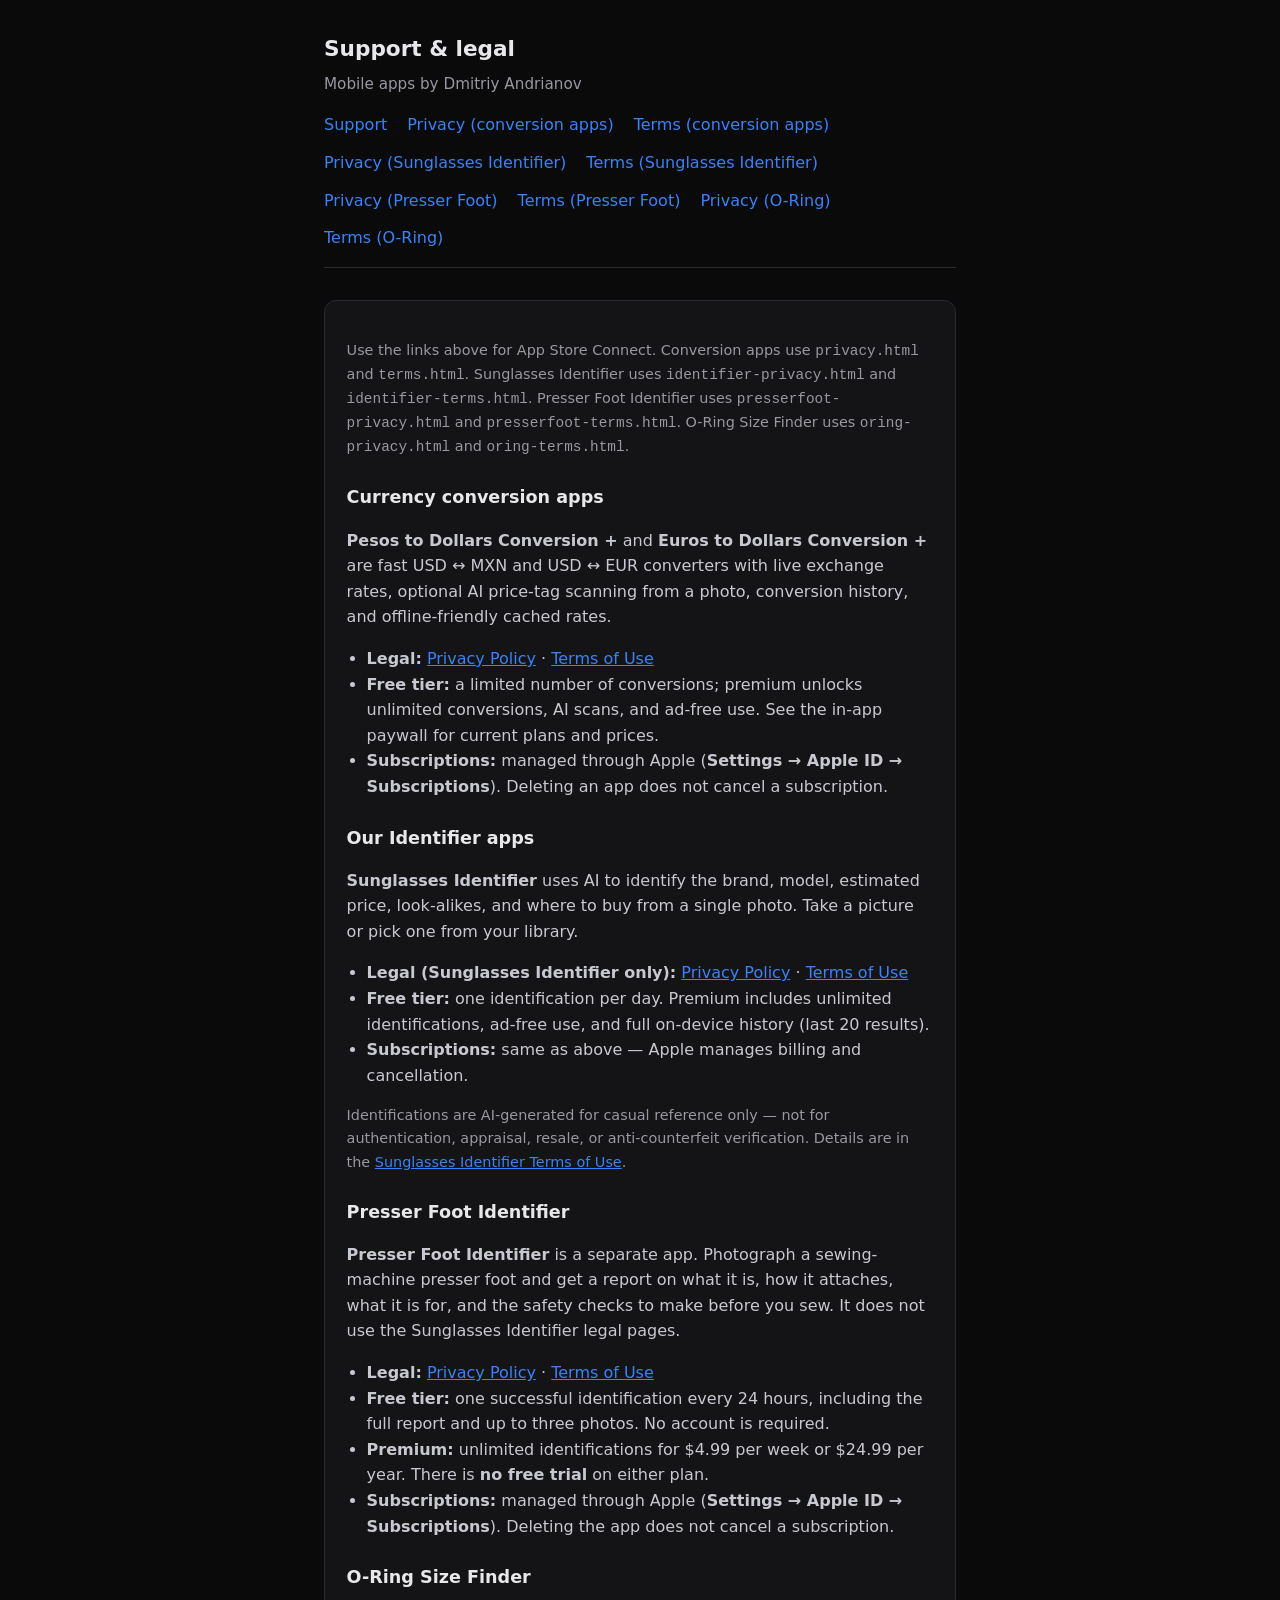
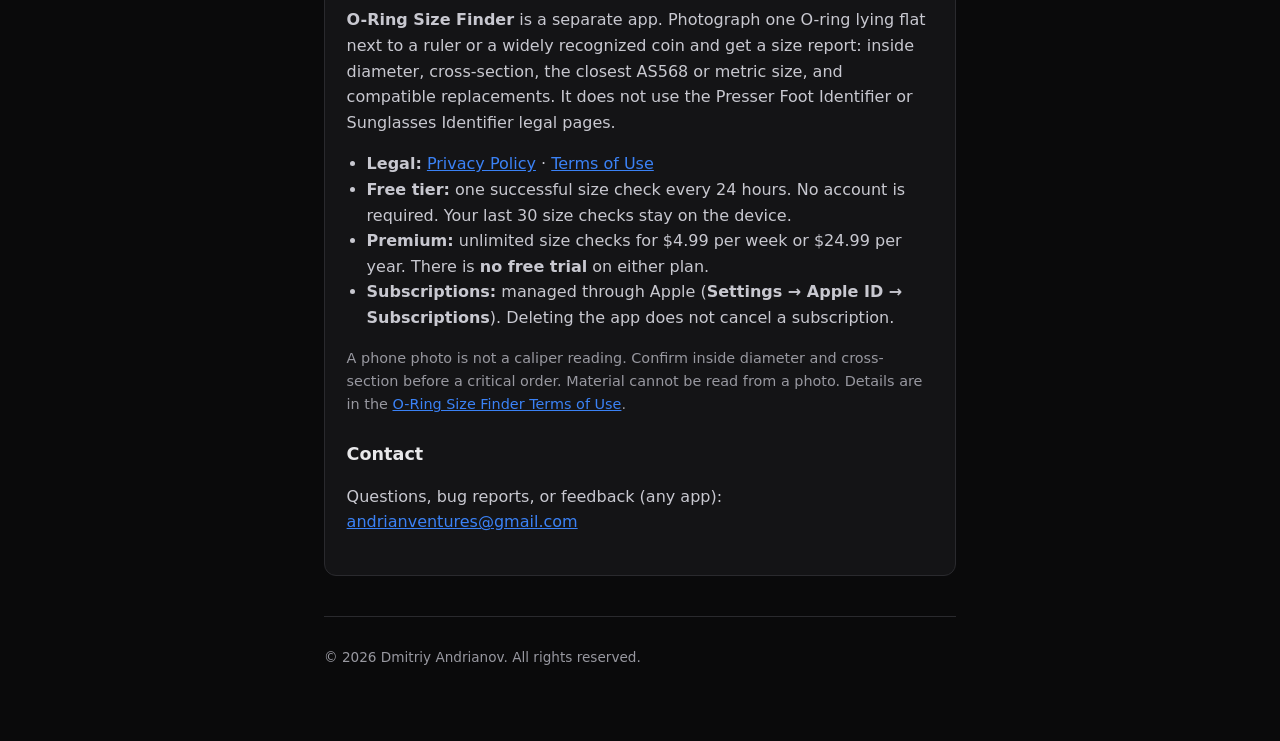
<file: index.html>
<!DOCTYPE html>
<html lang="en">
  <head>
    <meta charset="utf-8" />
    <meta name="viewport" content="width=device-width, initial-scale=1" />
    <title>Support — Dmitriy Andrianov Apps</title>
    <link rel="stylesheet" href="styles.css" />
  </head>
  <body>
    <div class="wrap">
      <header>
        <h1>Support &amp; legal</h1>
        <p>Mobile apps by Dmitriy Andrianov</p>
        <nav>
          <a href="index.html">Support</a>
          <a href="privacy.html">Privacy (conversion apps)</a>
          <a href="terms.html">Terms (conversion apps)</a>
          <a href="identifier-privacy.html">Privacy (Sunglasses Identifier)</a>
          <a href="identifier-terms.html">Terms (Sunglasses Identifier)</a>
          <a href="presserfoot-privacy.html">Privacy (Presser Foot)</a>
          <a href="presserfoot-terms.html">Terms (Presser Foot)</a>
          <a href="oring-privacy.html">Privacy (O-Ring)</a>
          <a href="oring-terms.html">Terms (O-Ring)</a>
        </nav>
      </header>

      <main>
        <p class="muted">
          Use the links above for App Store Connect. Conversion apps use <code>privacy.html</code> and
          <code>terms.html</code>. Sunglasses Identifier uses <code>identifier-privacy.html</code> and
          <code>identifier-terms.html</code>. Presser Foot Identifier uses
          <code>presserfoot-privacy.html</code> and <code>presserfoot-terms.html</code>. O-Ring Size Finder uses
          <code>oring-privacy.html</code> and <code>oring-terms.html</code>.
        </p>

        <h2>Currency conversion apps</h2>
        <p>
          <strong>Pesos to Dollars Conversion +</strong> and <strong>Euros to Dollars Conversion +</strong>
          are fast USD ↔ MXN and USD ↔ EUR converters with live exchange rates, optional AI price-tag
          scanning from a photo, conversion history, and offline-friendly cached rates.
        </p>
        <ul>
          <li>
            <strong>Legal:</strong>
            <a href="privacy.html">Privacy Policy</a> ·
            <a href="terms.html">Terms of Use</a>
          </li>
          <li>
            <strong>Free tier:</strong> a limited number of conversions; premium unlocks unlimited
            conversions, AI scans, and ad-free use. See the in-app paywall for current plans and prices.
          </li>
          <li>
            <strong>Subscriptions:</strong> managed through Apple (<strong>Settings → Apple ID →
            Subscriptions</strong>). Deleting an app does not cancel a subscription.
          </li>
        </ul>

        <h2>Our Identifier apps</h2>
        <p>
          <strong>Sunglasses Identifier</strong> uses AI to identify the brand, model, estimated price,
          look-alikes, and where to buy from a single photo. Take a picture or pick one from your library.
        </p>
        <ul>
          <li>
            <strong>Legal (Sunglasses Identifier only):</strong>
            <a href="identifier-privacy.html">Privacy Policy</a> ·
            <a href="identifier-terms.html">Terms of Use</a>
          </li>
          <li>
            <strong>Free tier:</strong> one identification per day. Premium includes unlimited
            identifications, ad-free use, and full on-device history (last 20 results).
          </li>
          <li>
            <strong>Subscriptions:</strong> same as above — Apple manages billing and cancellation.
          </li>
        </ul>
        <p class="muted">
          Identifications are AI-generated for casual reference only — not for authentication,
          appraisal, resale, or anti-counterfeit verification. Details are in the
          <a href="identifier-terms.html">Sunglasses Identifier Terms of Use</a>.
        </p>

        <h2>Presser Foot Identifier</h2>
        <p>
          <strong>Presser Foot Identifier</strong> is a separate app. Photograph a sewing-machine
          presser foot and get a report on what it is, how it attaches, what it is for, and the
          safety checks to make before you sew. It does not use the Sunglasses Identifier legal pages.
        </p>
        <ul>
          <li>
            <strong>Legal:</strong>
            <a href="presserfoot-privacy.html">Privacy Policy</a> ·
            <a href="presserfoot-terms.html">Terms of Use</a>
          </li>
          <li>
            <strong>Free tier:</strong> one successful identification every 24 hours, including the
            full report and up to three photos. No account is required.
          </li>
          <li>
            <strong>Premium:</strong> unlimited identifications for $4.99 per week or $24.99 per year.
            There is <strong>no free trial</strong> on either plan.
          </li>
          <li>
            <strong>Subscriptions:</strong> managed through Apple (<strong>Settings → Apple ID →
            Subscriptions</strong>). Deleting the app does not cancel a subscription.
          </li>
        </ul>

        <h2>O-Ring Size Finder</h2>
        <p>
          <strong>O-Ring Size Finder</strong> is a separate app. Photograph one O-ring lying flat next
          to a ruler or a widely recognized coin and get a size report: inside diameter, cross-section,
          the closest AS568 or metric size, and compatible replacements. It does not use the Presser
          Foot Identifier or Sunglasses Identifier legal pages.
        </p>
        <ul>
          <li>
            <strong>Legal:</strong>
            <a href="oring-privacy.html">Privacy Policy</a> ·
            <a href="oring-terms.html">Terms of Use</a>
          </li>
          <li>
            <strong>Free tier:</strong> one successful size check every 24 hours. No account is required.
            Your last 30 size checks stay on the device.
          </li>
          <li>
            <strong>Premium:</strong> unlimited size checks for $4.99 per week or $24.99 per year.
            There is <strong>no free trial</strong> on either plan.
          </li>
          <li>
            <strong>Subscriptions:</strong> managed through Apple (<strong>Settings → Apple ID →
            Subscriptions</strong>). Deleting the app does not cancel a subscription.
          </li>
        </ul>
        <p class="muted">
          A phone photo is not a caliper reading. Confirm inside diameter and cross-section before a
          critical order. Material cannot be read from a photo. Details are in the
          <a href="oring-terms.html">O-Ring Size Finder Terms of Use</a>.
        </p>

        <h2>Contact</h2>
        <p>
          Questions, bug reports, or feedback (any app):
          <br />
          <a href="mailto:andrianventures@gmail.com">andrianventures@gmail.com</a>
        </p>
      </main>

      <footer>
        <p>&copy; 2026 Dmitriy Andrianov. All rights reserved.</p>
      </footer>
    </div>
  </body>
</html>
</file>
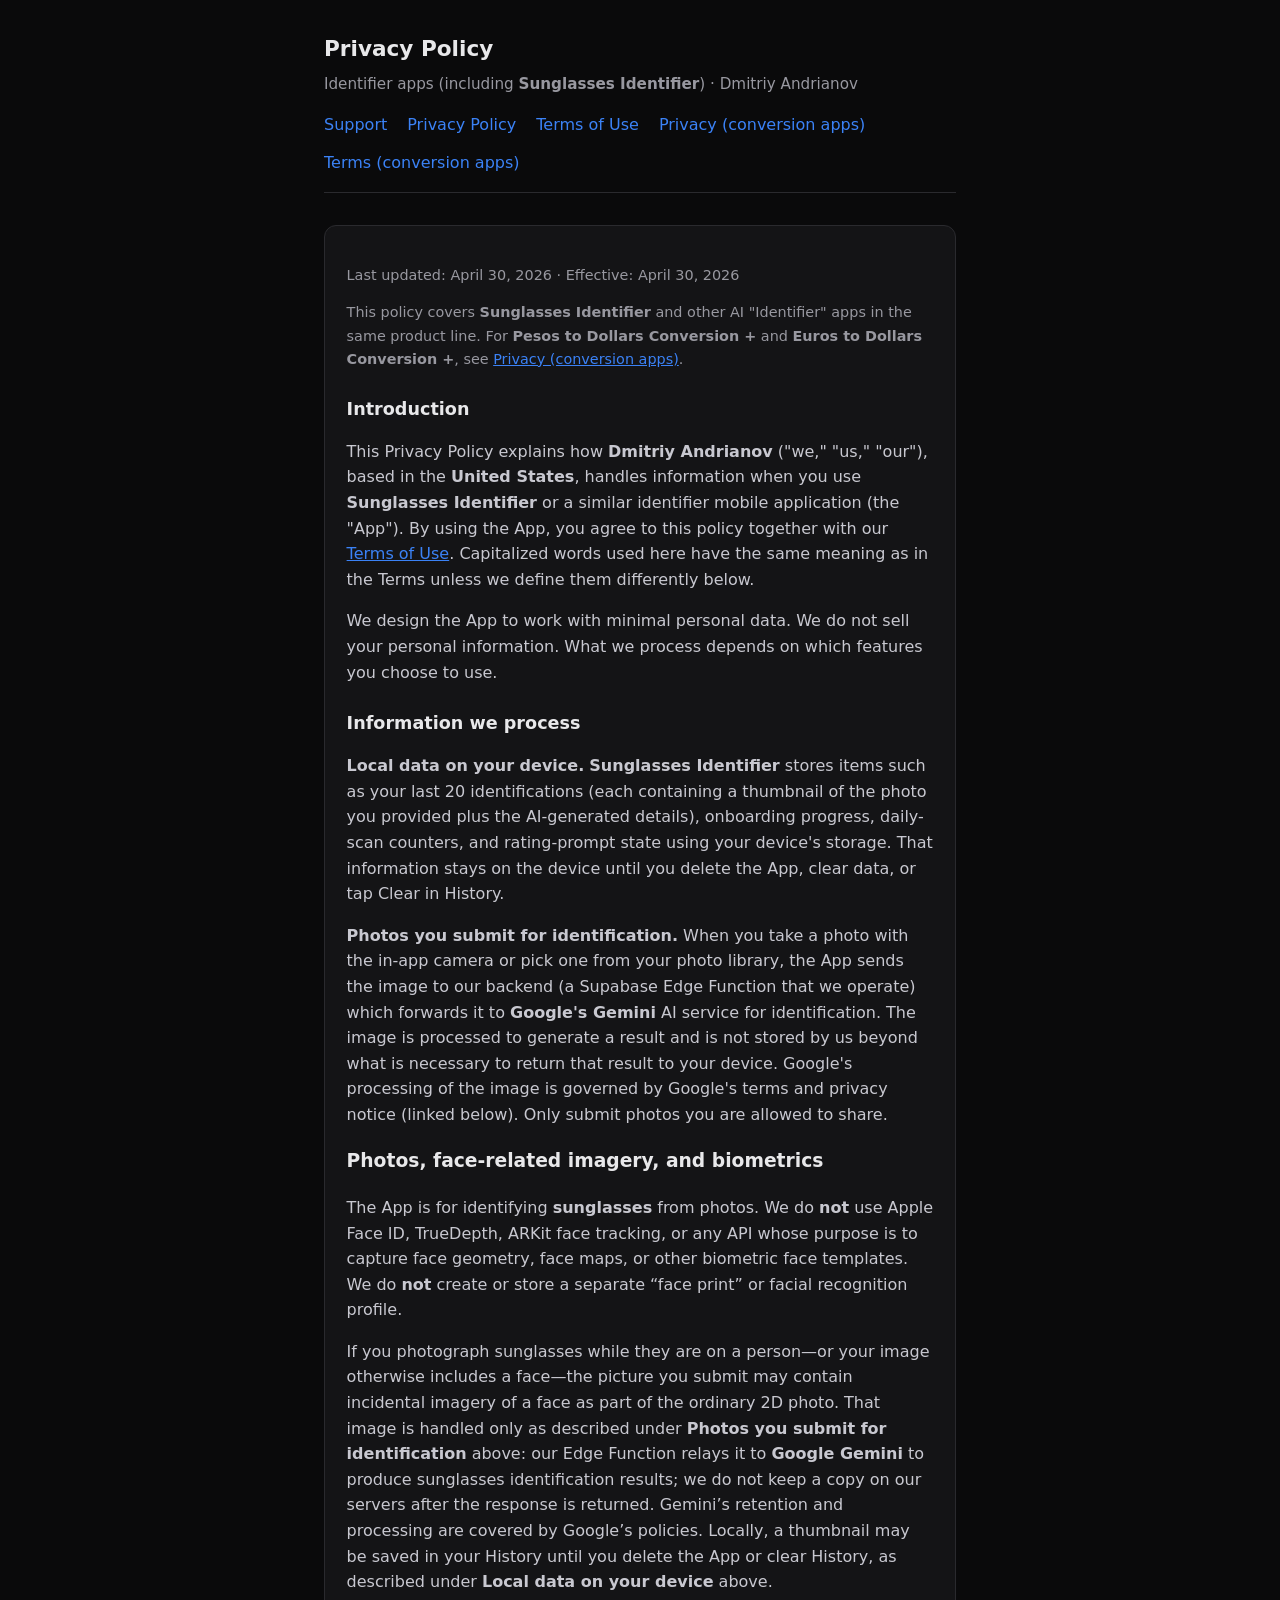
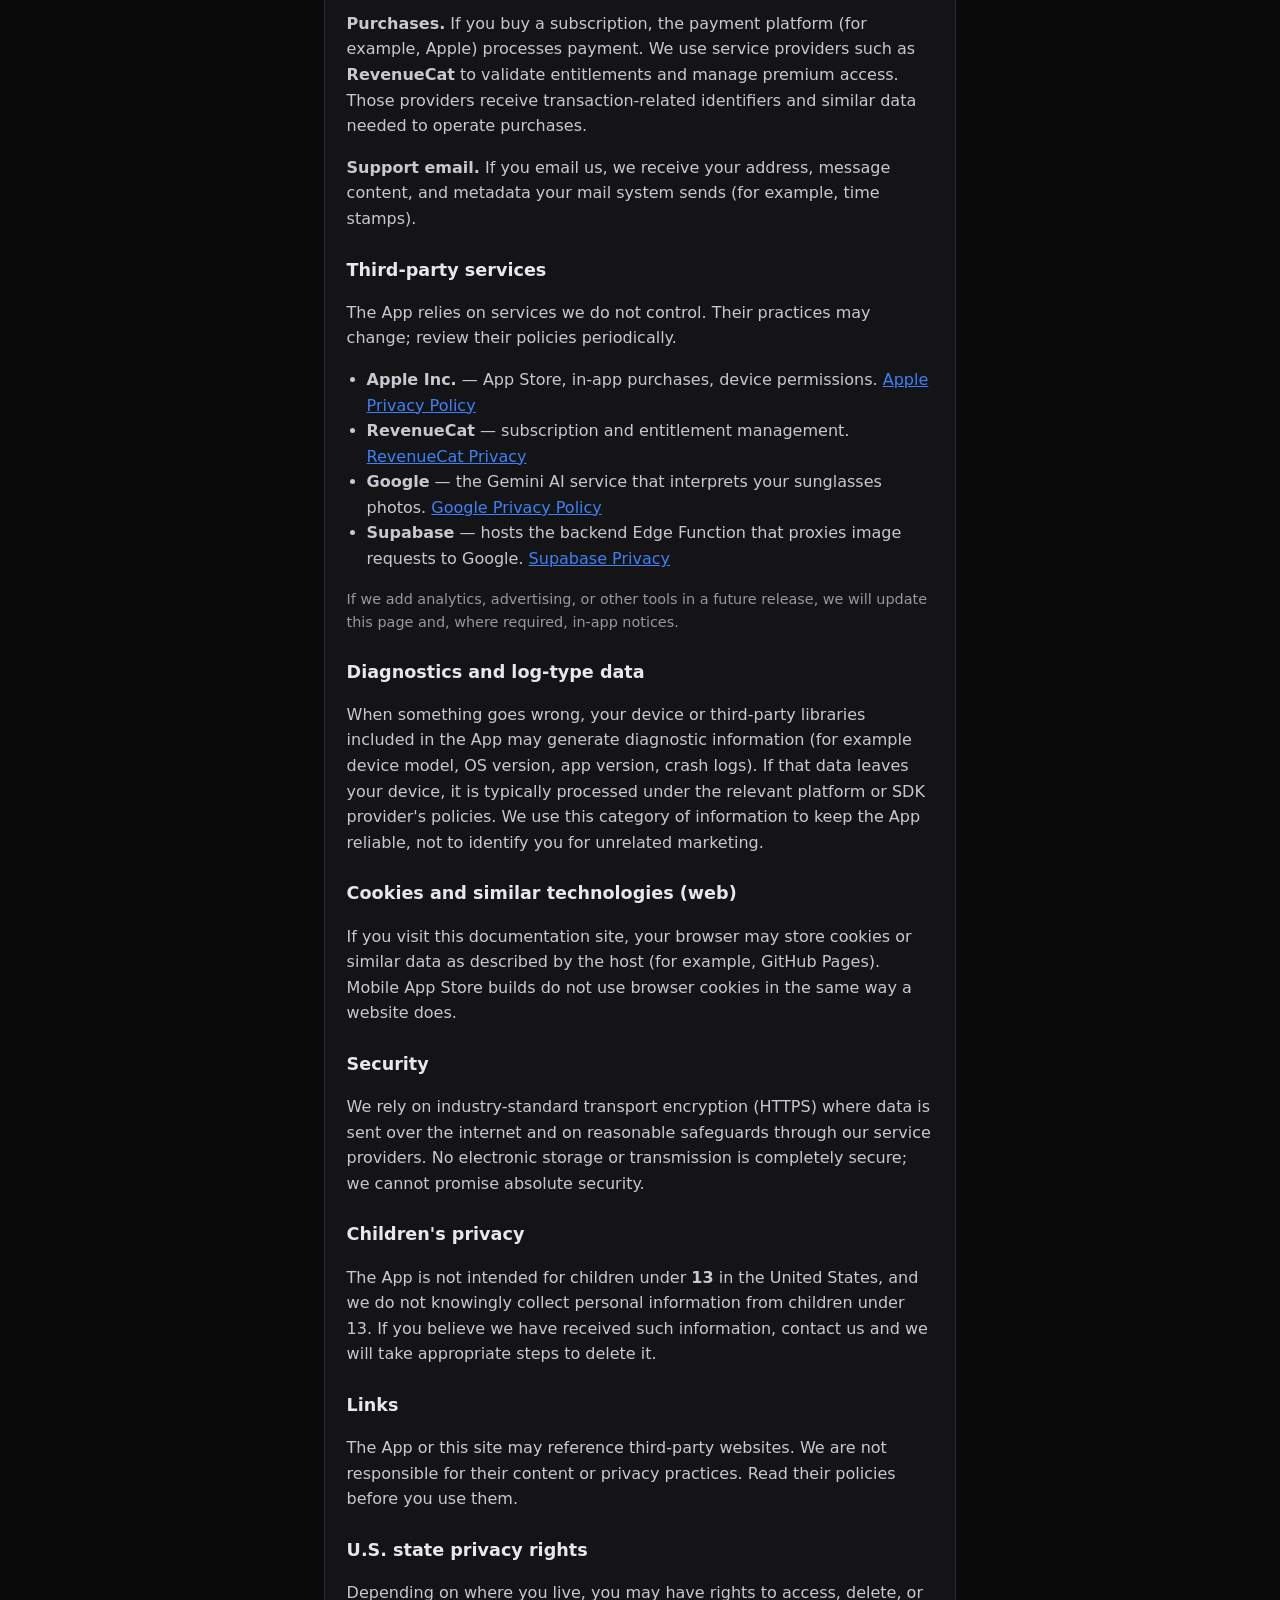
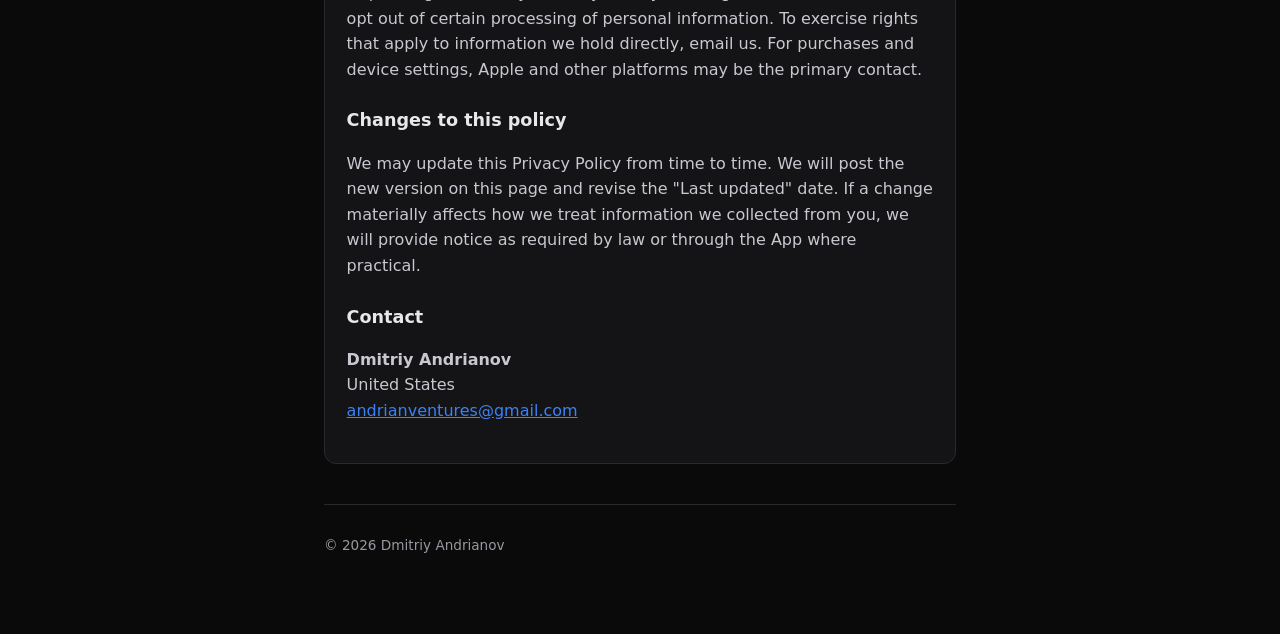
<file: identifier-privacy.html>
<!DOCTYPE html>
<html lang="en">
  <head>
    <meta charset="utf-8" />
    <meta name="viewport" content="width=device-width, initial-scale=1" />
    <title>Privacy Policy — Identifier Apps</title>
    <link rel="stylesheet" href="styles.css" />
  </head>
  <body>
    <div class="wrap">
      <header>
        <h1>Privacy Policy</h1>
        <p>
          Identifier apps (including <strong>Sunglasses Identifier</strong>) · Dmitriy Andrianov
        </p>
        <nav>
          <a href="index.html">Support</a>
          <a href="identifier-privacy.html">Privacy Policy</a>
          <a href="identifier-terms.html">Terms of Use</a>
          <a href="privacy.html">Privacy (conversion apps)</a>
          <a href="terms.html">Terms (conversion apps)</a>
        </nav>
      </header>

      <main>
        <p class="muted">Last updated: April 30, 2026 · Effective: April 30, 2026</p>

        <p class="muted">
          This policy covers <strong>Sunglasses Identifier</strong> and other AI &quot;Identifier&quot;
          apps in the same product line. For <strong>Pesos to Dollars Conversion +</strong> and
          <strong>Euros to Dollars Conversion +</strong>, see
          <a href="privacy.html">Privacy (conversion apps)</a>.
        </p>

        <h2>Introduction</h2>
        <p>
          This Privacy Policy explains how <strong>Dmitriy Andrianov</strong> ("we," "us," "our"),
          based in the <strong>United States</strong>, handles information when you use
          <strong>Sunglasses Identifier</strong> or a similar identifier mobile application (the "App").
          By using the App, you agree to this policy together with our
          <a href="identifier-terms.html">Terms of Use</a>.
          Capitalized words used here have the same meaning as in the Terms unless we define them
          differently below.
        </p>
        <p>
          We design the App to work with minimal personal data. We do not sell your personal
          information. What we process depends on which features you choose to use.
        </p>

        <h2>Information we process</h2>
        <p><strong>Local data on your device.</strong> <strong>Sunglasses Identifier</strong> stores
        items such as your last 20 identifications (each containing a thumbnail of the photo you
        provided plus the AI-generated details), onboarding progress, daily-scan counters, and
        rating-prompt state using your device's storage. That information stays on the device until
        you delete the App, clear data, or tap Clear in History.</p>

        <p><strong>Photos you submit for identification.</strong> When you take a photo with the
        in-app camera or pick one from your photo library, the App sends the image to our backend
        (a Supabase Edge Function that we operate) which forwards it to <strong>Google's Gemini</strong>
        AI service for identification. The image is processed to generate a result and is not stored
        by us beyond what is necessary to return that result to your device. Google's processing of
        the image is governed by Google's terms and privacy notice (linked below). Only submit
        photos you are allowed to share.</p>

        <h3>Photos, face-related imagery, and biometrics</h3>
        <p>
          The App is for identifying <strong>sunglasses</strong> from photos. We do <strong>not</strong>
          use Apple Face ID, TrueDepth, ARKit face tracking, or any API whose purpose is to capture
          face geometry, face maps, or other biometric face templates. We do <strong>not</strong>
          create or store a separate “face print” or facial recognition profile.
        </p>
        <p>
          If you photograph sunglasses while they are on a person—or your image otherwise includes
          a face—the picture you submit may contain incidental imagery of a face as part of the
          ordinary 2D photo. That image is handled only as described under
          <strong>Photos you submit for identification</strong> above: our Edge Function relays it to
          <strong>Google Gemini</strong> to produce sunglasses identification results; we do not keep
          a copy on our servers after the response is returned. Gemini’s retention and processing are
          covered by Google’s policies. Locally, a thumbnail may be saved in your History until you delete
          the App or clear History, as described under <strong>Local data on your device</strong> above.
        </p>

        <p><strong>Purchases.</strong> If you buy a subscription, the payment platform (for example,
        Apple) processes payment. We use service providers such as <strong>RevenueCat</strong> to
        validate entitlements and manage premium access. Those providers receive transaction-related
        identifiers and similar data needed to operate purchases.</p>

        <p><strong>Support email.</strong> If you email us, we receive your address, message
        content, and metadata your mail system sends (for example, time stamps).</p>

        <h2>Third-party services</h2>
        <p>The App relies on services we do not control. Their practices may change; review their
        policies periodically.</p>
        <ul>
          <li>
            <strong>Apple Inc.</strong> — App Store, in-app purchases, device permissions.
            <a href="https://www.apple.com/legal/privacy/" target="_blank" rel="noopener noreferrer">Apple Privacy Policy</a>
          </li>
          <li>
            <strong>RevenueCat</strong> — subscription and entitlement management.
            <a href="https://www.revenuecat.com/privacy" target="_blank" rel="noopener noreferrer">RevenueCat Privacy</a>
          </li>
          <li>
            <strong>Google</strong> — the Gemini AI service that interprets your sunglasses photos.
            <a href="https://policies.google.com/privacy" target="_blank" rel="noopener noreferrer">Google Privacy Policy</a>
          </li>
          <li>
            <strong>Supabase</strong> — hosts the backend Edge Function that proxies image
            requests to Google.
            <a href="https://supabase.com/privacy" target="_blank" rel="noopener noreferrer">Supabase Privacy</a>
          </li>
        </ul>
        <p class="muted">If we add analytics, advertising, or other tools in a future release, we will update this page and, where required, in-app notices.</p>

        <h2>Diagnostics and log-type data</h2>
        <p>
          When something goes wrong, your device or third-party libraries included in the App may
          generate diagnostic information (for example device model, OS version, app version, crash
          logs). If that data leaves your device, it is typically processed under the relevant
          platform or SDK provider's policies. We use this category of information to keep the App
          reliable, not to identify you for unrelated marketing.
        </p>

        <h2>Cookies and similar technologies (web)</h2>
        <p>
          If you visit this documentation site, your browser may store cookies or similar data as
          described by the host (for example, GitHub Pages). Mobile App Store builds do not use
          browser cookies in the same way a website does.
        </p>

        <h2>Security</h2>
        <p>
          We rely on industry-standard transport encryption (HTTPS) where data is sent over the
          internet and on reasonable safeguards through our service providers. No electronic
          storage or transmission is completely secure; we cannot promise absolute security.
        </p>

        <h2>Children's privacy</h2>
        <p>
          The App is not intended for children under <strong>13</strong> in the United States, and
          we do not knowingly collect personal information from children under 13. If you believe
          we have received such information, contact us and we will take appropriate steps to
          delete it.
        </p>

        <h2>Links</h2>
        <p>
          The App or this site may reference third-party websites. We are not responsible for their
          content or privacy practices. Read their policies before you use them.
        </p>

        <h2>U.S. state privacy rights</h2>
        <p>
          Depending on where you live, you may have rights to access, delete, or opt out of certain
          processing of personal information. To exercise rights that apply to information we hold
          directly, email us. For purchases and device settings, Apple and other platforms may be
          the primary contact.
        </p>

        <h2>Changes to this policy</h2>
        <p>
          We may update this Privacy Policy from time to time. We will post the new version on this
          page and revise the "Last updated" date. If a change materially affects how we treat
          information we collected from you, we will provide notice as required by law or through
          the App where practical.
        </p>

        <h2>Contact</h2>
        <p>
          <strong>Dmitriy Andrianov</strong><br />
          United States<br />
          <a href="mailto:andrianventures@gmail.com">andrianventures@gmail.com</a>
        </p>
      </main>

      <footer>
        <p>&copy; 2026 Dmitriy Andrianov</p>
      </footer>
    </div>
  </body>
</html>
</file>
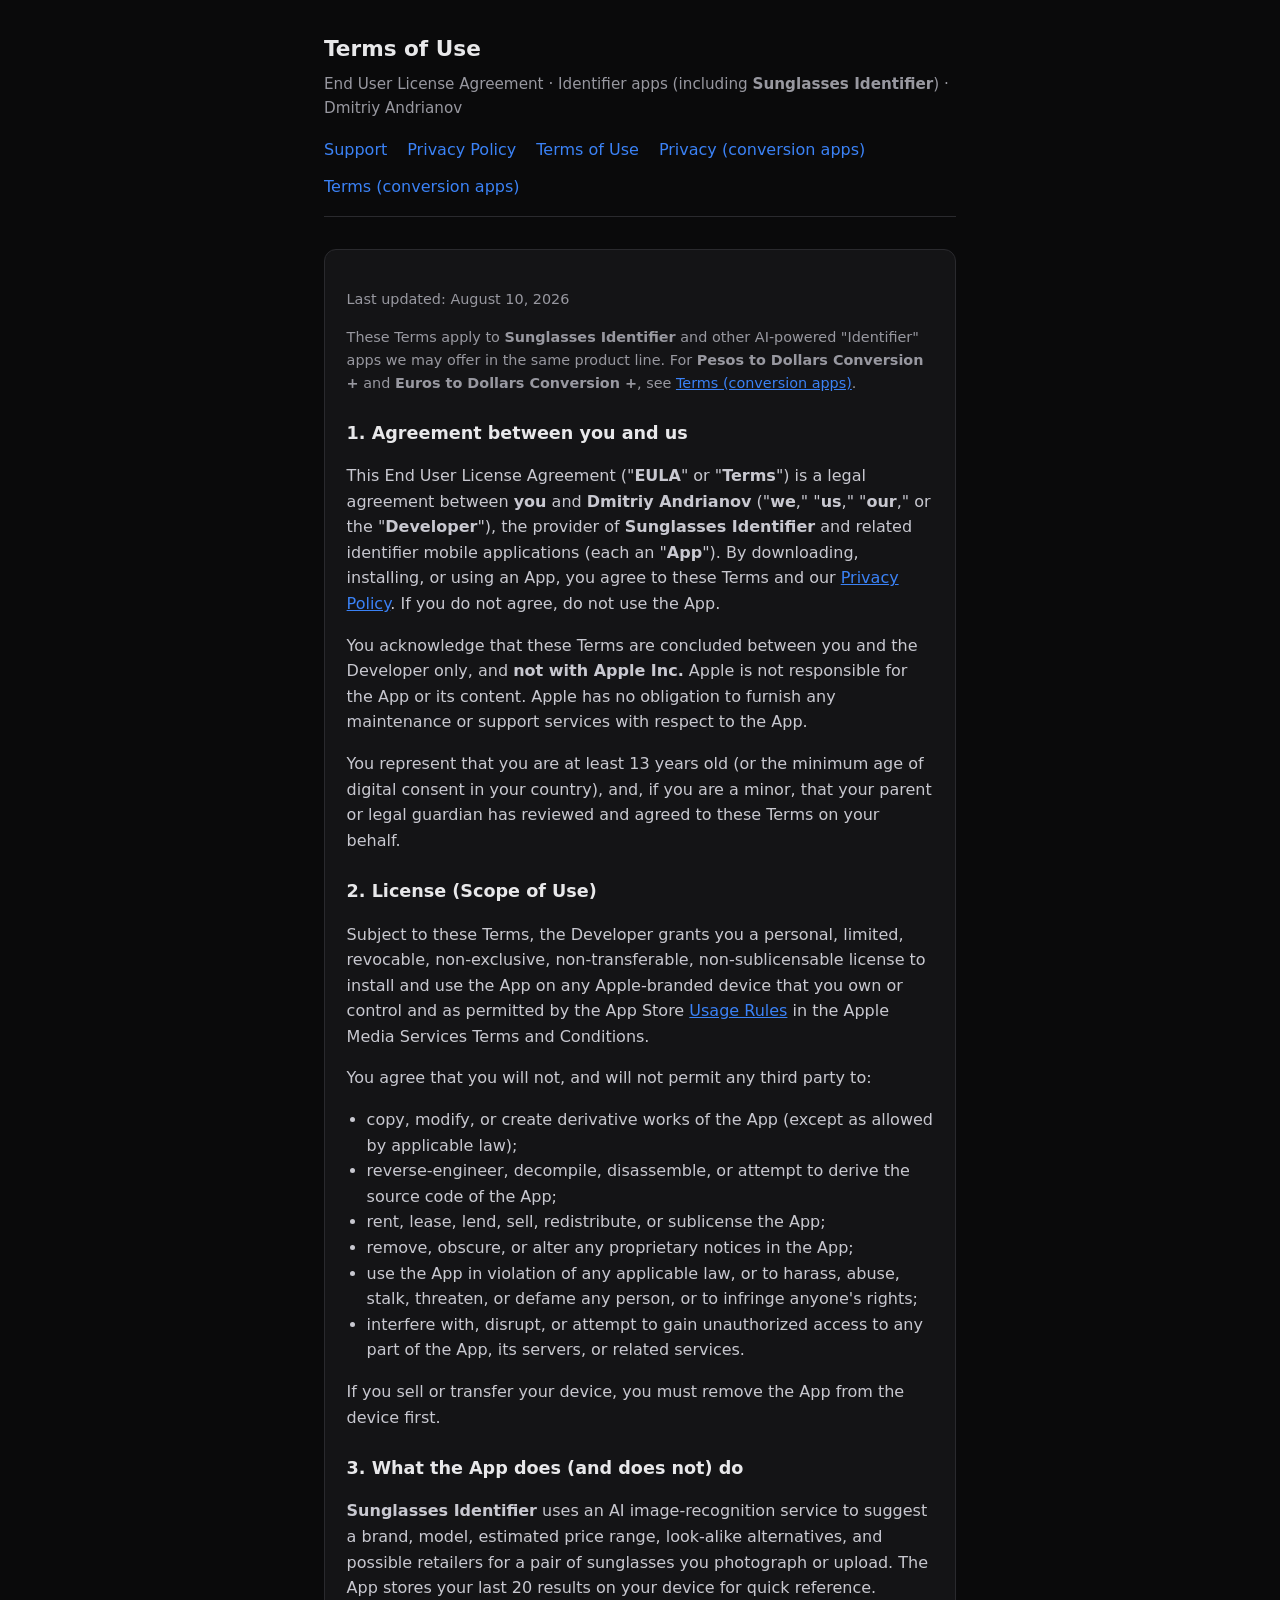
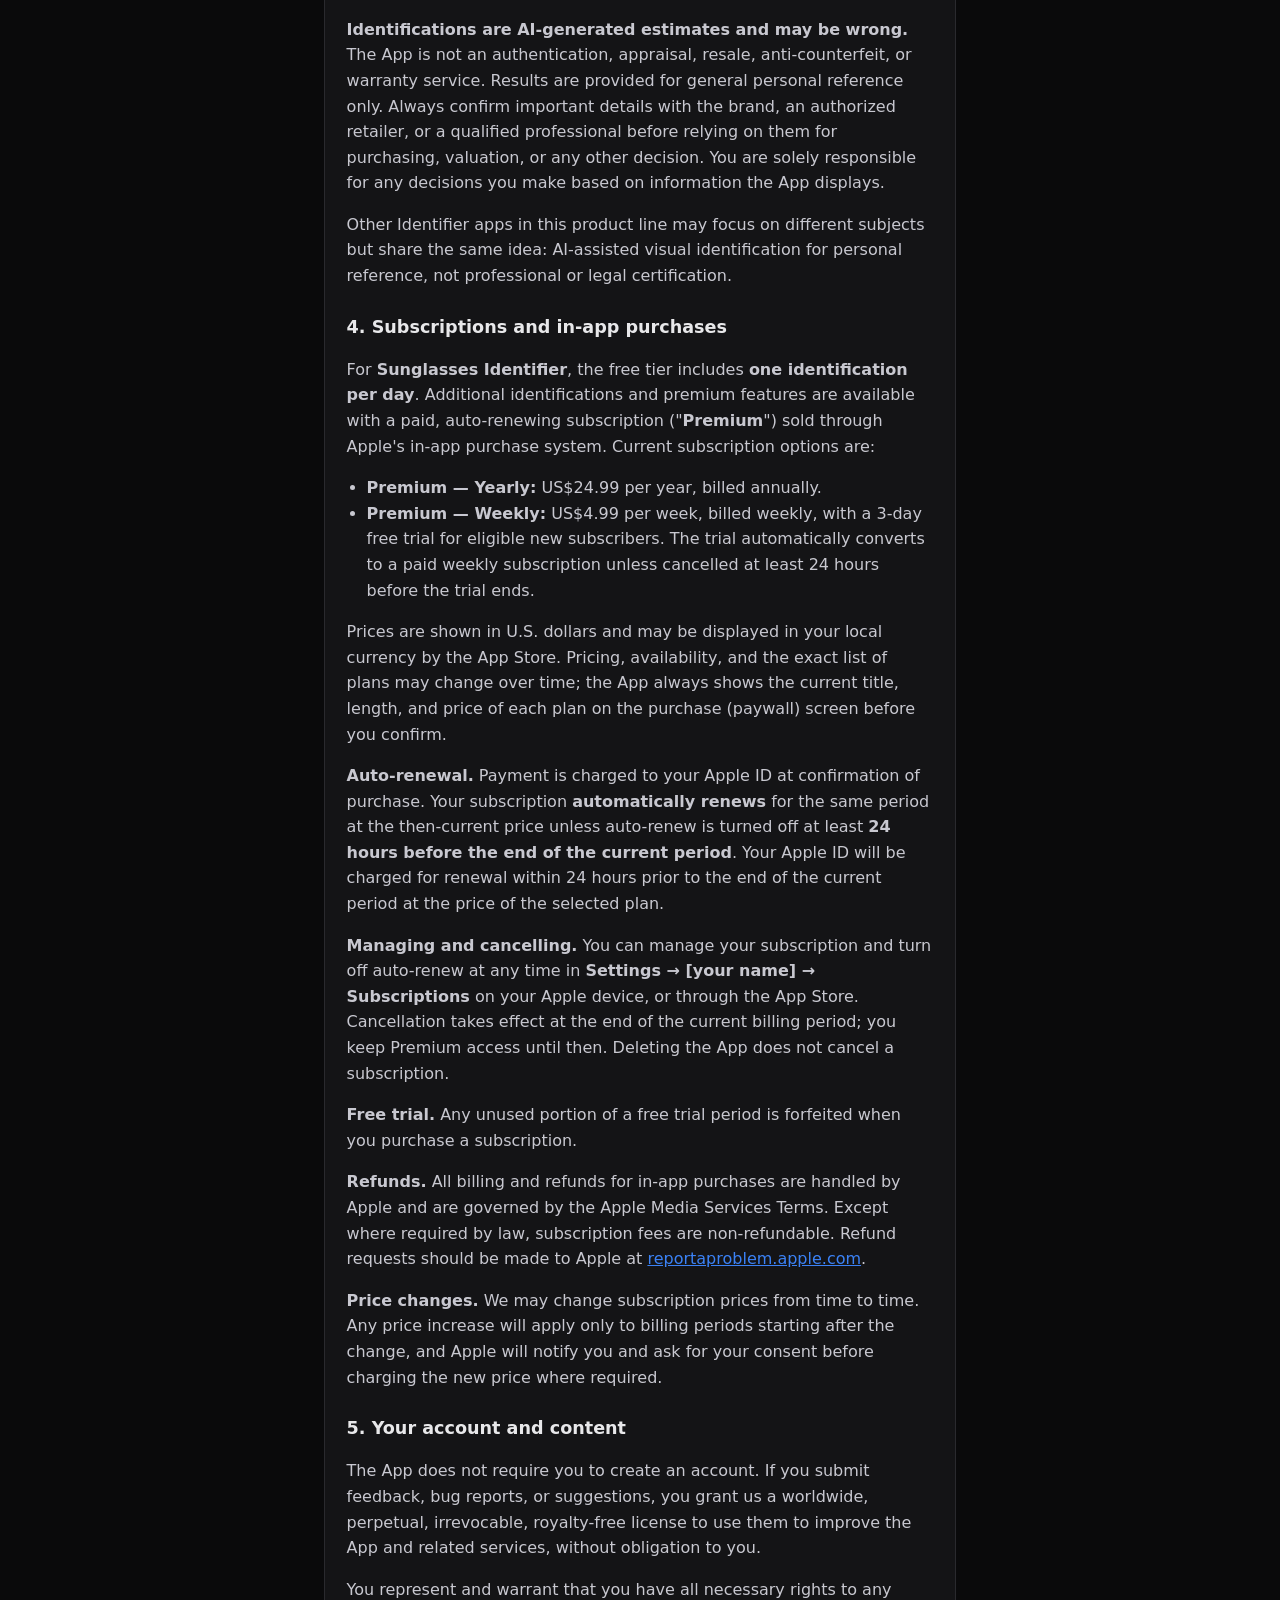
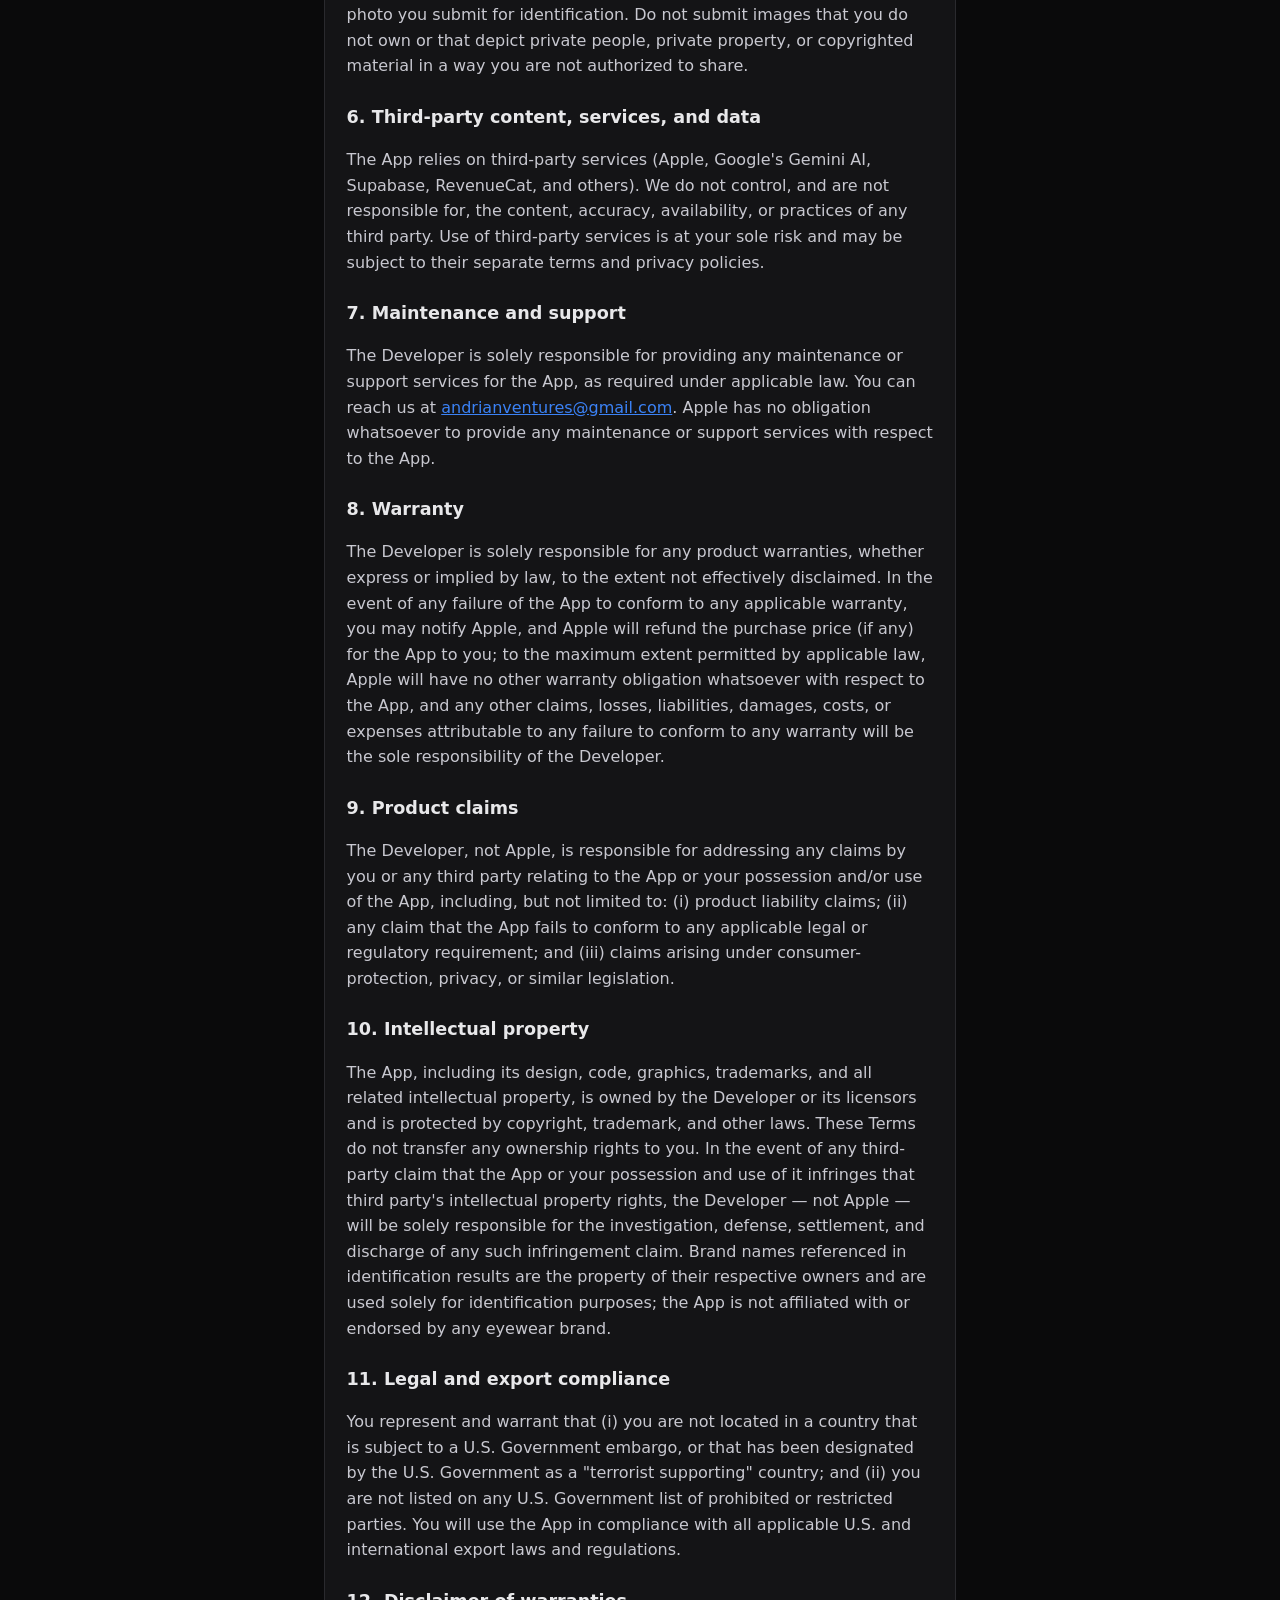
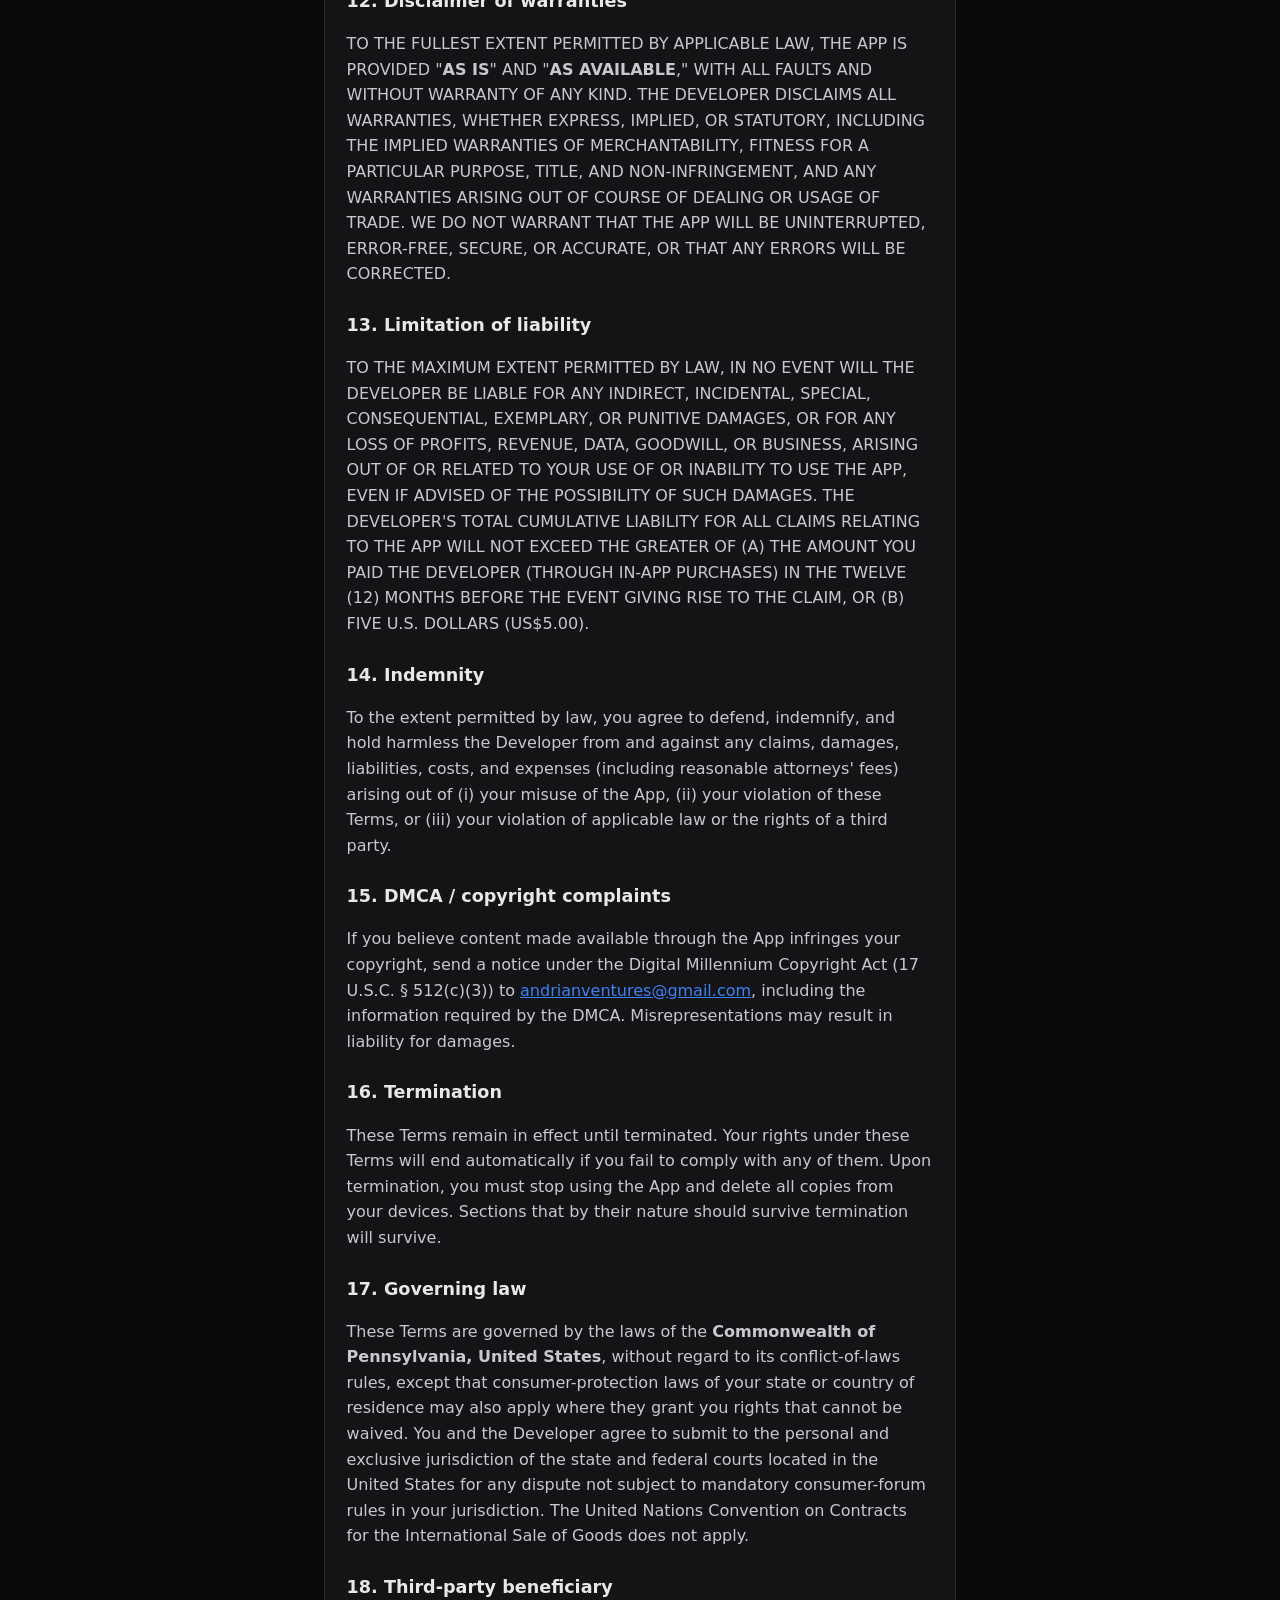
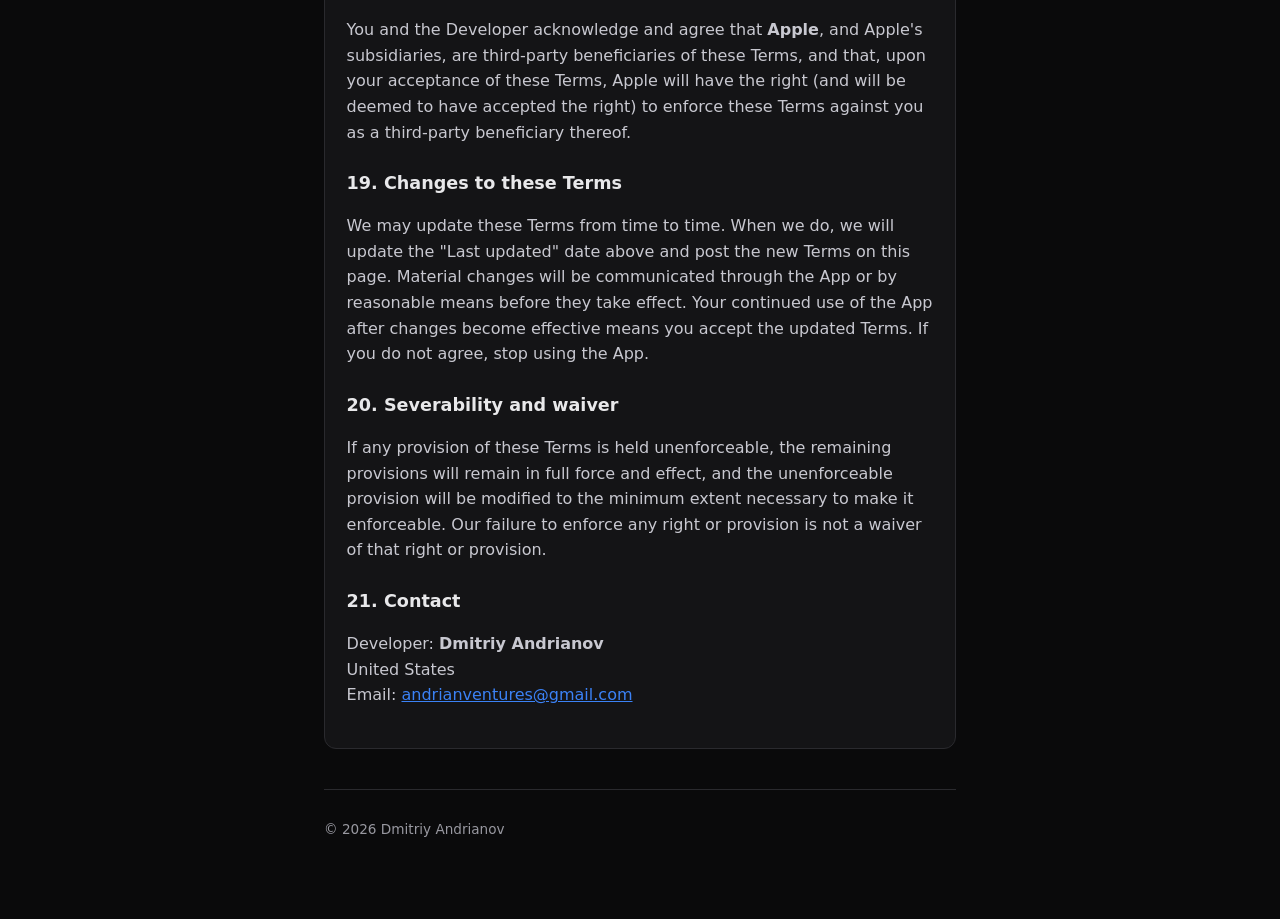
<file: identifier-terms.html>
<!DOCTYPE html>
<html lang="en">
  <head>
    <meta charset="utf-8" />
    <meta name="viewport" content="width=device-width, initial-scale=1" />
    <title>Terms of Use (EULA) — Identifier Apps</title>
    <link rel="stylesheet" href="styles.css" />
  </head>
  <body>
    <div class="wrap">
      <header>
        <h1>Terms of Use</h1>
        <p>
          End User License Agreement · Identifier apps (including <strong>Sunglasses Identifier</strong>)
          · Dmitriy Andrianov
        </p>
        <nav>
          <a href="index.html">Support</a>
          <a href="identifier-privacy.html">Privacy Policy</a>
          <a href="identifier-terms.html">Terms of Use</a>
          <a href="privacy.html">Privacy (conversion apps)</a>
          <a href="terms.html">Terms (conversion apps)</a>
        </nav>
      </header>

      <main>
        <p class="muted">Last updated: August 10, 2026</p>

        <p class="muted">
          These Terms apply to <strong>Sunglasses Identifier</strong> and other AI-powered
          &quot;Identifier&quot; apps we may offer in the same product line. For
          <strong>Pesos to Dollars Conversion +</strong> and <strong>Euros to Dollars Conversion
          +</strong>, see <a href="terms.html">Terms (conversion apps)</a>.
        </p>

        <h2>1. Agreement between you and us</h2>
        <p>
          This End User License Agreement ("<strong>EULA</strong>" or "<strong>Terms</strong>") is
          a legal agreement between <strong>you</strong> and <strong>Dmitriy Andrianov</strong>
          ("<strong>we</strong>," "<strong>us</strong>," "<strong>our</strong>," or the
          "<strong>Developer</strong>"), the provider of <strong>Sunglasses Identifier</strong> and
          related identifier mobile applications (each an "<strong>App</strong>"). By downloading,
          installing, or using an App, you agree to these Terms and our
          <a href="identifier-privacy.html">Privacy Policy</a>. If you do not agree, do not use the
          App.
        </p>
        <p>
          You acknowledge that these Terms are concluded between you and the Developer only, and
          <strong>not with Apple Inc.</strong> Apple is not responsible for the App or its content.
          Apple has no obligation to furnish any maintenance or support services with respect to
          the App.
        </p>
        <p>
          You represent that you are at least 13 years old (or the minimum age of digital consent
          in your country), and, if you are a minor, that your parent or legal guardian has
          reviewed and agreed to these Terms on your behalf.
        </p>

        <h2>2. License (Scope of Use)</h2>
        <p>
          Subject to these Terms, the Developer grants you a personal, limited, revocable,
          non-exclusive, non-transferable, non-sublicensable license to install and use the App on
          any Apple-branded device that you own or control and as permitted by the App Store
          <a href="https://www.apple.com/legal/internet-services/itunes/dev/stdeula/" target="_blank" rel="noopener">
          Usage Rules</a> in the Apple Media Services Terms and Conditions.
        </p>
        <p>You agree that you will not, and will not permit any third party to:</p>
        <ul>
          <li>copy, modify, or create derivative works of the App (except as allowed by applicable law);</li>
          <li>reverse-engineer, decompile, disassemble, or attempt to derive the source code of the App;</li>
          <li>rent, lease, lend, sell, redistribute, or sublicense the App;</li>
          <li>remove, obscure, or alter any proprietary notices in the App;</li>
          <li>use the App in violation of any applicable law, or to harass, abuse, stalk, threaten, or defame
          any person, or to infringe anyone's rights;</li>
          <li>interfere with, disrupt, or attempt to gain unauthorized access to any part of the App, its
          servers, or related services.</li>
        </ul>
        <p>If you sell or transfer your device, you must remove the App from the device first.</p>

        <h2>3. What the App does (and does not) do</h2>
        <p>
          <strong>Sunglasses Identifier</strong> uses an AI image-recognition service to suggest a
          brand, model, estimated price range, look-alike alternatives, and possible retailers for
          a pair of sunglasses you photograph or upload. The App stores your last 20 results on
          your device for quick reference.
        </p>
        <p>
          <strong>Identifications are AI-generated estimates and may be wrong.</strong> The App is
          not an authentication, appraisal, resale, anti-counterfeit, or warranty service. Results
          are provided for general personal reference only. Always confirm important details with
          the brand, an authorized retailer, or a qualified professional before relying on them
          for purchasing, valuation, or any other decision. You are solely responsible for any
          decisions you make based on information the App displays.
        </p>
        <p>
          Other Identifier apps in this product line may focus on different subjects but share the
          same idea: AI-assisted visual identification for personal reference, not professional or
          legal certification.
        </p>

        <h2>4. Subscriptions and in-app purchases</h2>
        <p>
          For <strong>Sunglasses Identifier</strong>, the free tier includes <strong>one identification
          per day</strong>. Additional identifications and premium features are available with a paid,
          auto-renewing subscription ("<strong>Premium</strong>") sold through Apple's in-app purchase
          system. Current subscription options are:
        </p>
        <ul>
          <li>
            <strong>Premium — Yearly:</strong> US$24.99 per year, billed annually.
          </li>
          <li>
            <strong>Premium — Weekly:</strong> US$4.99 per week, billed weekly, with a 3-day free
            trial for eligible new subscribers. The trial automatically converts to a paid weekly
            subscription unless cancelled at least 24 hours before the trial ends.
          </li>
        </ul>
        <p>
          Prices are shown in U.S. dollars and may be displayed in your local currency by the App
          Store. Pricing, availability, and the exact list of plans may change over time; the App
          always shows the current title, length, and price of each plan on the purchase (paywall)
          screen before you confirm.
        </p>
        <p>
          <strong>Auto-renewal.</strong> Payment is charged to your Apple ID at confirmation of
          purchase. Your subscription <strong>automatically renews</strong> for the same period at
          the then-current price unless auto-renew is turned off at least <strong>24 hours before
          the end of the current period</strong>. Your Apple ID will be charged for renewal within
          24 hours prior to the end of the current period at the price of the selected plan.
        </p>
        <p>
          <strong>Managing and cancelling.</strong> You can manage your subscription and turn off
          auto-renew at any time in <strong>Settings → [your name] → Subscriptions</strong> on your
          Apple device, or through the App Store. Cancellation takes effect at the end of the
          current billing period; you keep Premium access until then. Deleting the App does not
          cancel a subscription.
        </p>
        <p>
          <strong>Free trial.</strong> Any unused portion of a free trial period is forfeited when
          you purchase a subscription.
        </p>
        <p>
          <strong>Refunds.</strong> All billing and refunds for in-app purchases are handled by
          Apple and are governed by the Apple Media Services Terms. Except where required by law,
          subscription fees are non-refundable. Refund requests should be made to Apple at
          <a href="https://reportaproblem.apple.com" target="_blank" rel="noopener">reportaproblem.apple.com</a>.
        </p>
        <p>
          <strong>Price changes.</strong> We may change subscription prices from time to time. Any
          price increase will apply only to billing periods starting after the change, and Apple
          will notify you and ask for your consent before charging the new price where required.
        </p>

        <h2>5. Your account and content</h2>
        <p>
          The App does not require you to create an account. If you submit feedback, bug reports,
          or suggestions, you grant us a worldwide, perpetual, irrevocable, royalty-free license
          to use them to improve the App and related services, without obligation to you.
        </p>
        <p>
          You represent and warrant that you have all necessary rights to any photo you submit for
          identification. Do not submit images that you do not own or that depict private people,
          private property, or copyrighted material in a way you are not authorized to share.
        </p>

        <h2>6. Third-party content, services, and data</h2>
        <p>
          The App relies on third-party services (Apple, Google's Gemini AI, Supabase, RevenueCat,
          and others). We do not control, and are not responsible for, the content, accuracy,
          availability, or practices of any third party. Use of third-party services is at your
          sole risk and may be subject to their separate terms and privacy policies.
        </p>

        <h2>7. Maintenance and support</h2>
        <p>
          The Developer is solely responsible for providing any maintenance or support services for
          the App, as required under applicable law. You can reach us at
          <a href="mailto:andrianventures@gmail.com">andrianventures@gmail.com</a>. Apple has no
          obligation whatsoever to provide any maintenance or support services with respect to the
          App.
        </p>

        <h2>8. Warranty</h2>
        <p>
          The Developer is solely responsible for any product warranties, whether express or
          implied by law, to the extent not effectively disclaimed. In the event of any failure of
          the App to conform to any applicable warranty, you may notify Apple, and Apple will
          refund the purchase price (if any) for the App to you; to the maximum extent permitted
          by applicable law, Apple will have no other warranty obligation whatsoever with respect
          to the App, and any other claims, losses, liabilities, damages, costs, or expenses
          attributable to any failure to conform to any warranty will be the sole responsibility of
          the Developer.
        </p>

        <h2>9. Product claims</h2>
        <p>
          The Developer, not Apple, is responsible for addressing any claims by you or any third
          party relating to the App or your possession and/or use of the App, including, but not
          limited to: (i) product liability claims; (ii) any claim that the App fails to conform to
          any applicable legal or regulatory requirement; and (iii) claims arising under
          consumer-protection, privacy, or similar legislation.
        </p>

        <h2>10. Intellectual property</h2>
        <p>
          The App, including its design, code, graphics, trademarks, and all related intellectual
          property, is owned by the Developer or its licensors and is protected by copyright,
          trademark, and other laws. These Terms do not transfer any ownership rights to you. In
          the event of any third-party claim that the App or your possession and use of it
          infringes that third party's intellectual property rights, the Developer — not Apple —
          will be solely responsible for the investigation, defense, settlement, and discharge of
          any such infringement claim. Brand names referenced in identification results are the
          property of their respective owners and are used solely for identification purposes; the
          App is not affiliated with or endorsed by any eyewear brand.
        </p>

        <h2>11. Legal and export compliance</h2>
        <p>
          You represent and warrant that (i) you are not located in a country that is subject to a
          U.S. Government embargo, or that has been designated by the U.S. Government as a
          "terrorist supporting" country; and (ii) you are not listed on any U.S. Government list
          of prohibited or restricted parties. You will use the App in compliance with all
          applicable U.S. and international export laws and regulations.
        </p>

        <h2>12. Disclaimer of warranties</h2>
        <p>
          TO THE FULLEST EXTENT PERMITTED BY APPLICABLE LAW, THE APP IS PROVIDED "<strong>AS IS</strong>" AND
          "<strong>AS AVAILABLE</strong>," WITH ALL FAULTS AND WITHOUT WARRANTY OF ANY KIND. THE DEVELOPER
          DISCLAIMS ALL WARRANTIES, WHETHER EXPRESS, IMPLIED, OR STATUTORY, INCLUDING THE IMPLIED
          WARRANTIES OF MERCHANTABILITY, FITNESS FOR A PARTICULAR PURPOSE, TITLE, AND NON-INFRINGEMENT, AND
          ANY WARRANTIES ARISING OUT OF COURSE OF DEALING OR USAGE OF TRADE. WE DO NOT WARRANT THAT THE APP
          WILL BE UNINTERRUPTED, ERROR-FREE, SECURE, OR ACCURATE, OR THAT ANY ERRORS WILL BE CORRECTED.
        </p>

        <h2>13. Limitation of liability</h2>
        <p>
          TO THE MAXIMUM EXTENT PERMITTED BY LAW, IN NO EVENT WILL THE DEVELOPER BE LIABLE FOR ANY INDIRECT,
          INCIDENTAL, SPECIAL, CONSEQUENTIAL, EXEMPLARY, OR PUNITIVE DAMAGES, OR FOR ANY LOSS OF PROFITS,
          REVENUE, DATA, GOODWILL, OR BUSINESS, ARISING OUT OF OR RELATED TO YOUR USE OF OR INABILITY TO USE
          THE APP, EVEN IF ADVISED OF THE POSSIBILITY OF SUCH DAMAGES. THE DEVELOPER'S TOTAL CUMULATIVE
          LIABILITY FOR ALL CLAIMS RELATING TO THE APP WILL NOT EXCEED THE GREATER OF (A) THE AMOUNT YOU
          PAID THE DEVELOPER (THROUGH IN-APP PURCHASES) IN THE TWELVE (12) MONTHS BEFORE THE EVENT GIVING
          RISE TO THE CLAIM, OR (B) FIVE U.S. DOLLARS (US$5.00).
        </p>

        <h2>14. Indemnity</h2>
        <p>
          To the extent permitted by law, you agree to defend, indemnify, and hold harmless the
          Developer from and against any claims, damages, liabilities, costs, and expenses
          (including reasonable attorneys' fees) arising out of (i) your misuse of the App,
          (ii) your violation of these Terms, or (iii) your violation of applicable law or the
          rights of a third party.
        </p>

        <h2>15. DMCA / copyright complaints</h2>
        <p>
          If you believe content made available through the App infringes your copyright, send a
          notice under the Digital Millennium Copyright Act (17 U.S.C. § 512(c)(3)) to
          <a href="mailto:andrianventures@gmail.com">andrianventures@gmail.com</a>, including the
          information required by the DMCA. Misrepresentations may result in liability for damages.
        </p>

        <h2>16. Termination</h2>
        <p>
          These Terms remain in effect until terminated. Your rights under these Terms will end
          automatically if you fail to comply with any of them. Upon termination, you must stop
          using the App and delete all copies from your devices. Sections that by their nature
          should survive termination will survive.
        </p>

        <h2>17. Governing law</h2>
        <p>
          These Terms are governed by the laws of the <strong>Commonwealth of Pennsylvania,
          United States</strong>, without regard to its conflict-of-laws rules, except that
          consumer-protection laws of your state or country of residence may also apply where they
          grant you rights that cannot be waived. You and the Developer agree to submit to the
          personal and exclusive jurisdiction of the state and federal courts located in the United
          States for any dispute not subject to mandatory consumer-forum rules in your jurisdiction.
          The United Nations Convention on Contracts for the International Sale of Goods does not
          apply.
        </p>

        <h2>18. Third-party beneficiary</h2>
        <p>
          You and the Developer acknowledge and agree that <strong>Apple</strong>, and Apple's
          subsidiaries, are third-party beneficiaries of these Terms, and that, upon your
          acceptance of these Terms, Apple will have the right (and will be deemed to have
          accepted the right) to enforce these Terms against you as a third-party beneficiary
          thereof.
        </p>

        <h2>19. Changes to these Terms</h2>
        <p>
          We may update these Terms from time to time. When we do, we will update the "Last
          updated" date above and post the new Terms on this page. Material changes will be
          communicated through the App or by reasonable means before they take effect. Your
          continued use of the App after changes become effective means you accept the updated
          Terms. If you do not agree, stop using the App.
        </p>

        <h2>20. Severability and waiver</h2>
        <p>
          If any provision of these Terms is held unenforceable, the remaining provisions will
          remain in full force and effect, and the unenforceable provision will be modified to the
          minimum extent necessary to make it enforceable. Our failure to enforce any right or
          provision is not a waiver of that right or provision.
        </p>

        <h2>21. Contact</h2>
        <p>
          Developer: <strong>Dmitriy Andrianov</strong><br />
          United States<br />
          Email: <a href="mailto:andrianventures@gmail.com">andrianventures@gmail.com</a>
        </p>
      </main>

      <footer>
        <p>&copy; 2026 Dmitriy Andrianov</p>
      </footer>
    </div>
  </body>
</html>
</file>
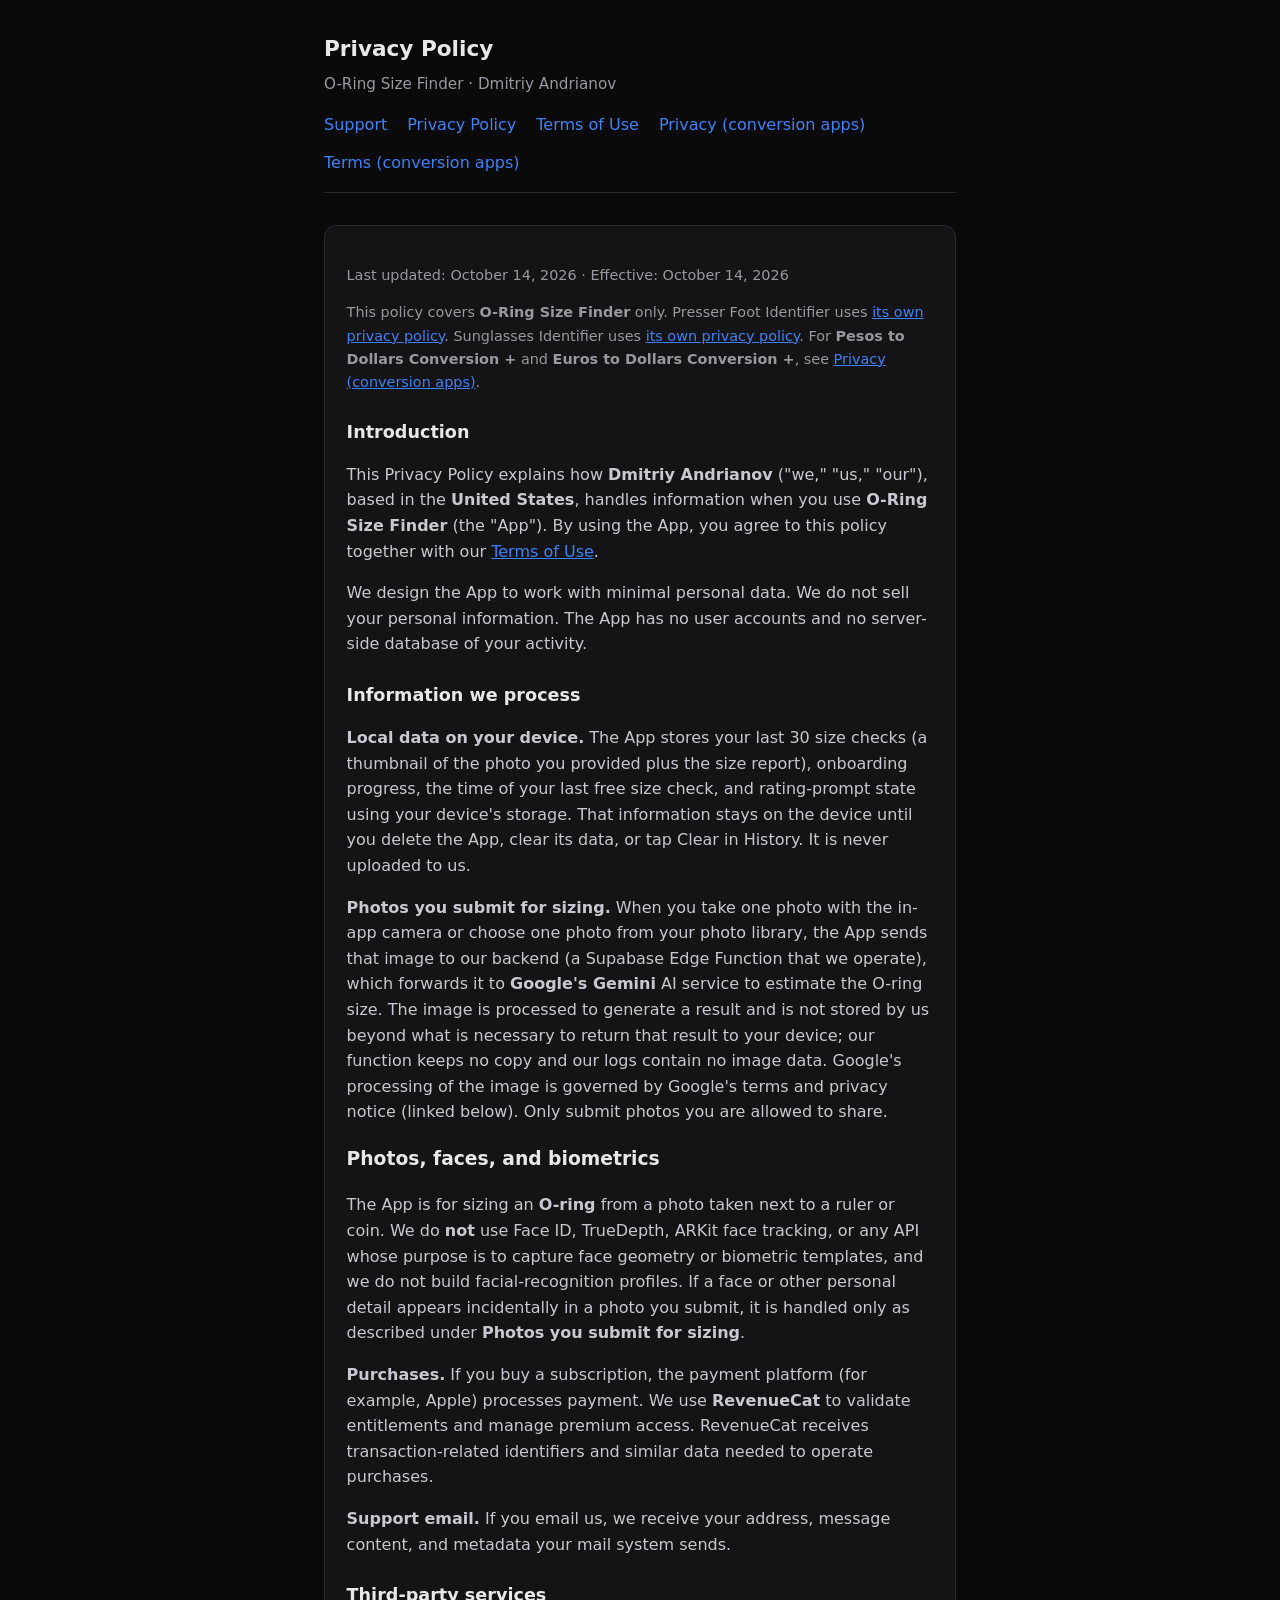
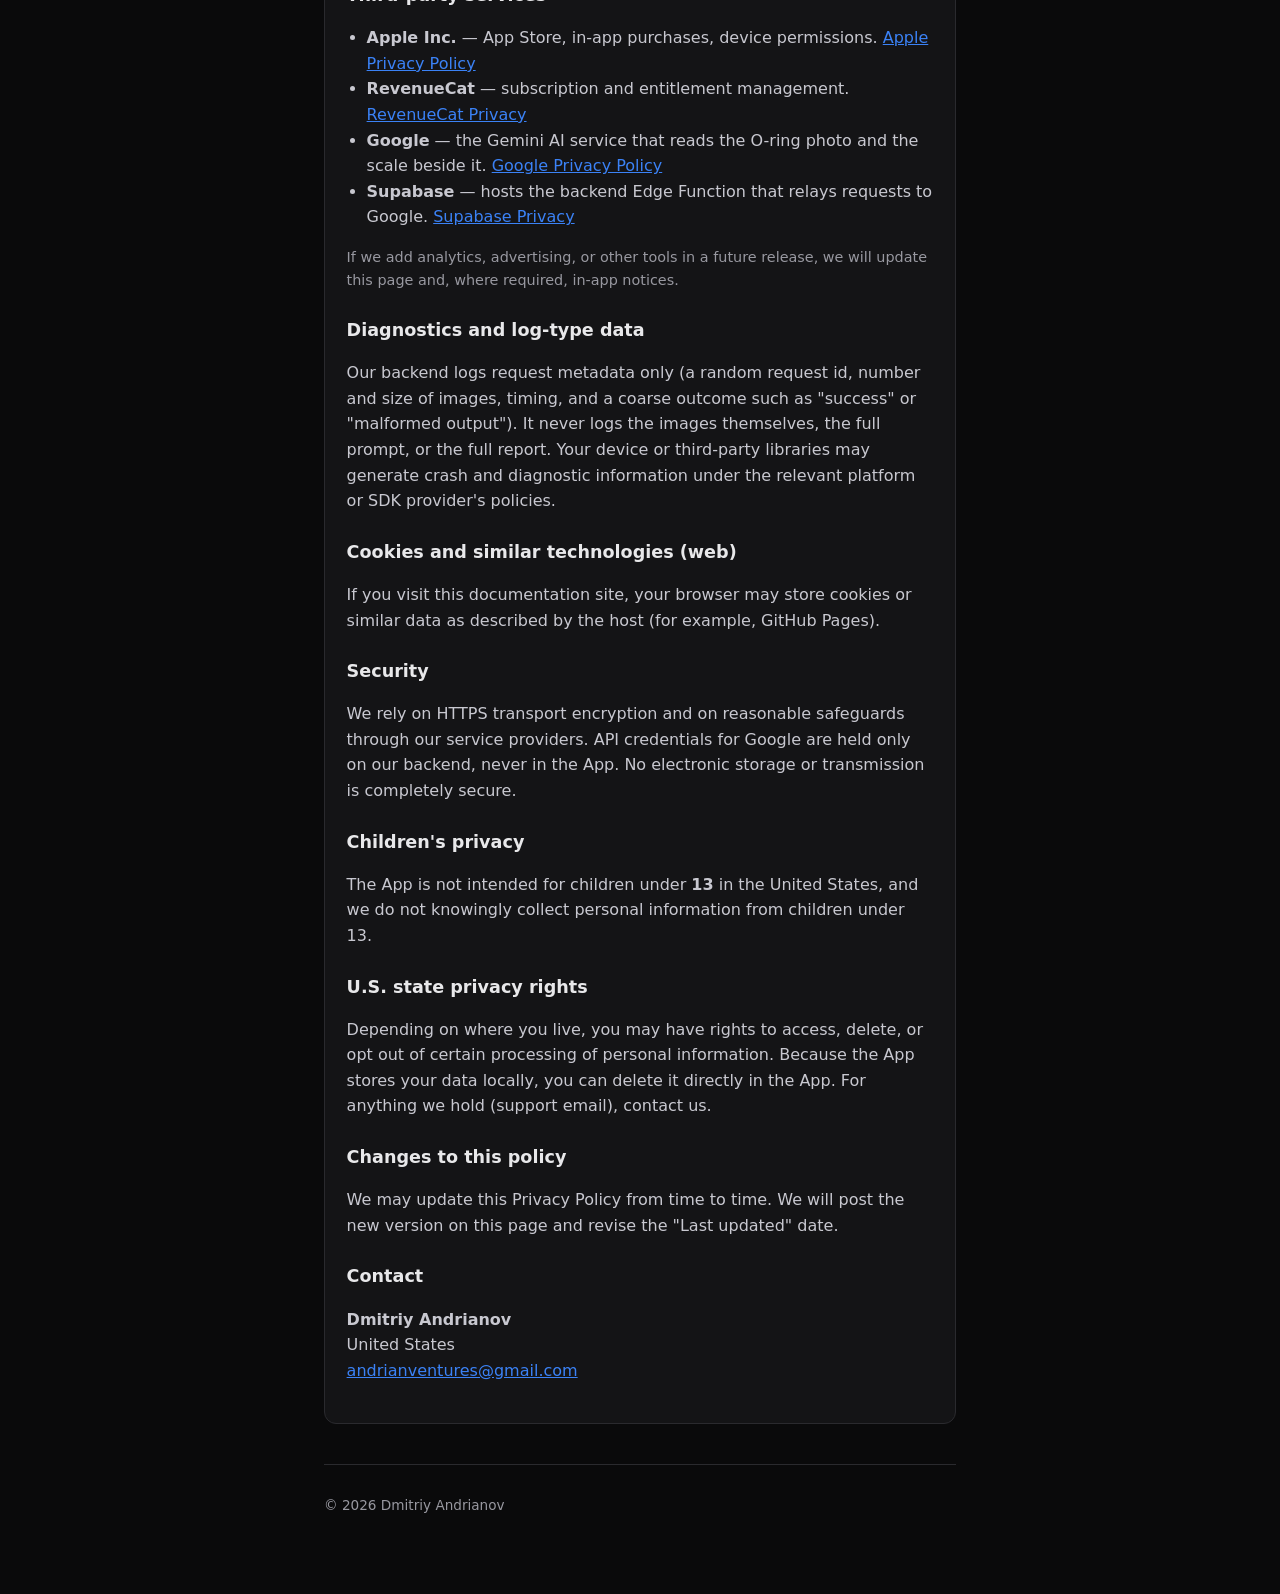
<file: oring-privacy.html>
<!DOCTYPE html>
<html lang="en">
  <head>
    <meta charset="utf-8" />
    <meta name="viewport" content="width=device-width, initial-scale=1" />
    <title>Privacy Policy — O-Ring Size Finder</title>
    <link rel="stylesheet" href="styles.css" />
  </head>
  <body>
    <div class="wrap">
      <header>
        <h1>Privacy Policy</h1>
        <p>
          O-Ring Size Finder · Dmitriy Andrianov
        </p>
        <nav>
          <a href="index.html">Support</a>
          <a href="oring-privacy.html">Privacy Policy</a>
          <a href="oring-terms.html">Terms of Use</a>
          <a href="privacy.html">Privacy (conversion apps)</a>
          <a href="terms.html">Terms (conversion apps)</a>
        </nav>
      </header>

      <main>
        <p class="muted">Last updated: October 14, 2026 · Effective: October 14, 2026</p>

        <p class="muted">
          This policy covers <strong>O-Ring Size Finder</strong> only. Presser Foot Identifier uses
          <a href="presserfoot-privacy.html">its own privacy policy</a>. Sunglasses Identifier uses
          <a href="identifier-privacy.html">its own privacy policy</a>. For
          <strong>Pesos to Dollars Conversion +</strong> and
          <strong>Euros to Dollars Conversion +</strong>, see
          <a href="privacy.html">Privacy (conversion apps)</a>.
        </p>

        <h2>Introduction</h2>
        <p>
          This Privacy Policy explains how <strong>Dmitriy Andrianov</strong> ("we," "us," "our"),
          based in the <strong>United States</strong>, handles information when you use
          <strong>O-Ring Size Finder</strong> (the "App").
          By using the App, you agree to this policy together with our
          <a href="oring-terms.html">Terms of Use</a>.
        </p>
        <p>
          We design the App to work with minimal personal data. We do not sell your personal
          information. The App has no user accounts and no server-side database of your activity.
        </p>

        <h2>Information we process</h2>
        <p><strong>Local data on your device.</strong> The App stores your last 30 size checks
        (a thumbnail of the photo you provided plus the size report), onboarding progress, the time of your last free size check,
        and rating-prompt state using your device's storage. That information stays on the device
        until you delete the App, clear its data, or tap Clear in History. It is never uploaded to us.</p>

        <p><strong>Photos you submit for sizing.</strong> When you take one photo with the
        in-app camera or choose one photo from your photo library, the
        App sends that image to our backend (a Supabase Edge Function that we operate), which forwards
        it to <strong>Google's Gemini</strong> AI service to estimate the O-ring size. The
        image is processed to generate a result and is not stored by us beyond what is necessary to
        return that result to your device; our function keeps no copy and our logs contain no image
        data. Google's processing of the image is governed by Google's terms and privacy notice
        (linked below). Only submit photos you are allowed to share.</p>

        <h3>Photos, faces, and biometrics</h3>
        <p>
          The App is for sizing an <strong>O-ring</strong> from a photo taken next to a ruler or coin. We do
          <strong>not</strong> use Face ID, TrueDepth, ARKit face tracking, or any API whose purpose is
          to capture face geometry or biometric templates, and we do not build facial-recognition
          profiles. If a face or other personal detail appears incidentally in a photo you submit, it
          is handled only as described under <strong>Photos you submit for sizing</strong>.
        </p>

        <p><strong>Purchases.</strong> If you buy a subscription, the payment platform (for example,
        Apple) processes payment. We use <strong>RevenueCat</strong> to validate entitlements and
        manage premium access. RevenueCat receives transaction-related identifiers and similar data
        needed to operate purchases.</p>

        <p><strong>Support email.</strong> If you email us, we receive your address, message
        content, and metadata your mail system sends.</p>

        <h2>Third-party services</h2>
        <ul>
          <li>
            <strong>Apple Inc.</strong> — App Store, in-app purchases, device permissions.
            <a href="https://www.apple.com/legal/privacy/" target="_blank" rel="noopener noreferrer">Apple Privacy Policy</a>
          </li>
          <li>
            <strong>RevenueCat</strong> — subscription and entitlement management.
            <a href="https://www.revenuecat.com/privacy" target="_blank" rel="noopener noreferrer">RevenueCat Privacy</a>
          </li>
          <li>
            <strong>Google</strong> — the Gemini AI service that reads the O-ring photo and the scale beside it.
            <a href="https://policies.google.com/privacy" target="_blank" rel="noopener noreferrer">Google Privacy Policy</a>
          </li>
          <li>
            <strong>Supabase</strong> — hosts the backend Edge Function that relays requests to Google.
            <a href="https://supabase.com/privacy" target="_blank" rel="noopener noreferrer">Supabase Privacy</a>
          </li>
        </ul>
        <p class="muted">If we add analytics, advertising, or other tools in a future release, we will update this page and, where required, in-app notices.</p>

        <h2>Diagnostics and log-type data</h2>
        <p>
          Our backend logs request metadata only (a random request id, number and size of images,
          timing, and a coarse outcome such as "success" or "malformed output"). It never logs the
          images themselves, the full prompt, or the full report. Your device or third-party
          libraries may generate crash and diagnostic information under the relevant platform or SDK
          provider's policies.
        </p>

        <h2>Cookies and similar technologies (web)</h2>
        <p>
          If you visit this documentation site, your browser may store cookies or similar data as
          described by the host (for example, GitHub Pages).
        </p>

        <h2>Security</h2>
        <p>
          We rely on HTTPS transport encryption and on reasonable safeguards through our service
          providers. API credentials for Google are held only on our backend, never in the App. No
          electronic storage or transmission is completely secure.
        </p>

        <h2>Children's privacy</h2>
        <p>
          The App is not intended for children under <strong>13</strong> in the United States, and
          we do not knowingly collect personal information from children under 13.
        </p>

        <h2>U.S. state privacy rights</h2>
        <p>
          Depending on where you live, you may have rights to access, delete, or opt out of certain
          processing of personal information. Because the App stores your data locally, you can
          delete it directly in the App. For anything we hold (support email), contact us.
        </p>

        <h2>Changes to this policy</h2>
        <p>
          We may update this Privacy Policy from time to time. We will post the new version on this
          page and revise the "Last updated" date.
        </p>

        <h2>Contact</h2>
        <p>
          <strong>Dmitriy Andrianov</strong><br />
          United States<br />
          <a href="mailto:andrianventures@gmail.com">andrianventures@gmail.com</a>
        </p>
      </main>

      <footer>
        <p>&copy; 2026 Dmitriy Andrianov</p>
      </footer>
    </div>
  </body>
</html>
</file>
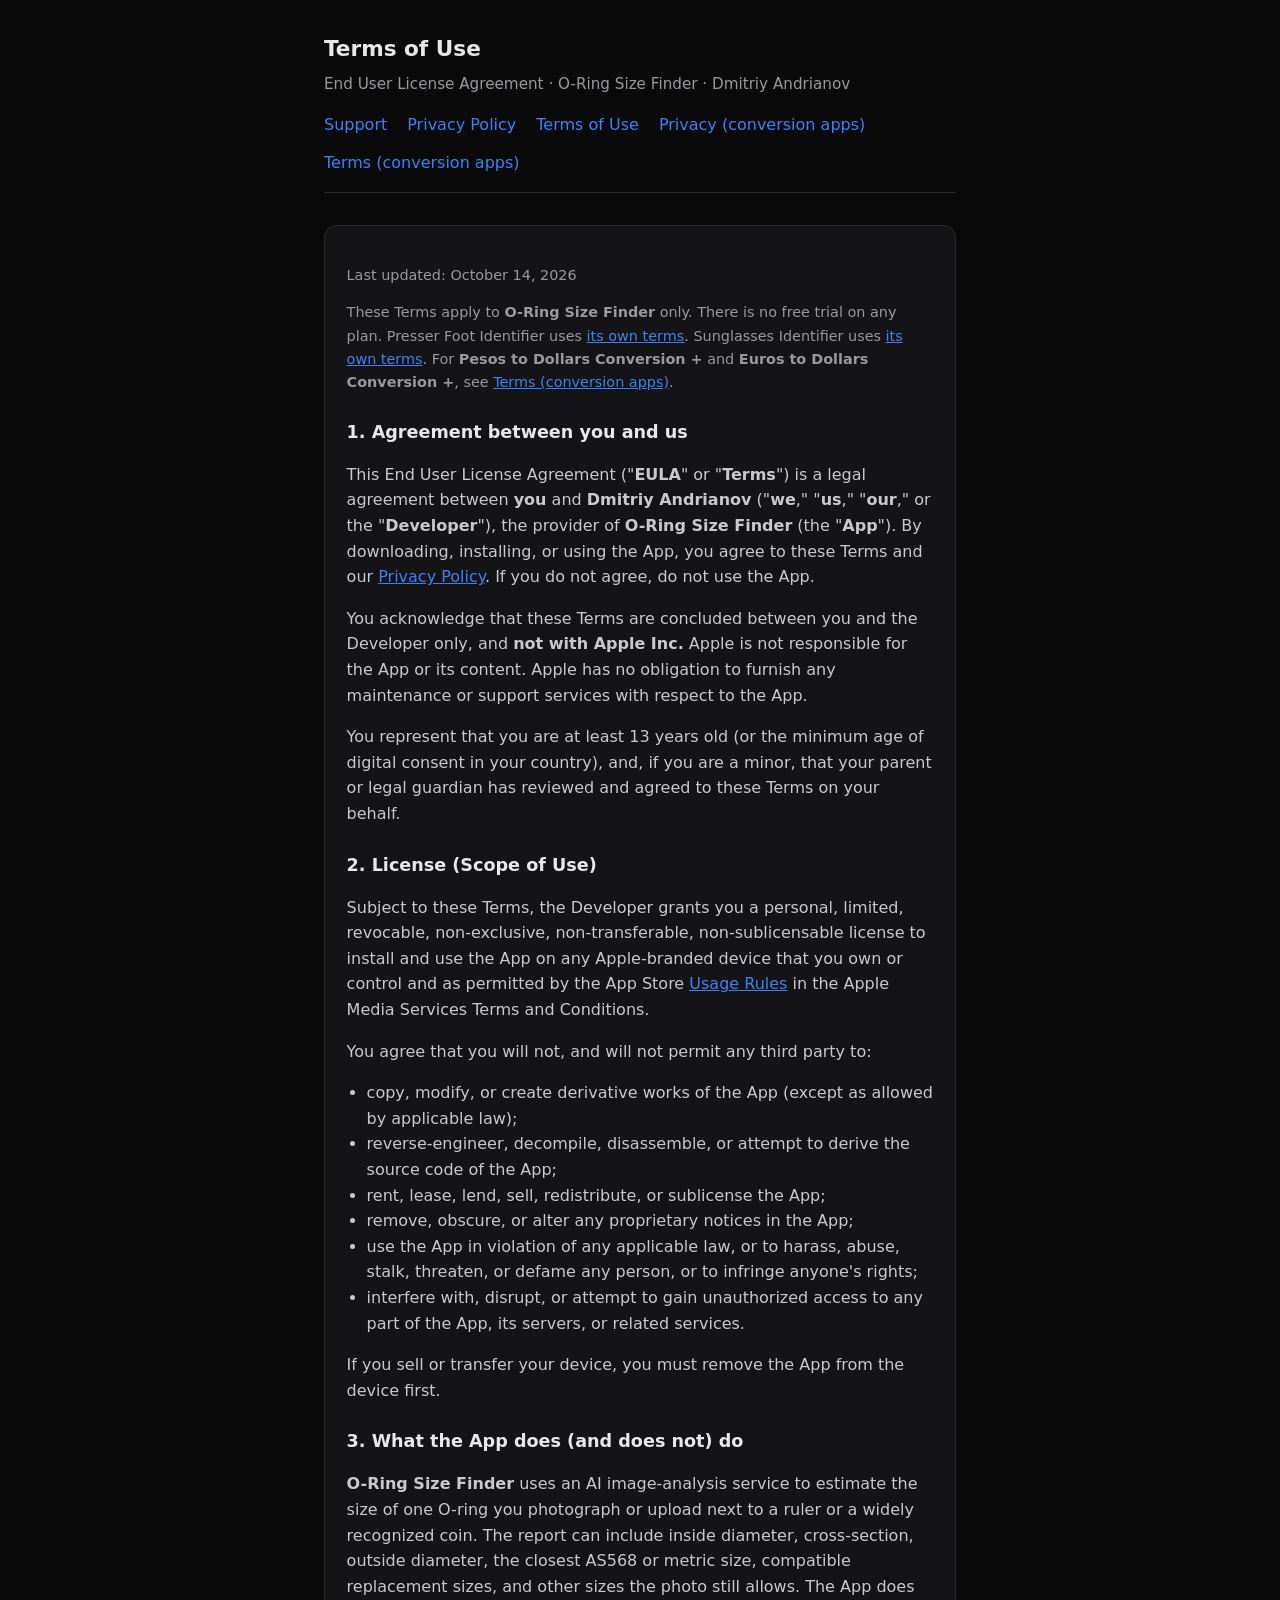
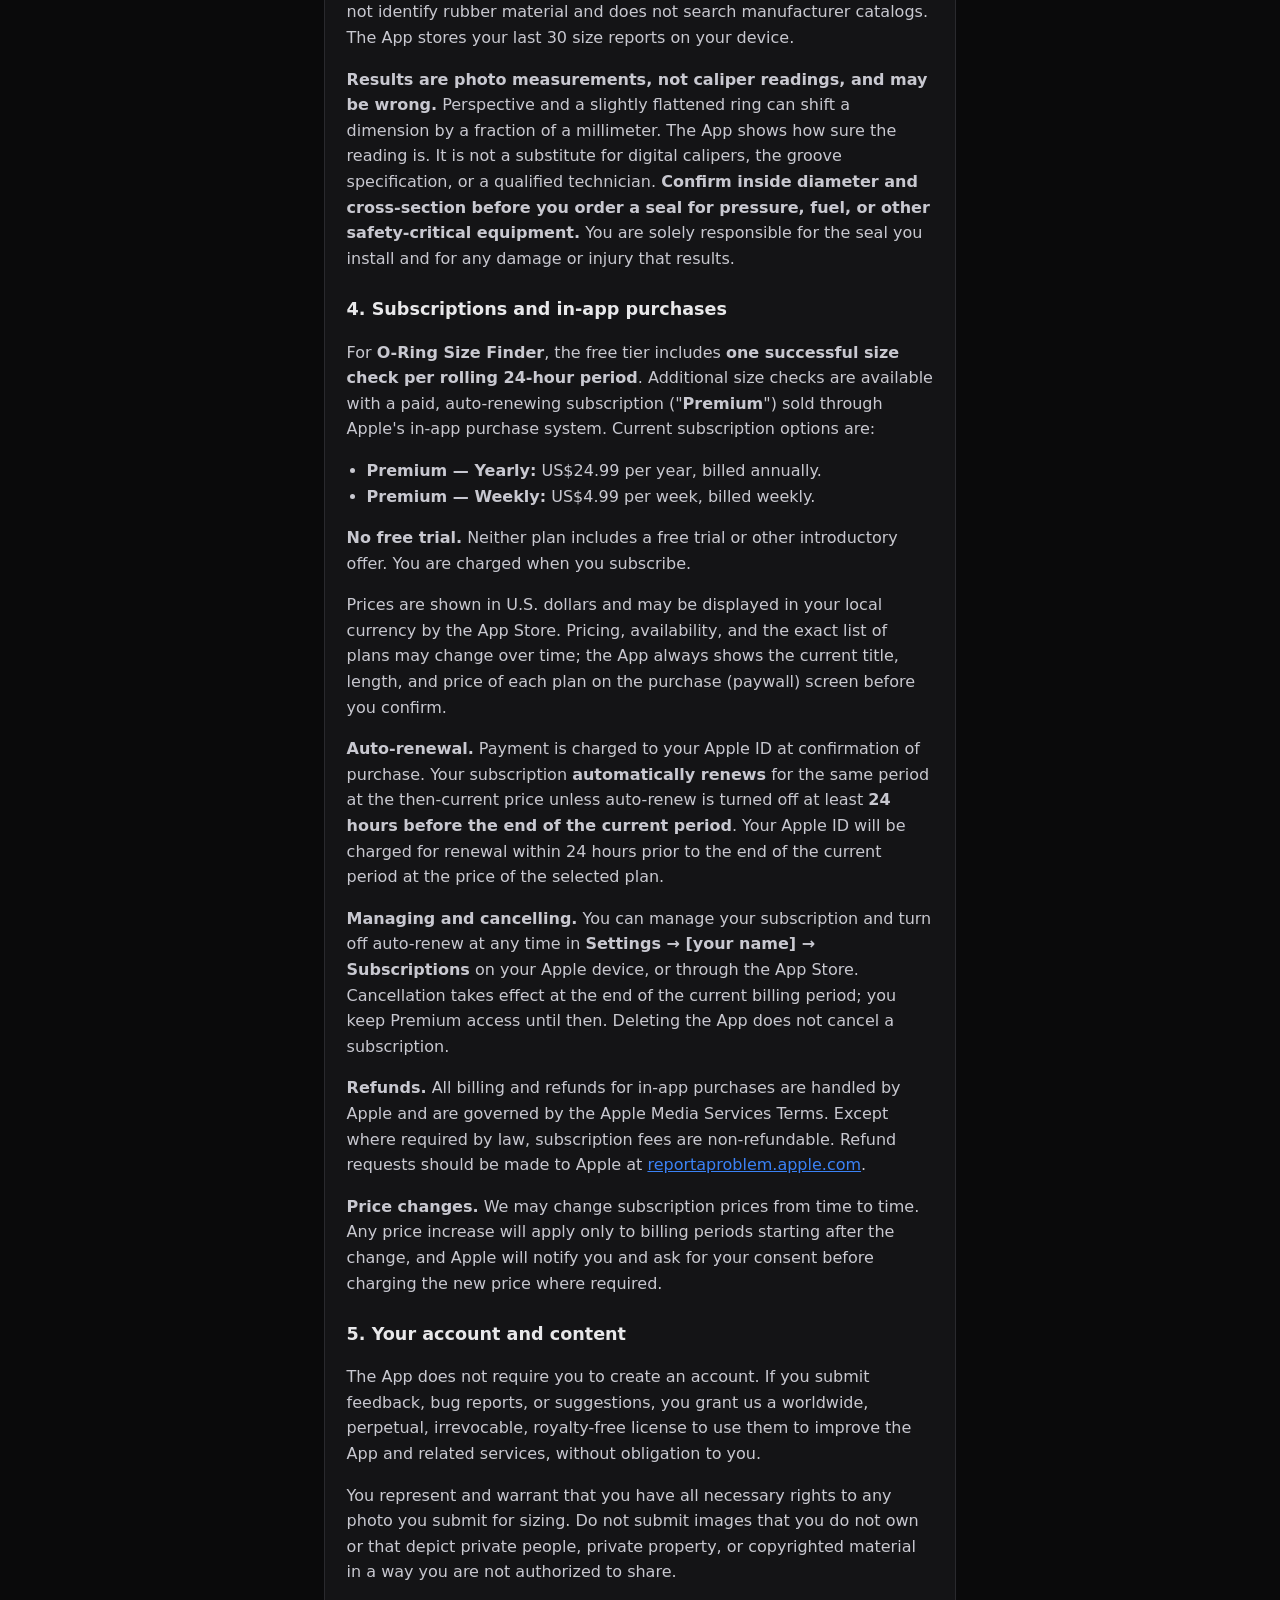
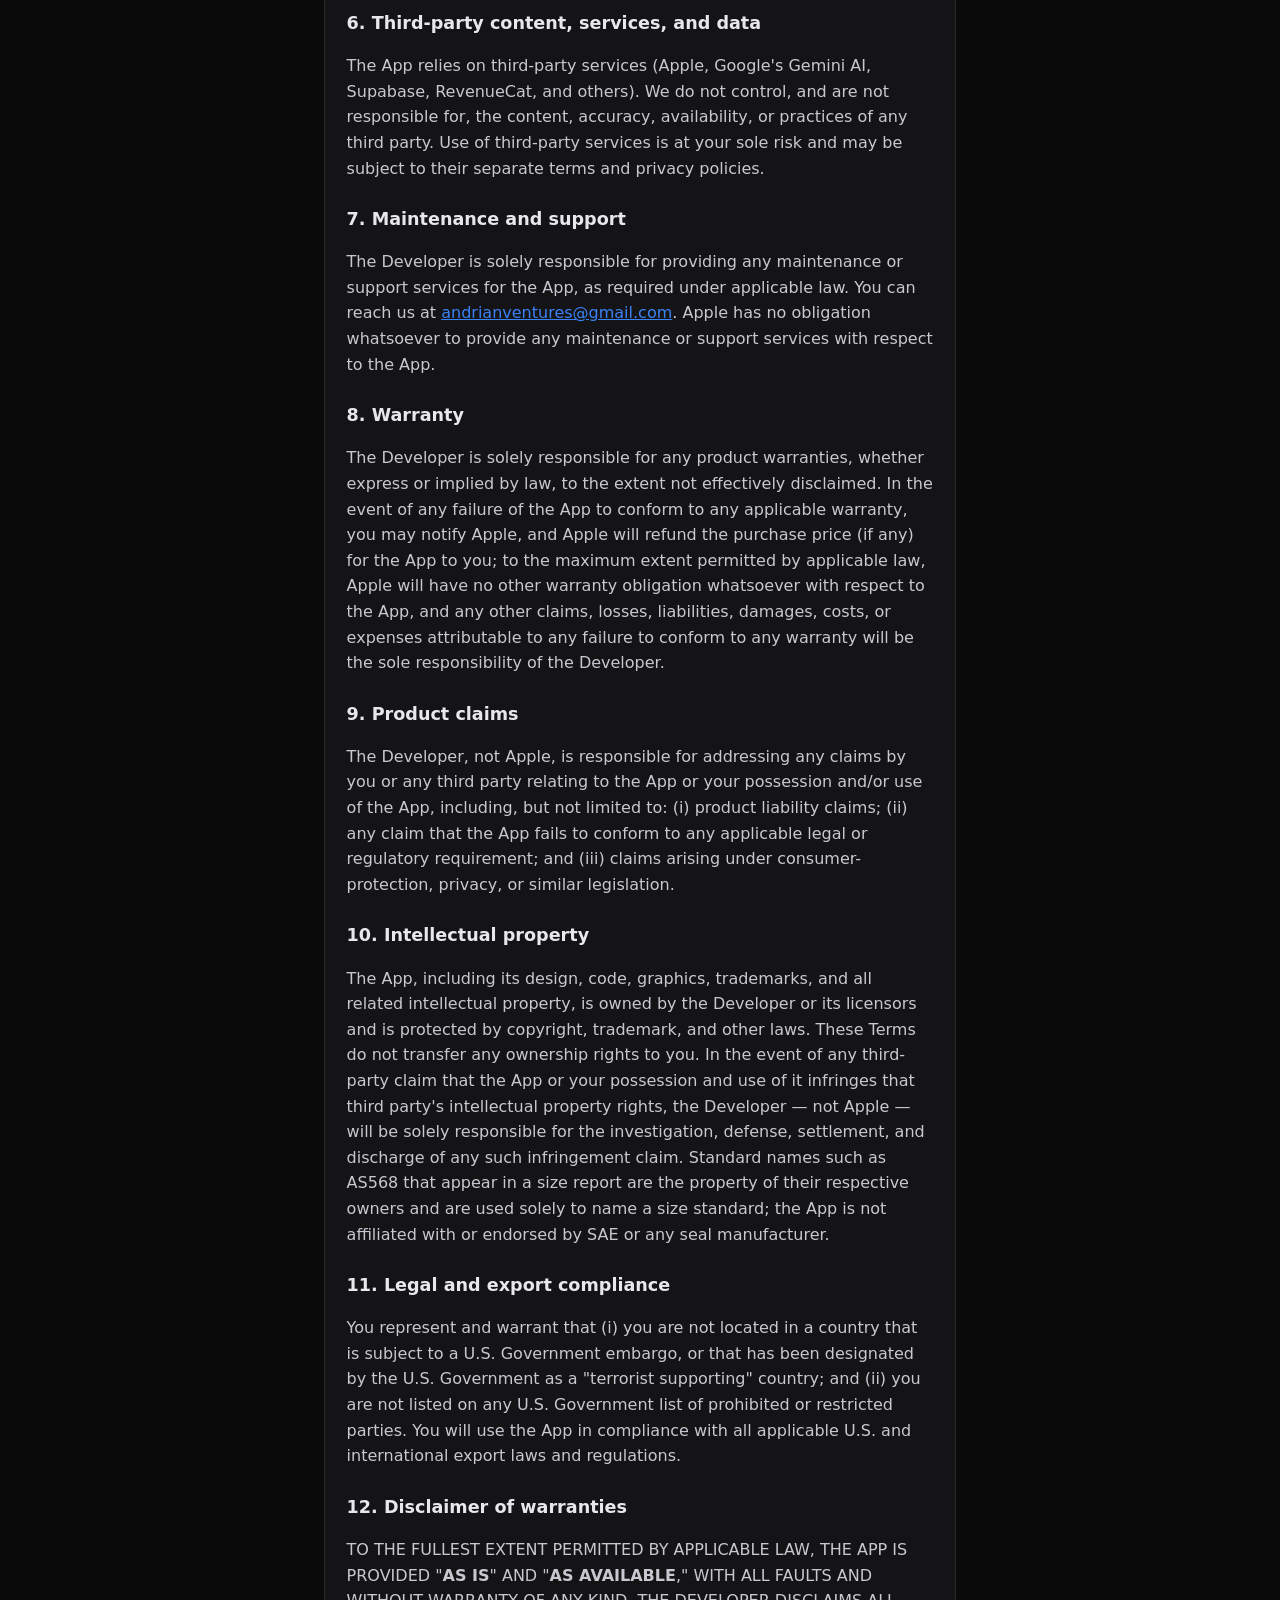
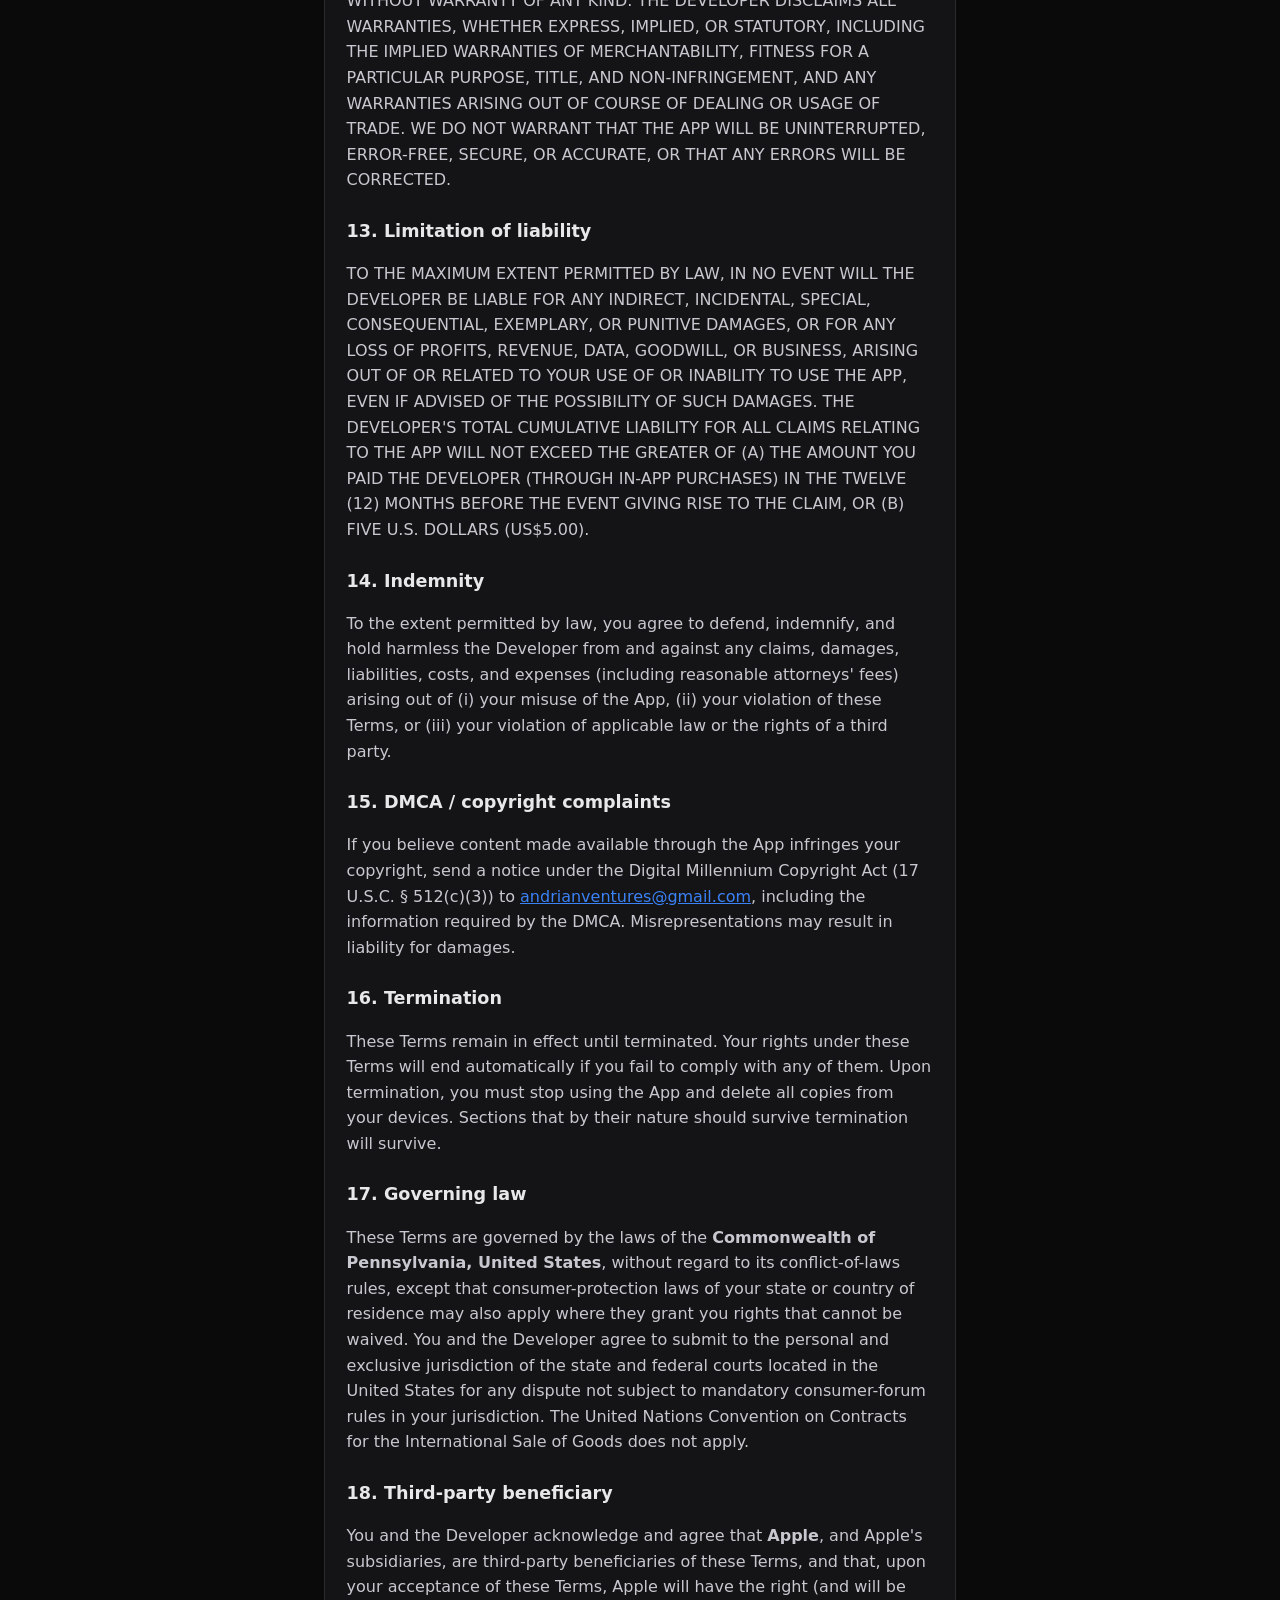
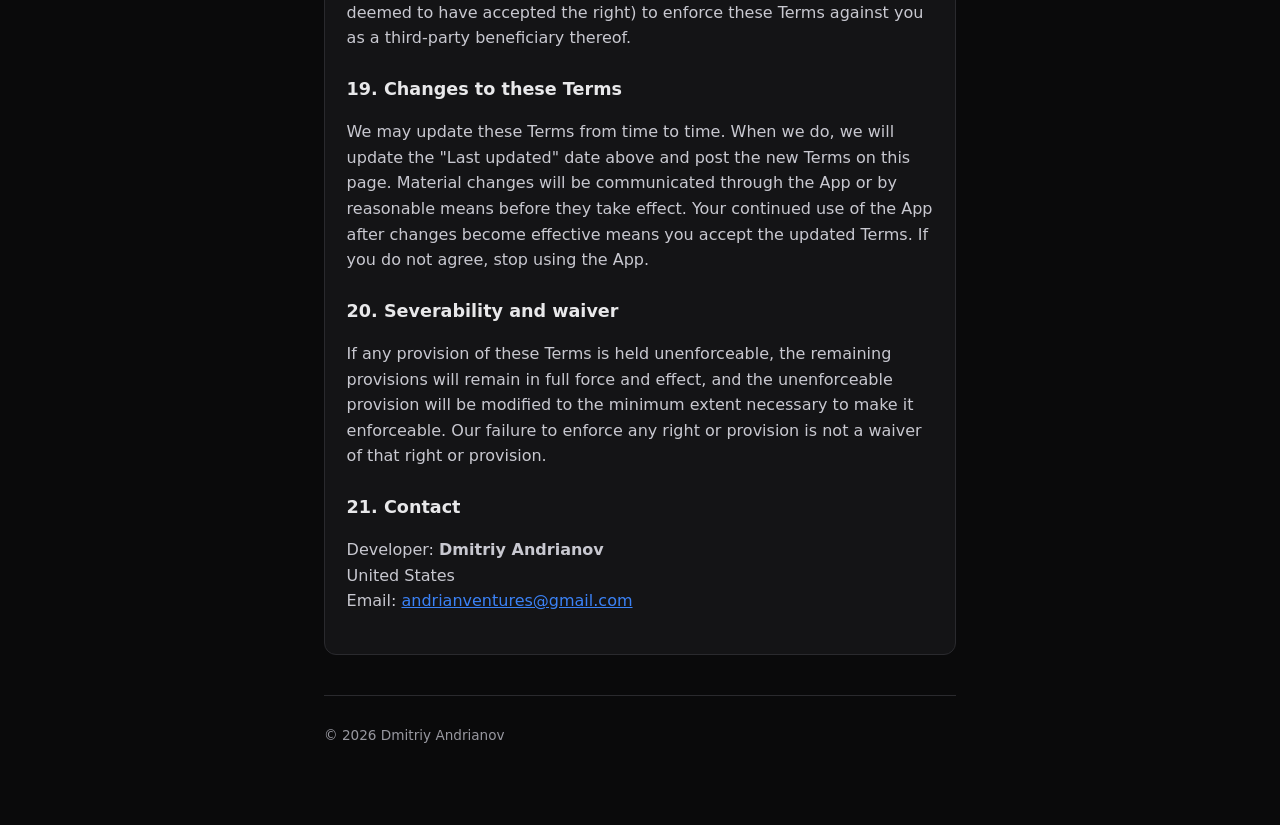
<file: oring-terms.html>
<!DOCTYPE html>
<html lang="en">
  <head>
    <meta charset="utf-8" />
    <meta name="viewport" content="width=device-width, initial-scale=1" />
    <title>Terms of Use (EULA) — O-Ring Size Finder</title>
    <link rel="stylesheet" href="styles.css" />
  </head>
  <body>
    <div class="wrap">
      <header>
        <h1>Terms of Use</h1>
        <p>
          End User License Agreement · O-Ring Size Finder · Dmitriy Andrianov
        </p>
        <nav>
          <a href="index.html">Support</a>
          <a href="oring-privacy.html">Privacy Policy</a>
          <a href="oring-terms.html">Terms of Use</a>
          <a href="privacy.html">Privacy (conversion apps)</a>
          <a href="terms.html">Terms (conversion apps)</a>
        </nav>
      </header>

      <main>
                <p class="muted">Last updated: October 14, 2026</p>

        <p class="muted">
          These Terms apply to <strong>O-Ring Size Finder</strong> only. There is no free trial
          on any plan. Presser Foot Identifier uses
          <a href="presserfoot-terms.html">its own terms</a>. Sunglasses Identifier uses
          <a href="identifier-terms.html">its own terms</a>. For
          <strong>Pesos to Dollars Conversion +</strong> and <strong>Euros to Dollars Conversion
          +</strong>, see <a href="terms.html">Terms (conversion apps)</a>.
        </p>

        <h2>1. Agreement between you and us</h2>
        <p>
          This End User License Agreement ("<strong>EULA</strong>" or "<strong>Terms</strong>") is
          a legal agreement between <strong>you</strong> and <strong>Dmitriy Andrianov</strong>
          ("<strong>we</strong>," "<strong>us</strong>," "<strong>our</strong>," or the
          "<strong>Developer</strong>"), the provider of <strong>O-Ring Size Finder</strong>
          (the "<strong>App</strong>"). By downloading,
          installing, or using the App, you agree to these Terms and our
          <a href="oring-privacy.html">Privacy Policy</a>. If you do not agree, do not use the
          App.
        </p>
        <p>
          You acknowledge that these Terms are concluded between you and the Developer only, and
          <strong>not with Apple Inc.</strong> Apple is not responsible for the App or its content.
          Apple has no obligation to furnish any maintenance or support services with respect to
          the App.
        </p>
        <p>
          You represent that you are at least 13 years old (or the minimum age of digital consent
          in your country), and, if you are a minor, that your parent or legal guardian has
          reviewed and agreed to these Terms on your behalf.
        </p>

        <h2>2. License (Scope of Use)</h2>
        <p>
          Subject to these Terms, the Developer grants you a personal, limited, revocable,
          non-exclusive, non-transferable, non-sublicensable license to install and use the App on
          any Apple-branded device that you own or control and as permitted by the App Store
          <a href="https://www.apple.com/legal/internet-services/itunes/dev/stdeula/" target="_blank" rel="noopener">
          Usage Rules</a> in the Apple Media Services Terms and Conditions.
        </p>
        <p>You agree that you will not, and will not permit any third party to:</p>
        <ul>
          <li>copy, modify, or create derivative works of the App (except as allowed by applicable law);</li>
          <li>reverse-engineer, decompile, disassemble, or attempt to derive the source code of the App;</li>
          <li>rent, lease, lend, sell, redistribute, or sublicense the App;</li>
          <li>remove, obscure, or alter any proprietary notices in the App;</li>
          <li>use the App in violation of any applicable law, or to harass, abuse, stalk, threaten, or defame
          any person, or to infringe anyone's rights;</li>
          <li>interfere with, disrupt, or attempt to gain unauthorized access to any part of the App, its
          servers, or related services.</li>
        </ul>
        <p>If you sell or transfer your device, you must remove the App from the device first.</p>

        <h2>3. What the App does (and does not) do</h2>
        <p>
          <strong>O-Ring Size Finder</strong> uses an AI image-analysis service to estimate the size
          of one O-ring you photograph or upload next to a ruler or a widely recognized coin. The
          report can include inside diameter, cross-section, outside diameter, the closest AS568 or
          metric size, compatible replacement sizes, and other sizes the photo still allows. The App
          does not identify rubber material and does not search manufacturer catalogs. The App stores
          your last 30 size reports on your device.
        </p>
        <p>
          <strong>Results are photo measurements, not caliper readings, and may be wrong.</strong>
          Perspective and a slightly flattened ring can shift a dimension by a fraction of a
          millimeter. The App shows how sure the reading is. It is not a substitute for digital
          calipers, the groove specification, or a qualified technician. <strong>Confirm inside
          diameter and cross-section before you order a seal for pressure, fuel, or other
          safety-critical equipment.</strong> You are solely responsible for the seal you install
          and for any damage or injury that results.
        </p>

        <h2>4. Subscriptions and in-app purchases</h2>
        <p>
          For <strong>O-Ring Size Finder</strong>, the free tier includes <strong>one successful size check per rolling 24-hour period</strong>. Additional size checks are available with a paid,
          auto-renewing subscription ("<strong>Premium</strong>") sold through Apple's in-app purchase
          system. Current subscription options are:
        </p>
        <ul>
          <li>
            <strong>Premium — Yearly:</strong> US$24.99 per year, billed annually.
          </li>
          <li>
            <strong>Premium — Weekly:</strong> US$4.99 per week, billed weekly.
          </li>
        </ul>
        <p>
          <strong>No free trial.</strong> Neither plan includes a free trial or other introductory
          offer. You are charged when you subscribe.
        </p>
        <p>
          Prices are shown in U.S. dollars and may be displayed in your local currency by the App
          Store. Pricing, availability, and the exact list of plans may change over time; the App
          always shows the current title, length, and price of each plan on the purchase (paywall)
          screen before you confirm.
        </p>
        <p>
          <strong>Auto-renewal.</strong> Payment is charged to your Apple ID at confirmation of
          purchase. Your subscription <strong>automatically renews</strong> for the same period at
          the then-current price unless auto-renew is turned off at least <strong>24 hours before
          the end of the current period</strong>. Your Apple ID will be charged for renewal within
          24 hours prior to the end of the current period at the price of the selected plan.
        </p>
        <p>
          <strong>Managing and cancelling.</strong> You can manage your subscription and turn off
          auto-renew at any time in <strong>Settings → [your name] → Subscriptions</strong> on your
          Apple device, or through the App Store. Cancellation takes effect at the end of the
          current billing period; you keep Premium access until then. Deleting the App does not
          cancel a subscription.
        </p>
        <p>
          <strong>Refunds.</strong> All billing and refunds for in-app purchases are handled by
          Apple and are governed by the Apple Media Services Terms. Except where required by law,
          subscription fees are non-refundable. Refund requests should be made to Apple at
          <a href="https://reportaproblem.apple.com" target="_blank" rel="noopener">reportaproblem.apple.com</a>.
        </p>
        <p>
          <strong>Price changes.</strong> We may change subscription prices from time to time. Any
          price increase will apply only to billing periods starting after the change, and Apple
          will notify you and ask for your consent before charging the new price where required.
        </p>

        <h2>5. Your account and content</h2>
        <p>
          The App does not require you to create an account. If you submit feedback, bug reports,
          or suggestions, you grant us a worldwide, perpetual, irrevocable, royalty-free license
          to use them to improve the App and related services, without obligation to you.
        </p>
        <p>
          You represent and warrant that you have all necessary rights to any photo you submit for
          sizing. Do not submit images that you do not own or that depict private people,
          private property, or copyrighted material in a way you are not authorized to share.
        </p>

        <h2>6. Third-party content, services, and data</h2>
        <p>
          The App relies on third-party services (Apple, Google's Gemini AI, Supabase, RevenueCat,
          and others). We do not control, and are not responsible for, the content, accuracy,
          availability, or practices of any third party. Use of third-party services is at your
          sole risk and may be subject to their separate terms and privacy policies.
        </p>

        <h2>7. Maintenance and support</h2>
        <p>
          The Developer is solely responsible for providing any maintenance or support services for
          the App, as required under applicable law. You can reach us at
          <a href="mailto:andrianventures@gmail.com">andrianventures@gmail.com</a>. Apple has no
          obligation whatsoever to provide any maintenance or support services with respect to the
          App.
        </p>

        <h2>8. Warranty</h2>
        <p>
          The Developer is solely responsible for any product warranties, whether express or
          implied by law, to the extent not effectively disclaimed. In the event of any failure of
          the App to conform to any applicable warranty, you may notify Apple, and Apple will
          refund the purchase price (if any) for the App to you; to the maximum extent permitted
          by applicable law, Apple will have no other warranty obligation whatsoever with respect
          to the App, and any other claims, losses, liabilities, damages, costs, or expenses
          attributable to any failure to conform to any warranty will be the sole responsibility of
          the Developer.
        </p>

        <h2>9. Product claims</h2>
        <p>
          The Developer, not Apple, is responsible for addressing any claims by you or any third
          party relating to the App or your possession and/or use of the App, including, but not
          limited to: (i) product liability claims; (ii) any claim that the App fails to conform to
          any applicable legal or regulatory requirement; and (iii) claims arising under
          consumer-protection, privacy, or similar legislation.
        </p>

        <h2>10. Intellectual property</h2>
        <p>
          The App, including its design, code, graphics, trademarks, and all related intellectual
          property, is owned by the Developer or its licensors and is protected by copyright,
          trademark, and other laws. These Terms do not transfer any ownership rights to you. In
          the event of any third-party claim that the App or your possession and use of it
          infringes that third party's intellectual property rights, the Developer — not Apple —
          will be solely responsible for the investigation, defense, settlement, and discharge of
          any such infringement claim. Standard names such as AS568 that appear in a size report are the
          property of their respective owners and are used solely to name a size standard; the
          App is not affiliated with or endorsed by SAE or any seal manufacturer.
        </p>

        <h2>11. Legal and export compliance</h2>
        <p>
          You represent and warrant that (i) you are not located in a country that is subject to a
          U.S. Government embargo, or that has been designated by the U.S. Government as a
          "terrorist supporting" country; and (ii) you are not listed on any U.S. Government list
          of prohibited or restricted parties. You will use the App in compliance with all
          applicable U.S. and international export laws and regulations.
        </p>

        <h2>12. Disclaimer of warranties</h2>
        <p>
          TO THE FULLEST EXTENT PERMITTED BY APPLICABLE LAW, THE APP IS PROVIDED "<strong>AS IS</strong>" AND
          "<strong>AS AVAILABLE</strong>," WITH ALL FAULTS AND WITHOUT WARRANTY OF ANY KIND. THE DEVELOPER
          DISCLAIMS ALL WARRANTIES, WHETHER EXPRESS, IMPLIED, OR STATUTORY, INCLUDING THE IMPLIED
          WARRANTIES OF MERCHANTABILITY, FITNESS FOR A PARTICULAR PURPOSE, TITLE, AND NON-INFRINGEMENT, AND
          ANY WARRANTIES ARISING OUT OF COURSE OF DEALING OR USAGE OF TRADE. WE DO NOT WARRANT THAT THE APP
          WILL BE UNINTERRUPTED, ERROR-FREE, SECURE, OR ACCURATE, OR THAT ANY ERRORS WILL BE CORRECTED.
        </p>

        <h2>13. Limitation of liability</h2>
        <p>
          TO THE MAXIMUM EXTENT PERMITTED BY LAW, IN NO EVENT WILL THE DEVELOPER BE LIABLE FOR ANY INDIRECT,
          INCIDENTAL, SPECIAL, CONSEQUENTIAL, EXEMPLARY, OR PUNITIVE DAMAGES, OR FOR ANY LOSS OF PROFITS,
          REVENUE, DATA, GOODWILL, OR BUSINESS, ARISING OUT OF OR RELATED TO YOUR USE OF OR INABILITY TO USE
          THE APP, EVEN IF ADVISED OF THE POSSIBILITY OF SUCH DAMAGES. THE DEVELOPER'S TOTAL CUMULATIVE
          LIABILITY FOR ALL CLAIMS RELATING TO THE APP WILL NOT EXCEED THE GREATER OF (A) THE AMOUNT YOU
          PAID THE DEVELOPER (THROUGH IN-APP PURCHASES) IN THE TWELVE (12) MONTHS BEFORE THE EVENT GIVING
          RISE TO THE CLAIM, OR (B) FIVE U.S. DOLLARS (US$5.00).
        </p>

        <h2>14. Indemnity</h2>
        <p>
          To the extent permitted by law, you agree to defend, indemnify, and hold harmless the
          Developer from and against any claims, damages, liabilities, costs, and expenses
          (including reasonable attorneys' fees) arising out of (i) your misuse of the App,
          (ii) your violation of these Terms, or (iii) your violation of applicable law or the
          rights of a third party.
        </p>

        <h2>15. DMCA / copyright complaints</h2>
        <p>
          If you believe content made available through the App infringes your copyright, send a
          notice under the Digital Millennium Copyright Act (17 U.S.C. § 512(c)(3)) to
          <a href="mailto:andrianventures@gmail.com">andrianventures@gmail.com</a>, including the
          information required by the DMCA. Misrepresentations may result in liability for damages.
        </p>

        <h2>16. Termination</h2>
        <p>
          These Terms remain in effect until terminated. Your rights under these Terms will end
          automatically if you fail to comply with any of them. Upon termination, you must stop
          using the App and delete all copies from your devices. Sections that by their nature
          should survive termination will survive.
        </p>

        <h2>17. Governing law</h2>
        <p>
          These Terms are governed by the laws of the <strong>Commonwealth of Pennsylvania,
          United States</strong>, without regard to its conflict-of-laws rules, except that
          consumer-protection laws of your state or country of residence may also apply where they
          grant you rights that cannot be waived. You and the Developer agree to submit to the
          personal and exclusive jurisdiction of the state and federal courts located in the United
          States for any dispute not subject to mandatory consumer-forum rules in your jurisdiction.
          The United Nations Convention on Contracts for the International Sale of Goods does not
          apply.
        </p>

        <h2>18. Third-party beneficiary</h2>
        <p>
          You and the Developer acknowledge and agree that <strong>Apple</strong>, and Apple's
          subsidiaries, are third-party beneficiaries of these Terms, and that, upon your
          acceptance of these Terms, Apple will have the right (and will be deemed to have
          accepted the right) to enforce these Terms against you as a third-party beneficiary
          thereof.
        </p>

        <h2>19. Changes to these Terms</h2>
        <p>
          We may update these Terms from time to time. When we do, we will update the "Last
          updated" date above and post the new Terms on this page. Material changes will be
          communicated through the App or by reasonable means before they take effect. Your
          continued use of the App after changes become effective means you accept the updated
          Terms. If you do not agree, stop using the App.
        </p>

        <h2>20. Severability and waiver</h2>
        <p>
          If any provision of these Terms is held unenforceable, the remaining provisions will
          remain in full force and effect, and the unenforceable provision will be modified to the
          minimum extent necessary to make it enforceable. Our failure to enforce any right or
          provision is not a waiver of that right or provision.
        </p>

        <h2>21. Contact</h2>
        <p>
          Developer: <strong>Dmitriy Andrianov</strong><br />
          United States<br />
          Email: <a href="mailto:andrianventures@gmail.com">andrianventures@gmail.com</a>
        </p>
      </main>

      <footer>
        <p>&copy; 2026 Dmitriy Andrianov</p>
      </footer>
    </div>
  </body>
</html>
</file>
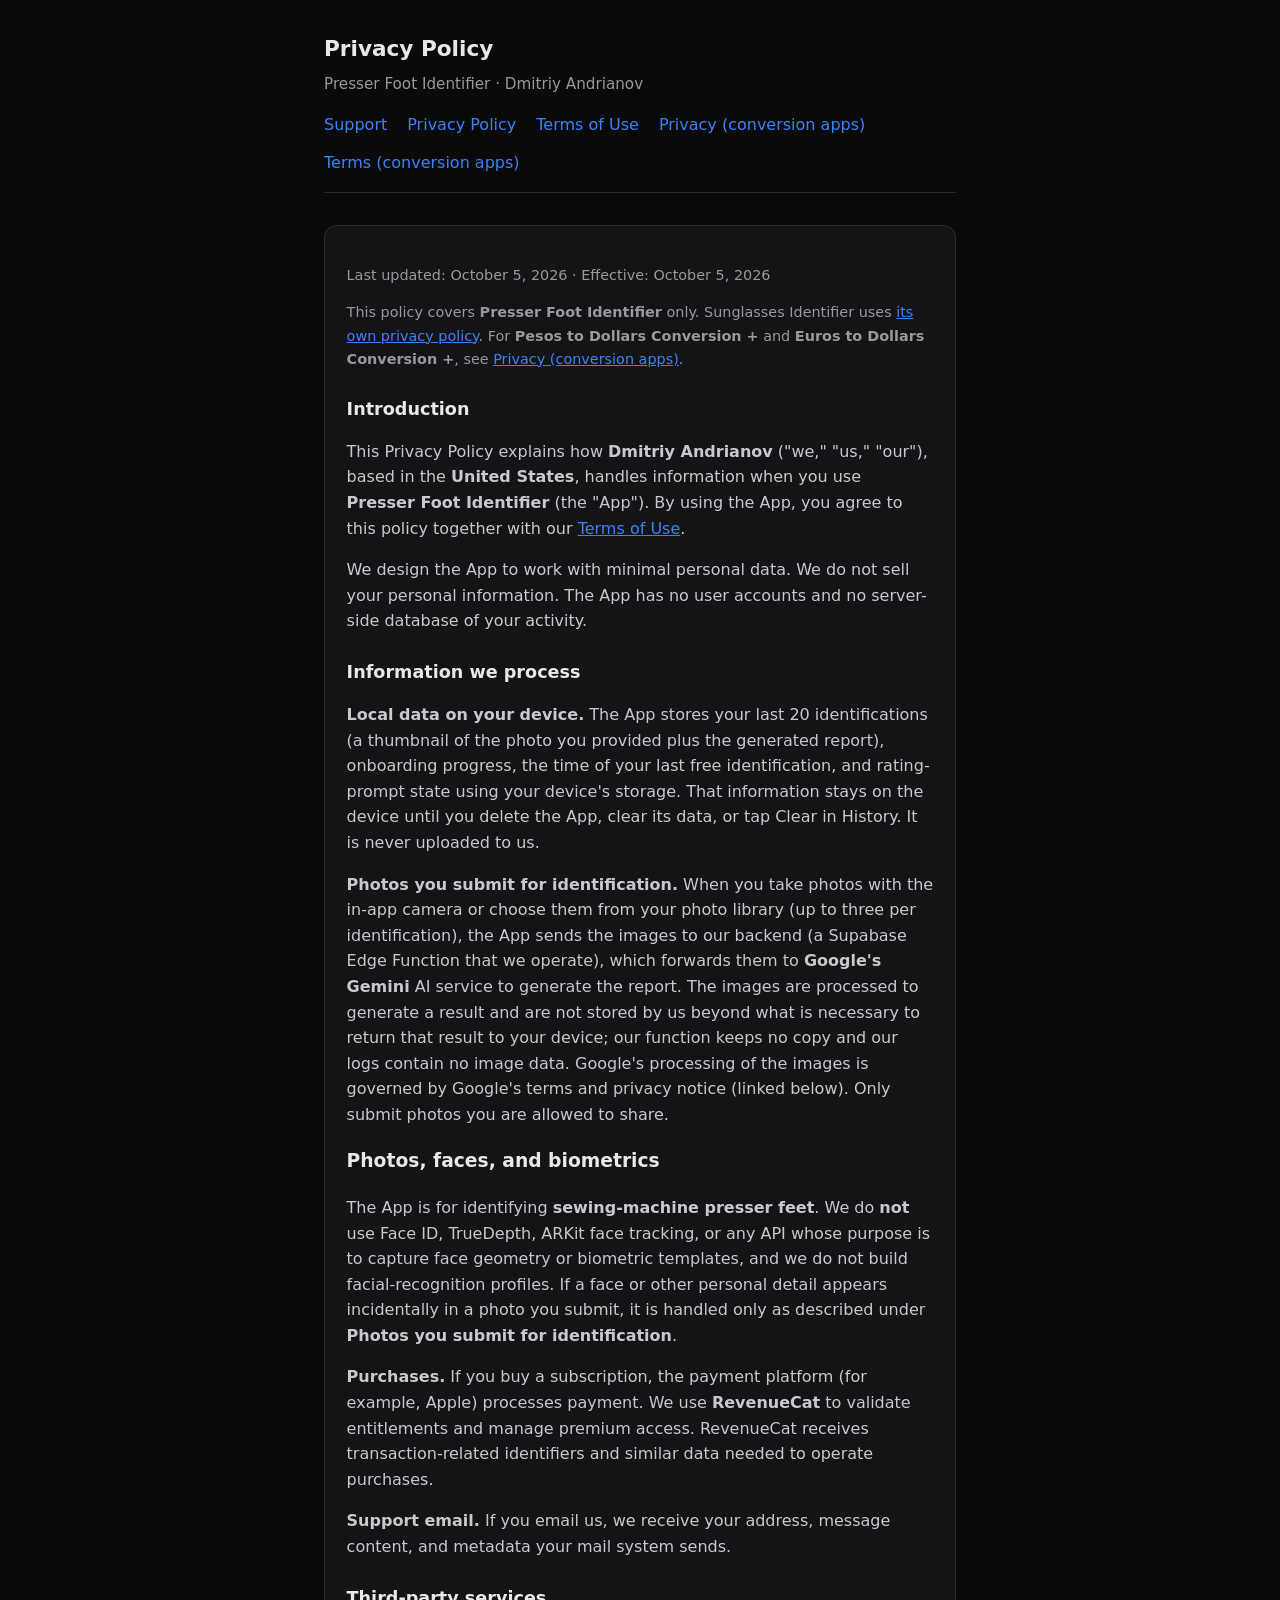
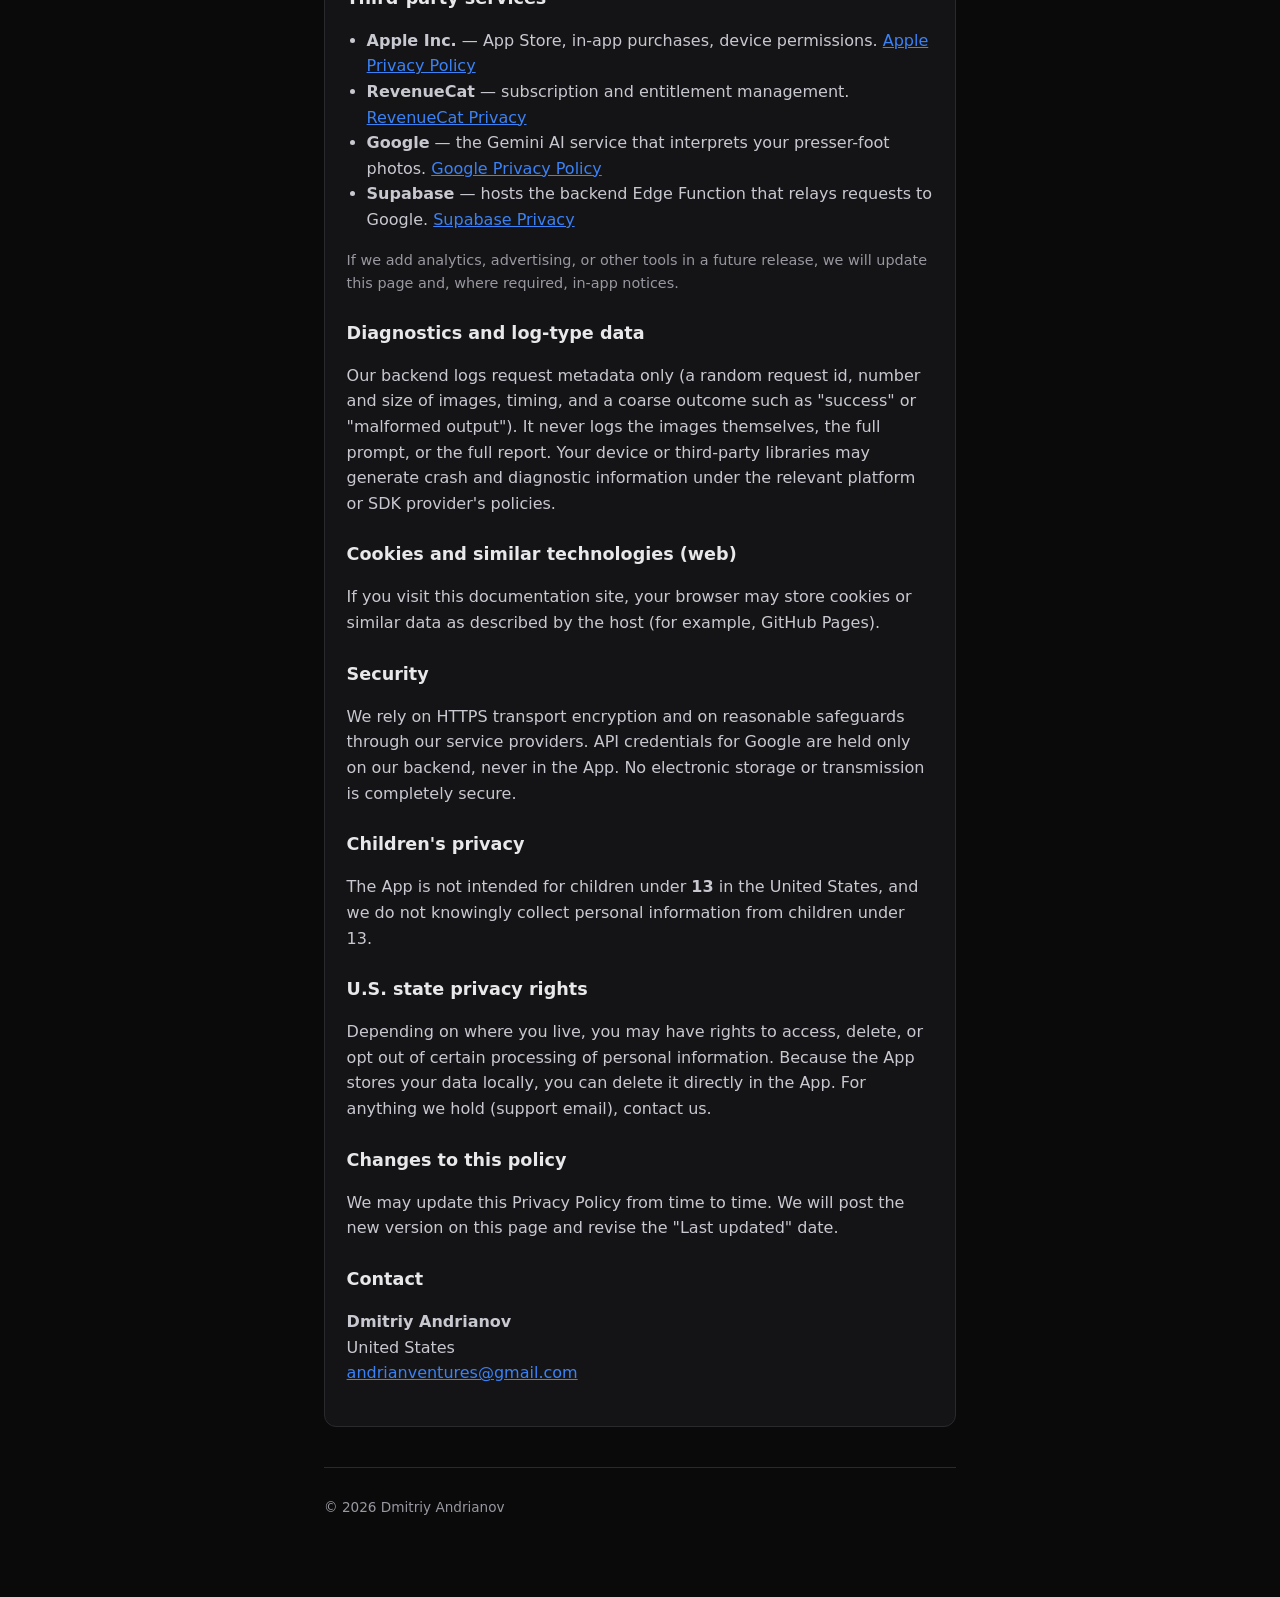
<file: presserfoot-privacy.html>
<!DOCTYPE html>
<html lang="en">
  <head>
    <meta charset="utf-8" />
    <meta name="viewport" content="width=device-width, initial-scale=1" />
    <title>Privacy Policy — Presser Foot Identifier</title>
    <link rel="stylesheet" href="styles.css" />
  </head>
  <body>
    <div class="wrap">
      <header>
        <h1>Privacy Policy</h1>
        <p>
          Presser Foot Identifier · Dmitriy Andrianov
        </p>
        <nav>
          <a href="index.html">Support</a>
          <a href="presserfoot-privacy.html">Privacy Policy</a>
          <a href="presserfoot-terms.html">Terms of Use</a>
          <a href="privacy.html">Privacy (conversion apps)</a>
          <a href="terms.html">Terms (conversion apps)</a>
        </nav>
      </header>

      <main>
        <p class="muted">Last updated: October 5, 2026 · Effective: October 5, 2026</p>

        <p class="muted">
          This policy covers <strong>Presser Foot Identifier</strong> only. Sunglasses Identifier uses
          <a href="identifier-privacy.html">its own privacy policy</a>. For
          <strong>Pesos to Dollars Conversion +</strong> and
          <strong>Euros to Dollars Conversion +</strong>, see
          <a href="privacy.html">Privacy (conversion apps)</a>.
        </p>

        <h2>Introduction</h2>
        <p>
          This Privacy Policy explains how <strong>Dmitriy Andrianov</strong> ("we," "us," "our"),
          based in the <strong>United States</strong>, handles information when you use
          <strong>Presser Foot Identifier</strong> (the "App").
          By using the App, you agree to this policy together with our
          <a href="presserfoot-terms.html">Terms of Use</a>.
        </p>
        <p>
          We design the App to work with minimal personal data. We do not sell your personal
          information. The App has no user accounts and no server-side database of your activity.
        </p>

        <h2>Information we process</h2>
        <p><strong>Local data on your device.</strong> The App stores your last 20 identifications
        (a thumbnail of the photo you provided plus the generated report), onboarding progress, the time of your last free identification,
        and rating-prompt state using your device's storage. That information stays on the device
        until you delete the App, clear its data, or tap Clear in History. It is never uploaded to us.</p>

        <p><strong>Photos you submit for identification.</strong> When you take photos with the
        in-app camera or choose them from your photo library (up to three per identification), the
        App sends the images to our backend (a Supabase Edge Function that we operate), which forwards
        them to <strong>Google's Gemini</strong> AI service to generate the report. The
        images are processed to generate a result and are not stored by us beyond what is necessary to
        return that result to your device; our function keeps no copy and our logs contain no image
        data. Google's processing of the images is governed by Google's terms and privacy notice
        (linked below). Only submit photos you are allowed to share.</p>

        <h3>Photos, faces, and biometrics</h3>
        <p>
          The App is for identifying <strong>sewing-machine presser feet</strong>. We do
          <strong>not</strong> use Face ID, TrueDepth, ARKit face tracking, or any API whose purpose is
          to capture face geometry or biometric templates, and we do not build facial-recognition
          profiles. If a face or other personal detail appears incidentally in a photo you submit, it
          is handled only as described under <strong>Photos you submit for identification</strong>.
        </p>

        <p><strong>Purchases.</strong> If you buy a subscription, the payment platform (for example,
        Apple) processes payment. We use <strong>RevenueCat</strong> to validate entitlements and
        manage premium access. RevenueCat receives transaction-related identifiers and similar data
        needed to operate purchases.</p>

        <p><strong>Support email.</strong> If you email us, we receive your address, message
        content, and metadata your mail system sends.</p>

        <h2>Third-party services</h2>
        <ul>
          <li>
            <strong>Apple Inc.</strong> — App Store, in-app purchases, device permissions.
            <a href="https://www.apple.com/legal/privacy/" target="_blank" rel="noopener noreferrer">Apple Privacy Policy</a>
          </li>
          <li>
            <strong>RevenueCat</strong> — subscription and entitlement management.
            <a href="https://www.revenuecat.com/privacy" target="_blank" rel="noopener noreferrer">RevenueCat Privacy</a>
          </li>
          <li>
            <strong>Google</strong> — the Gemini AI service that interprets your presser-foot photos.
            <a href="https://policies.google.com/privacy" target="_blank" rel="noopener noreferrer">Google Privacy Policy</a>
          </li>
          <li>
            <strong>Supabase</strong> — hosts the backend Edge Function that relays requests to Google.
            <a href="https://supabase.com/privacy" target="_blank" rel="noopener noreferrer">Supabase Privacy</a>
          </li>
        </ul>
        <p class="muted">If we add analytics, advertising, or other tools in a future release, we will update this page and, where required, in-app notices.</p>

        <h2>Diagnostics and log-type data</h2>
        <p>
          Our backend logs request metadata only (a random request id, number and size of images,
          timing, and a coarse outcome such as "success" or "malformed output"). It never logs the
          images themselves, the full prompt, or the full report. Your device or third-party
          libraries may generate crash and diagnostic information under the relevant platform or SDK
          provider's policies.
        </p>

        <h2>Cookies and similar technologies (web)</h2>
        <p>
          If you visit this documentation site, your browser may store cookies or similar data as
          described by the host (for example, GitHub Pages).
        </p>

        <h2>Security</h2>
        <p>
          We rely on HTTPS transport encryption and on reasonable safeguards through our service
          providers. API credentials for Google are held only on our backend, never in the App. No
          electronic storage or transmission is completely secure.
        </p>

        <h2>Children's privacy</h2>
        <p>
          The App is not intended for children under <strong>13</strong> in the United States, and
          we do not knowingly collect personal information from children under 13.
        </p>

        <h2>U.S. state privacy rights</h2>
        <p>
          Depending on where you live, you may have rights to access, delete, or opt out of certain
          processing of personal information. Because the App stores your data locally, you can
          delete it directly in the App. For anything we hold (support email), contact us.
        </p>

        <h2>Changes to this policy</h2>
        <p>
          We may update this Privacy Policy from time to time. We will post the new version on this
          page and revise the "Last updated" date.
        </p>

        <h2>Contact</h2>
        <p>
          <strong>Dmitriy Andrianov</strong><br />
          United States<br />
          <a href="mailto:andrianventures@gmail.com">andrianventures@gmail.com</a>
        </p>
      </main>

      <footer>
        <p>&copy; 2026 Dmitriy Andrianov</p>
      </footer>
    </div>
  </body>
</html>
</file>
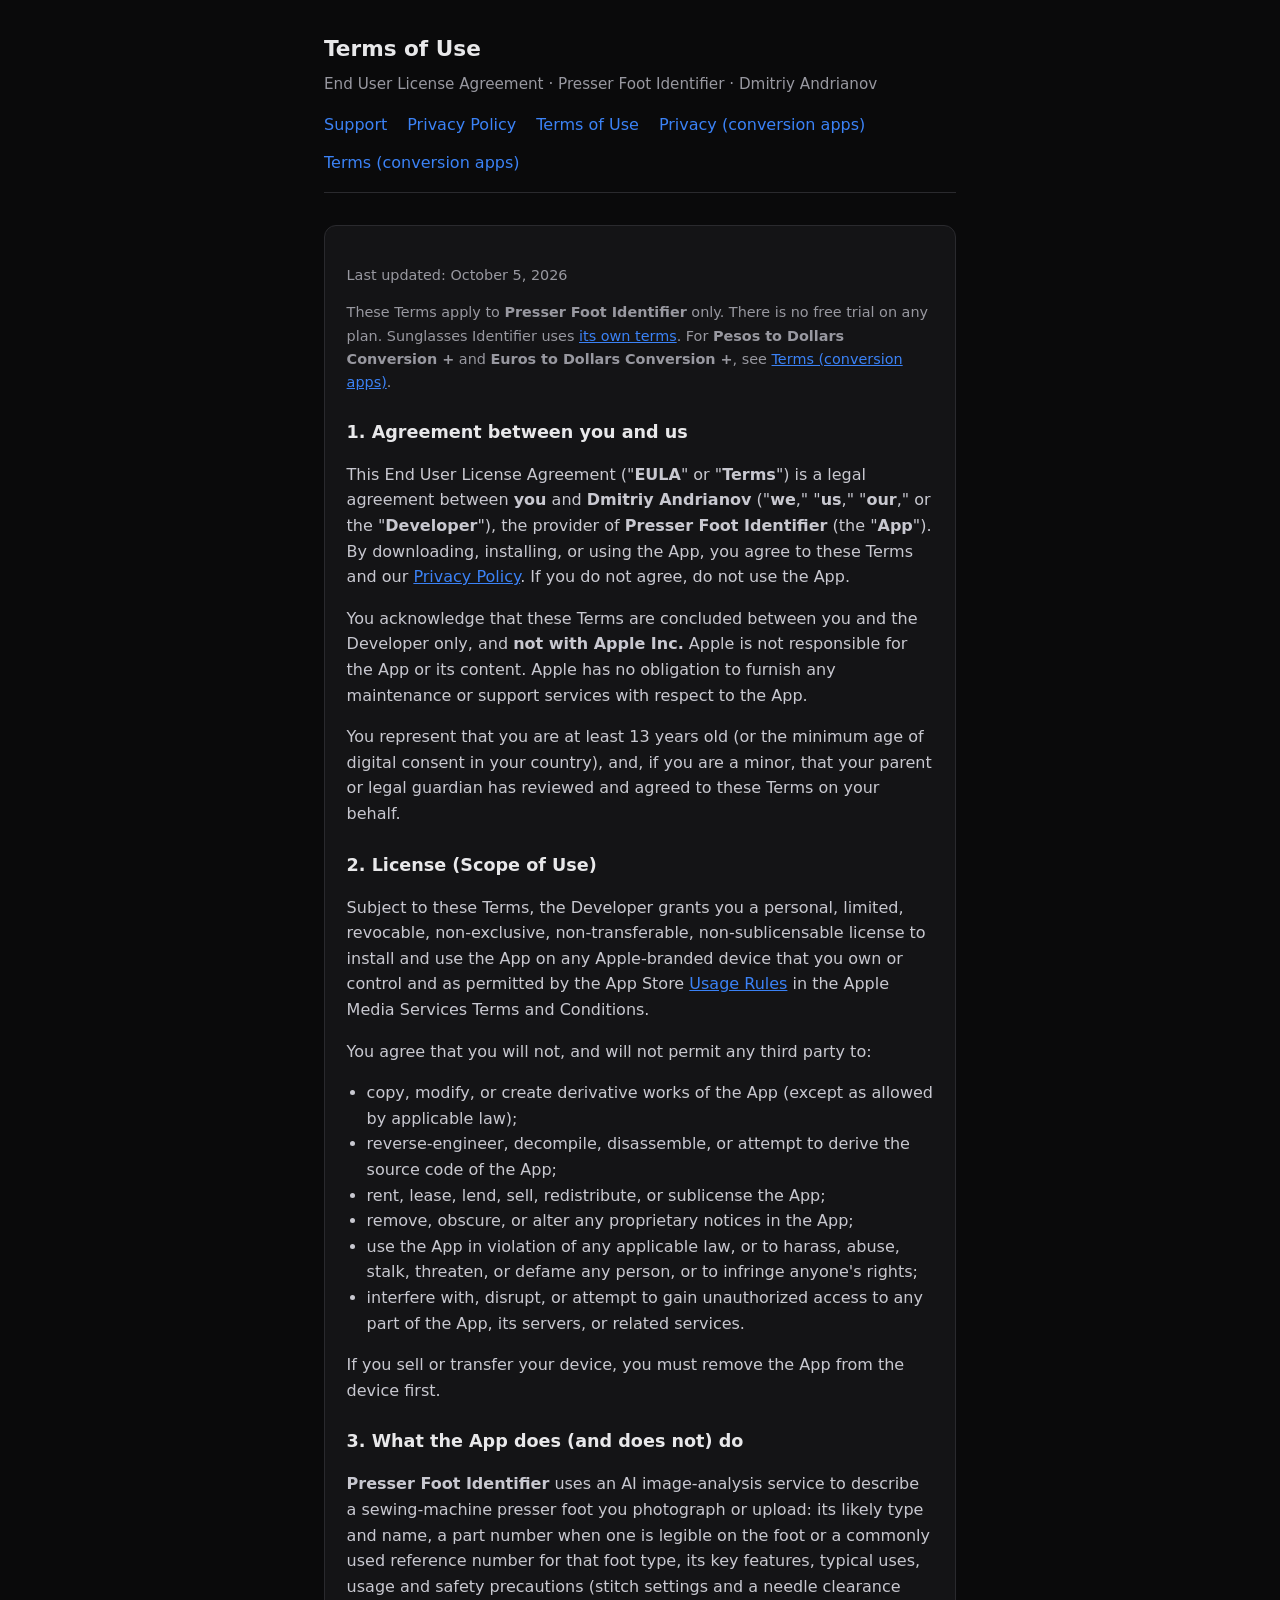
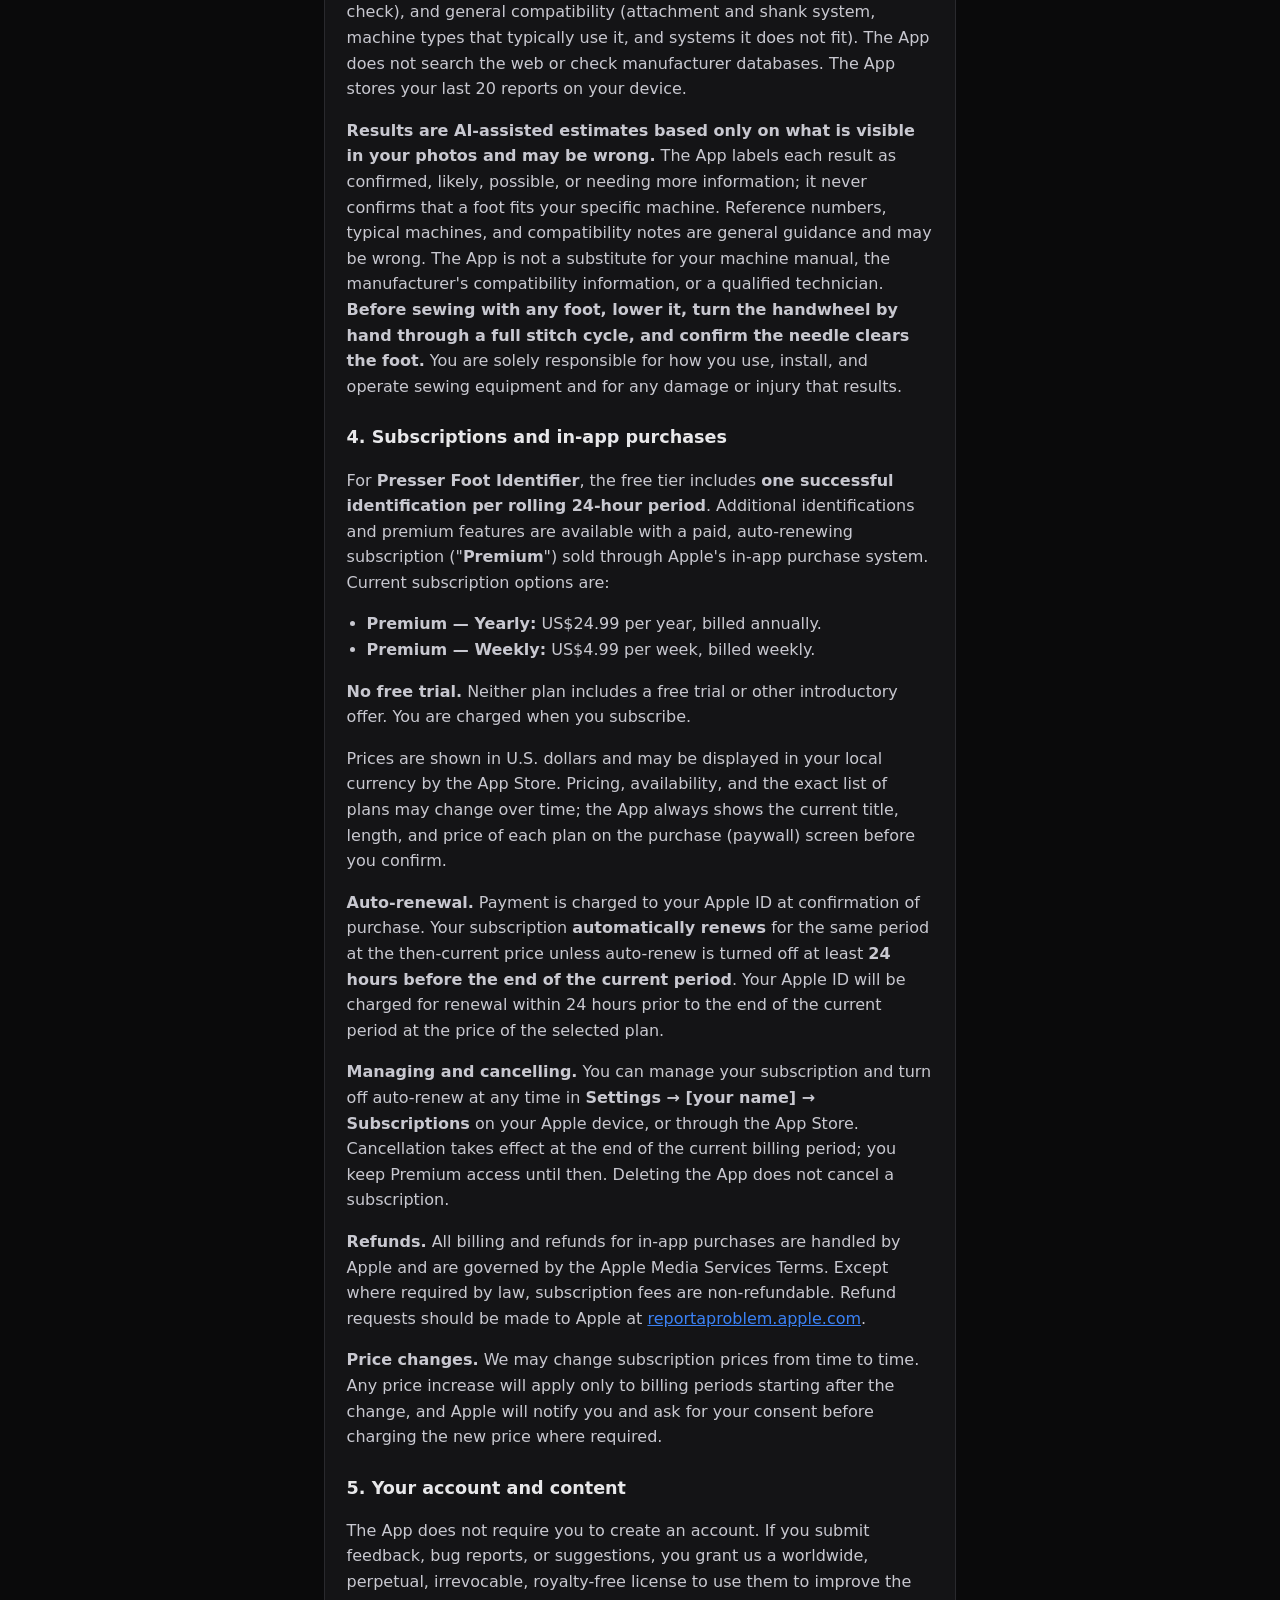
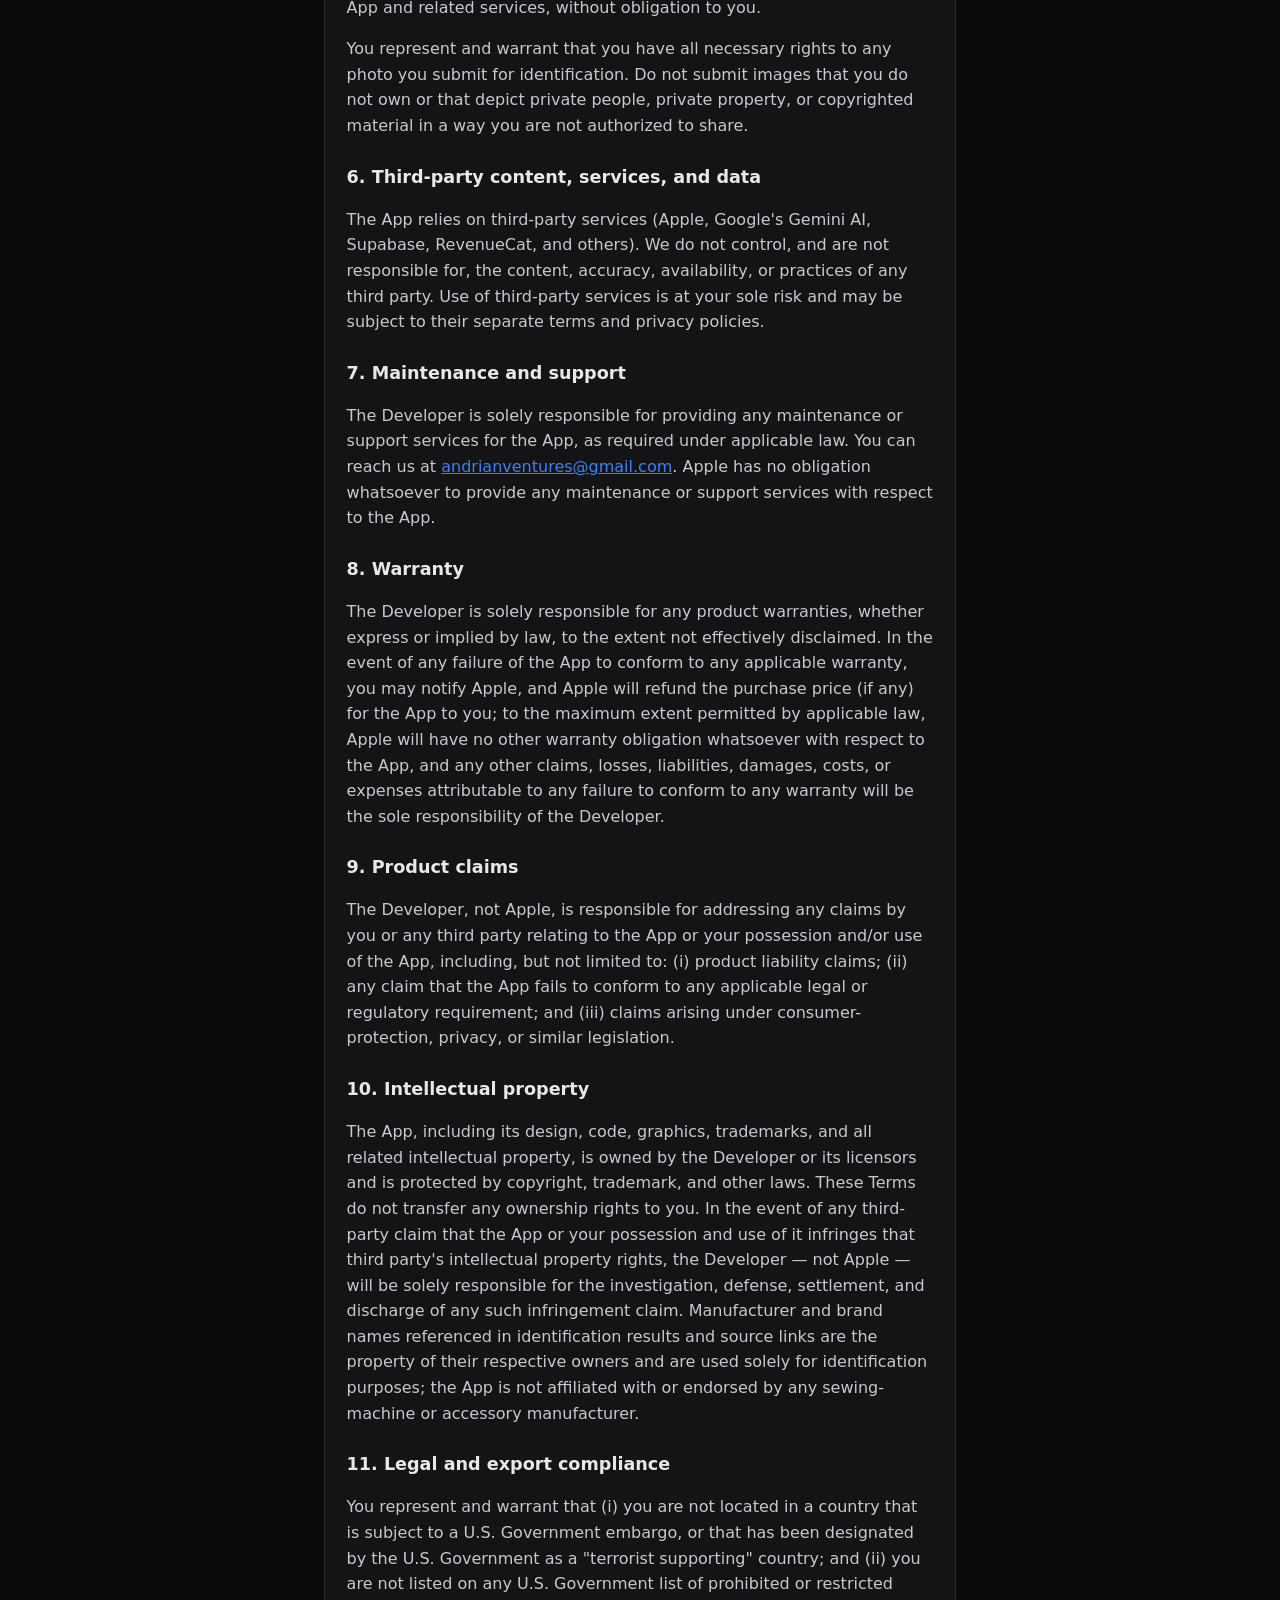
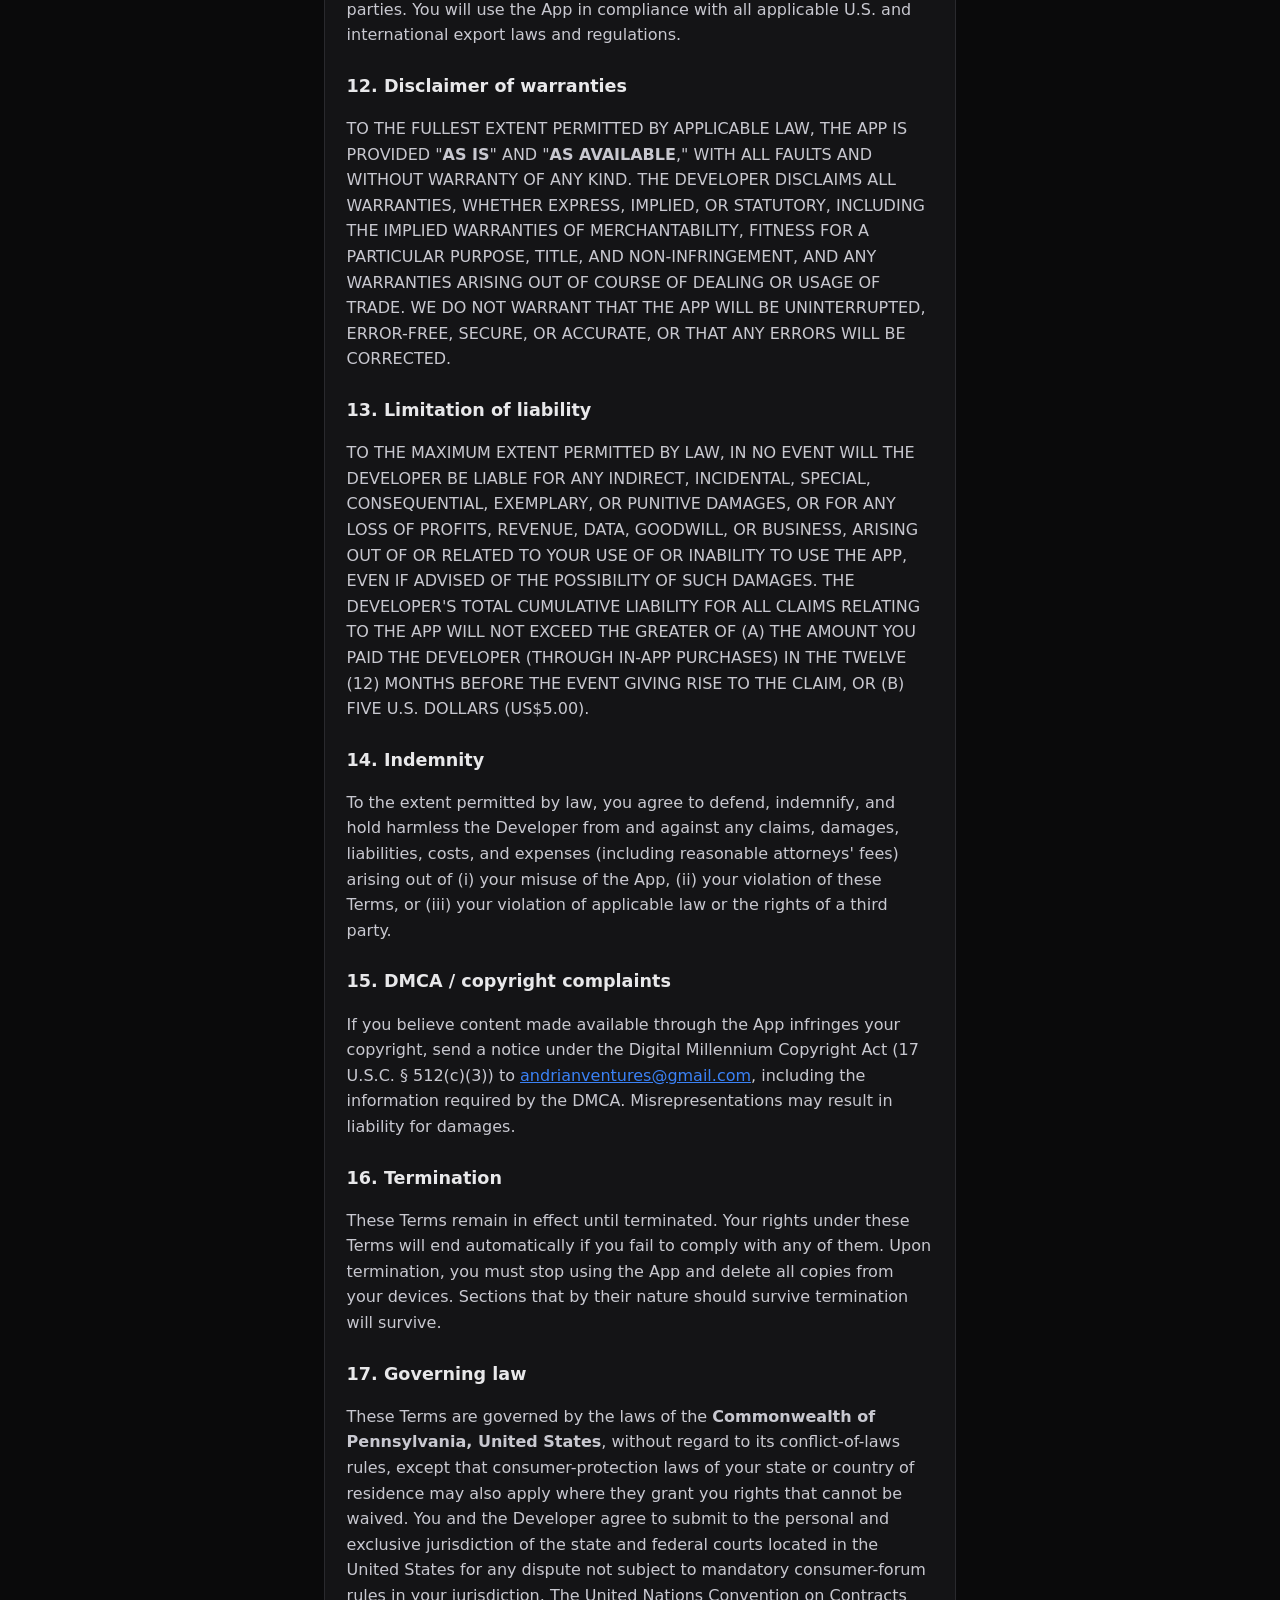
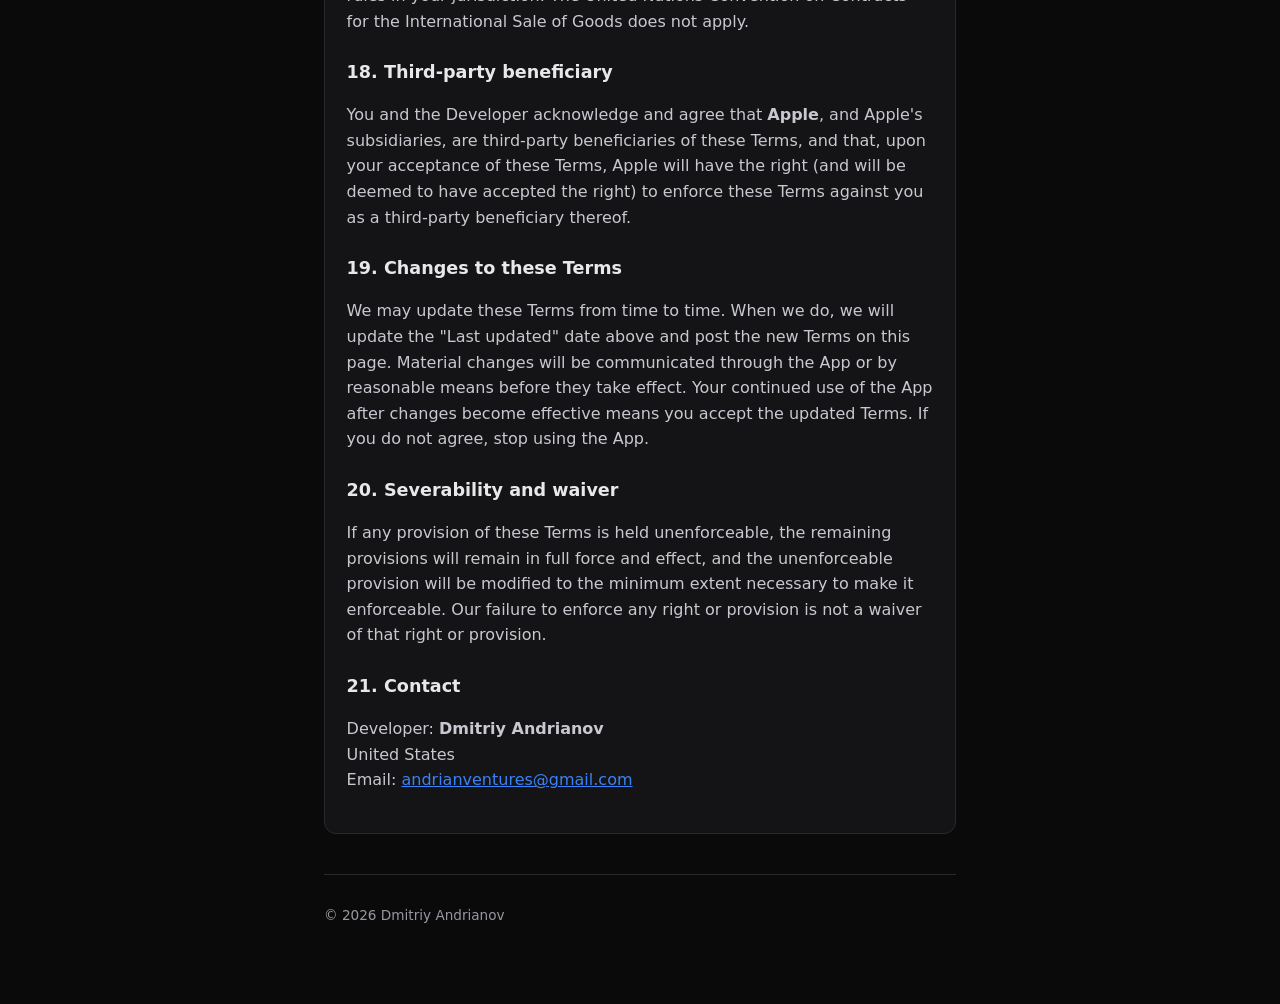
<file: presserfoot-terms.html>
<!DOCTYPE html>
<html lang="en">
  <head>
    <meta charset="utf-8" />
    <meta name="viewport" content="width=device-width, initial-scale=1" />
    <title>Terms of Use (EULA) — Presser Foot Identifier</title>
    <link rel="stylesheet" href="styles.css" />
  </head>
  <body>
    <div class="wrap">
      <header>
        <h1>Terms of Use</h1>
        <p>
          End User License Agreement · Presser Foot Identifier · Dmitriy Andrianov
        </p>
        <nav>
          <a href="index.html">Support</a>
          <a href="presserfoot-privacy.html">Privacy Policy</a>
          <a href="presserfoot-terms.html">Terms of Use</a>
          <a href="privacy.html">Privacy (conversion apps)</a>
          <a href="terms.html">Terms (conversion apps)</a>
        </nav>
      </header>

      <main>
                <p class="muted">Last updated: October 5, 2026</p>

        <p class="muted">
          These Terms apply to <strong>Presser Foot Identifier</strong> only. There is no free trial
          on any plan. Sunglasses Identifier uses
          <a href="identifier-terms.html">its own terms</a>. For
          <strong>Pesos to Dollars Conversion +</strong> and <strong>Euros to Dollars Conversion
          +</strong>, see <a href="terms.html">Terms (conversion apps)</a>.
        </p>

        <h2>1. Agreement between you and us</h2>
        <p>
          This End User License Agreement ("<strong>EULA</strong>" or "<strong>Terms</strong>") is
          a legal agreement between <strong>you</strong> and <strong>Dmitriy Andrianov</strong>
          ("<strong>we</strong>," "<strong>us</strong>," "<strong>our</strong>," or the
          "<strong>Developer</strong>"), the provider of <strong>Presser Foot Identifier</strong>
          (the "<strong>App</strong>"). By downloading,
          installing, or using the App, you agree to these Terms and our
          <a href="presserfoot-privacy.html">Privacy Policy</a>. If you do not agree, do not use the
          App.
        </p>
        <p>
          You acknowledge that these Terms are concluded between you and the Developer only, and
          <strong>not with Apple Inc.</strong> Apple is not responsible for the App or its content.
          Apple has no obligation to furnish any maintenance or support services with respect to
          the App.
        </p>
        <p>
          You represent that you are at least 13 years old (or the minimum age of digital consent
          in your country), and, if you are a minor, that your parent or legal guardian has
          reviewed and agreed to these Terms on your behalf.
        </p>

        <h2>2. License (Scope of Use)</h2>
        <p>
          Subject to these Terms, the Developer grants you a personal, limited, revocable,
          non-exclusive, non-transferable, non-sublicensable license to install and use the App on
          any Apple-branded device that you own or control and as permitted by the App Store
          <a href="https://www.apple.com/legal/internet-services/itunes/dev/stdeula/" target="_blank" rel="noopener">
          Usage Rules</a> in the Apple Media Services Terms and Conditions.
        </p>
        <p>You agree that you will not, and will not permit any third party to:</p>
        <ul>
          <li>copy, modify, or create derivative works of the App (except as allowed by applicable law);</li>
          <li>reverse-engineer, decompile, disassemble, or attempt to derive the source code of the App;</li>
          <li>rent, lease, lend, sell, redistribute, or sublicense the App;</li>
          <li>remove, obscure, or alter any proprietary notices in the App;</li>
          <li>use the App in violation of any applicable law, or to harass, abuse, stalk, threaten, or defame
          any person, or to infringe anyone's rights;</li>
          <li>interfere with, disrupt, or attempt to gain unauthorized access to any part of the App, its
          servers, or related services.</li>
        </ul>
        <p>If you sell or transfer your device, you must remove the App from the device first.</p>

        <h2>3. What the App does (and does not) do</h2>
        <p>
          <strong>Presser Foot Identifier</strong> uses an AI image-analysis service to describe a
          sewing-machine presser foot you photograph or upload: its likely type and name, a part
          number when one is legible on the foot or a commonly used reference number for that foot
          type, its key features, typical uses, usage and safety precautions (stitch settings and a
          needle clearance check), and general compatibility (attachment and shank system, machine
          types that typically use it, and systems it does not fit). The App does not search the web
          or check manufacturer databases. The App stores your last 20 reports on your device.
        </p>
        <p>
          <strong>Results are AI-assisted estimates based only on what is visible in your photos and
          may be wrong.</strong> The App labels each result as confirmed, likely, possible, or needing
          more information; it never confirms that a foot fits your specific machine. Reference numbers, typical
          machines, and compatibility notes are general guidance and may be wrong. The App is not a substitute for your machine manual, the
          manufacturer's compatibility information, or a qualified technician. <strong>Before sewing
          with any foot, lower it, turn the handwheel by hand through a full stitch cycle, and confirm
          the needle clears the foot.</strong> You are solely responsible for how you use, install, and
          operate sewing equipment and for any damage or injury that results.
        </p>

        <h2>4. Subscriptions and in-app purchases</h2>
        <p>
          For <strong>Presser Foot Identifier</strong>, the free tier includes <strong>one successful identification per rolling 24-hour period</strong>. Additional identifications and premium features are available with a paid,
          auto-renewing subscription ("<strong>Premium</strong>") sold through Apple's in-app purchase
          system. Current subscription options are:
        </p>
        <ul>
          <li>
            <strong>Premium — Yearly:</strong> US$24.99 per year, billed annually.
          </li>
          <li>
            <strong>Premium — Weekly:</strong> US$4.99 per week, billed weekly.
          </li>
        </ul>
        <p>
          <strong>No free trial.</strong> Neither plan includes a free trial or other introductory
          offer. You are charged when you subscribe.
        </p>
        <p>
          Prices are shown in U.S. dollars and may be displayed in your local currency by the App
          Store. Pricing, availability, and the exact list of plans may change over time; the App
          always shows the current title, length, and price of each plan on the purchase (paywall)
          screen before you confirm.
        </p>
        <p>
          <strong>Auto-renewal.</strong> Payment is charged to your Apple ID at confirmation of
          purchase. Your subscription <strong>automatically renews</strong> for the same period at
          the then-current price unless auto-renew is turned off at least <strong>24 hours before
          the end of the current period</strong>. Your Apple ID will be charged for renewal within
          24 hours prior to the end of the current period at the price of the selected plan.
        </p>
        <p>
          <strong>Managing and cancelling.</strong> You can manage your subscription and turn off
          auto-renew at any time in <strong>Settings → [your name] → Subscriptions</strong> on your
          Apple device, or through the App Store. Cancellation takes effect at the end of the
          current billing period; you keep Premium access until then. Deleting the App does not
          cancel a subscription.
        </p>
        <p>
          <strong>Refunds.</strong> All billing and refunds for in-app purchases are handled by
          Apple and are governed by the Apple Media Services Terms. Except where required by law,
          subscription fees are non-refundable. Refund requests should be made to Apple at
          <a href="https://reportaproblem.apple.com" target="_blank" rel="noopener">reportaproblem.apple.com</a>.
        </p>
        <p>
          <strong>Price changes.</strong> We may change subscription prices from time to time. Any
          price increase will apply only to billing periods starting after the change, and Apple
          will notify you and ask for your consent before charging the new price where required.
        </p>

        <h2>5. Your account and content</h2>
        <p>
          The App does not require you to create an account. If you submit feedback, bug reports,
          or suggestions, you grant us a worldwide, perpetual, irrevocable, royalty-free license
          to use them to improve the App and related services, without obligation to you.
        </p>
        <p>
          You represent and warrant that you have all necessary rights to any photo you submit for
          identification. Do not submit images that you do not own or that depict private people,
          private property, or copyrighted material in a way you are not authorized to share.
        </p>

        <h2>6. Third-party content, services, and data</h2>
        <p>
          The App relies on third-party services (Apple, Google's Gemini AI, Supabase, RevenueCat,
          and others). We do not control, and are not responsible for, the content, accuracy,
          availability, or practices of any third party. Use of third-party services is at your
          sole risk and may be subject to their separate terms and privacy policies.
        </p>

        <h2>7. Maintenance and support</h2>
        <p>
          The Developer is solely responsible for providing any maintenance or support services for
          the App, as required under applicable law. You can reach us at
          <a href="mailto:andrianventures@gmail.com">andrianventures@gmail.com</a>. Apple has no
          obligation whatsoever to provide any maintenance or support services with respect to the
          App.
        </p>

        <h2>8. Warranty</h2>
        <p>
          The Developer is solely responsible for any product warranties, whether express or
          implied by law, to the extent not effectively disclaimed. In the event of any failure of
          the App to conform to any applicable warranty, you may notify Apple, and Apple will
          refund the purchase price (if any) for the App to you; to the maximum extent permitted
          by applicable law, Apple will have no other warranty obligation whatsoever with respect
          to the App, and any other claims, losses, liabilities, damages, costs, or expenses
          attributable to any failure to conform to any warranty will be the sole responsibility of
          the Developer.
        </p>

        <h2>9. Product claims</h2>
        <p>
          The Developer, not Apple, is responsible for addressing any claims by you or any third
          party relating to the App or your possession and/or use of the App, including, but not
          limited to: (i) product liability claims; (ii) any claim that the App fails to conform to
          any applicable legal or regulatory requirement; and (iii) claims arising under
          consumer-protection, privacy, or similar legislation.
        </p>

        <h2>10. Intellectual property</h2>
        <p>
          The App, including its design, code, graphics, trademarks, and all related intellectual
          property, is owned by the Developer or its licensors and is protected by copyright,
          trademark, and other laws. These Terms do not transfer any ownership rights to you. In
          the event of any third-party claim that the App or your possession and use of it
          infringes that third party's intellectual property rights, the Developer — not Apple —
          will be solely responsible for the investigation, defense, settlement, and discharge of
          any such infringement claim. Manufacturer and brand names referenced in identification results and source links are the
          property of their respective owners and are used solely for identification purposes; the
          App is not affiliated with or endorsed by any sewing-machine or accessory manufacturer.
        </p>

        <h2>11. Legal and export compliance</h2>
        <p>
          You represent and warrant that (i) you are not located in a country that is subject to a
          U.S. Government embargo, or that has been designated by the U.S. Government as a
          "terrorist supporting" country; and (ii) you are not listed on any U.S. Government list
          of prohibited or restricted parties. You will use the App in compliance with all
          applicable U.S. and international export laws and regulations.
        </p>

        <h2>12. Disclaimer of warranties</h2>
        <p>
          TO THE FULLEST EXTENT PERMITTED BY APPLICABLE LAW, THE APP IS PROVIDED "<strong>AS IS</strong>" AND
          "<strong>AS AVAILABLE</strong>," WITH ALL FAULTS AND WITHOUT WARRANTY OF ANY KIND. THE DEVELOPER
          DISCLAIMS ALL WARRANTIES, WHETHER EXPRESS, IMPLIED, OR STATUTORY, INCLUDING THE IMPLIED
          WARRANTIES OF MERCHANTABILITY, FITNESS FOR A PARTICULAR PURPOSE, TITLE, AND NON-INFRINGEMENT, AND
          ANY WARRANTIES ARISING OUT OF COURSE OF DEALING OR USAGE OF TRADE. WE DO NOT WARRANT THAT THE APP
          WILL BE UNINTERRUPTED, ERROR-FREE, SECURE, OR ACCURATE, OR THAT ANY ERRORS WILL BE CORRECTED.
        </p>

        <h2>13. Limitation of liability</h2>
        <p>
          TO THE MAXIMUM EXTENT PERMITTED BY LAW, IN NO EVENT WILL THE DEVELOPER BE LIABLE FOR ANY INDIRECT,
          INCIDENTAL, SPECIAL, CONSEQUENTIAL, EXEMPLARY, OR PUNITIVE DAMAGES, OR FOR ANY LOSS OF PROFITS,
          REVENUE, DATA, GOODWILL, OR BUSINESS, ARISING OUT OF OR RELATED TO YOUR USE OF OR INABILITY TO USE
          THE APP, EVEN IF ADVISED OF THE POSSIBILITY OF SUCH DAMAGES. THE DEVELOPER'S TOTAL CUMULATIVE
          LIABILITY FOR ALL CLAIMS RELATING TO THE APP WILL NOT EXCEED THE GREATER OF (A) THE AMOUNT YOU
          PAID THE DEVELOPER (THROUGH IN-APP PURCHASES) IN THE TWELVE (12) MONTHS BEFORE THE EVENT GIVING
          RISE TO THE CLAIM, OR (B) FIVE U.S. DOLLARS (US$5.00).
        </p>

        <h2>14. Indemnity</h2>
        <p>
          To the extent permitted by law, you agree to defend, indemnify, and hold harmless the
          Developer from and against any claims, damages, liabilities, costs, and expenses
          (including reasonable attorneys' fees) arising out of (i) your misuse of the App,
          (ii) your violation of these Terms, or (iii) your violation of applicable law or the
          rights of a third party.
        </p>

        <h2>15. DMCA / copyright complaints</h2>
        <p>
          If you believe content made available through the App infringes your copyright, send a
          notice under the Digital Millennium Copyright Act (17 U.S.C. § 512(c)(3)) to
          <a href="mailto:andrianventures@gmail.com">andrianventures@gmail.com</a>, including the
          information required by the DMCA. Misrepresentations may result in liability for damages.
        </p>

        <h2>16. Termination</h2>
        <p>
          These Terms remain in effect until terminated. Your rights under these Terms will end
          automatically if you fail to comply with any of them. Upon termination, you must stop
          using the App and delete all copies from your devices. Sections that by their nature
          should survive termination will survive.
        </p>

        <h2>17. Governing law</h2>
        <p>
          These Terms are governed by the laws of the <strong>Commonwealth of Pennsylvania,
          United States</strong>, without regard to its conflict-of-laws rules, except that
          consumer-protection laws of your state or country of residence may also apply where they
          grant you rights that cannot be waived. You and the Developer agree to submit to the
          personal and exclusive jurisdiction of the state and federal courts located in the United
          States for any dispute not subject to mandatory consumer-forum rules in your jurisdiction.
          The United Nations Convention on Contracts for the International Sale of Goods does not
          apply.
        </p>

        <h2>18. Third-party beneficiary</h2>
        <p>
          You and the Developer acknowledge and agree that <strong>Apple</strong>, and Apple's
          subsidiaries, are third-party beneficiaries of these Terms, and that, upon your
          acceptance of these Terms, Apple will have the right (and will be deemed to have
          accepted the right) to enforce these Terms against you as a third-party beneficiary
          thereof.
        </p>

        <h2>19. Changes to these Terms</h2>
        <p>
          We may update these Terms from time to time. When we do, we will update the "Last
          updated" date above and post the new Terms on this page. Material changes will be
          communicated through the App or by reasonable means before they take effect. Your
          continued use of the App after changes become effective means you accept the updated
          Terms. If you do not agree, stop using the App.
        </p>

        <h2>20. Severability and waiver</h2>
        <p>
          If any provision of these Terms is held unenforceable, the remaining provisions will
          remain in full force and effect, and the unenforceable provision will be modified to the
          minimum extent necessary to make it enforceable. Our failure to enforce any right or
          provision is not a waiver of that right or provision.
        </p>

        <h2>21. Contact</h2>
        <p>
          Developer: <strong>Dmitriy Andrianov</strong><br />
          United States<br />
          Email: <a href="mailto:andrianventures@gmail.com">andrianventures@gmail.com</a>
        </p>
      </main>

      <footer>
        <p>&copy; 2026 Dmitriy Andrianov</p>
      </footer>
    </div>
  </body>
</html>
</file>
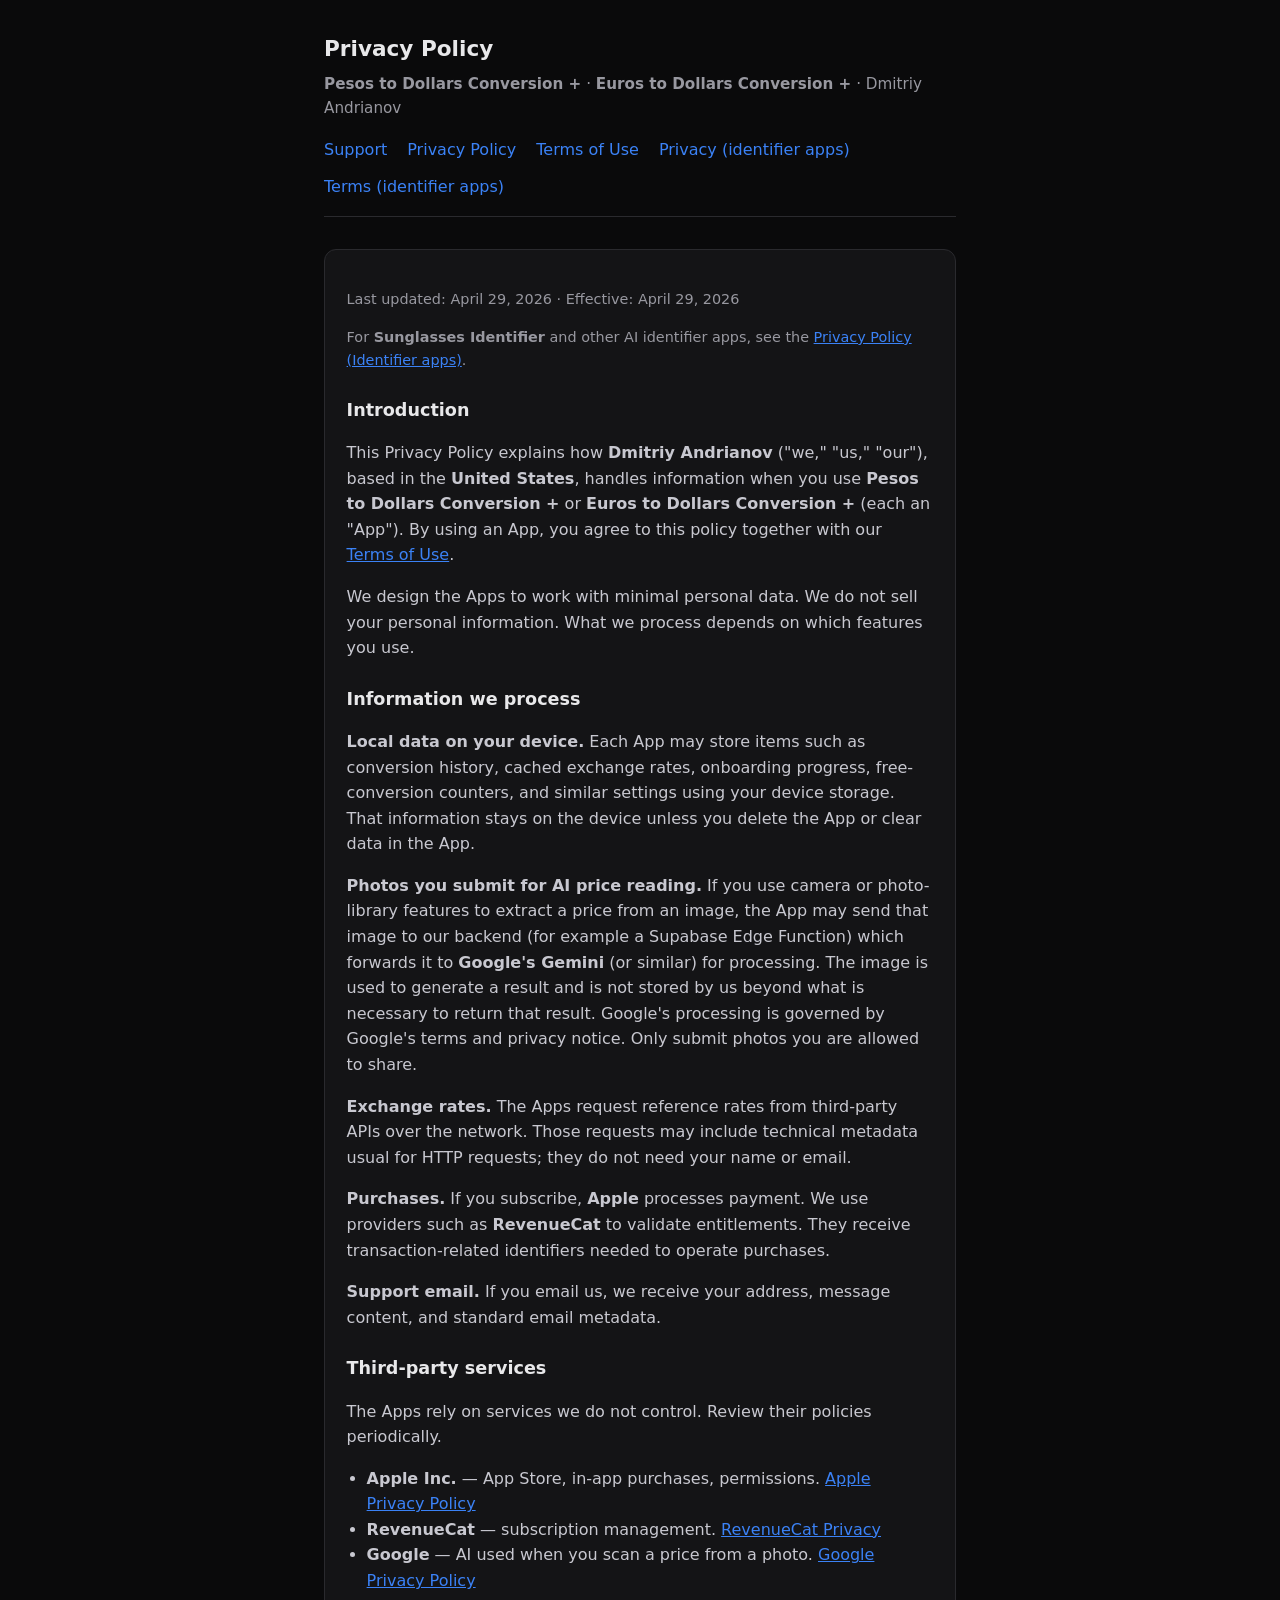
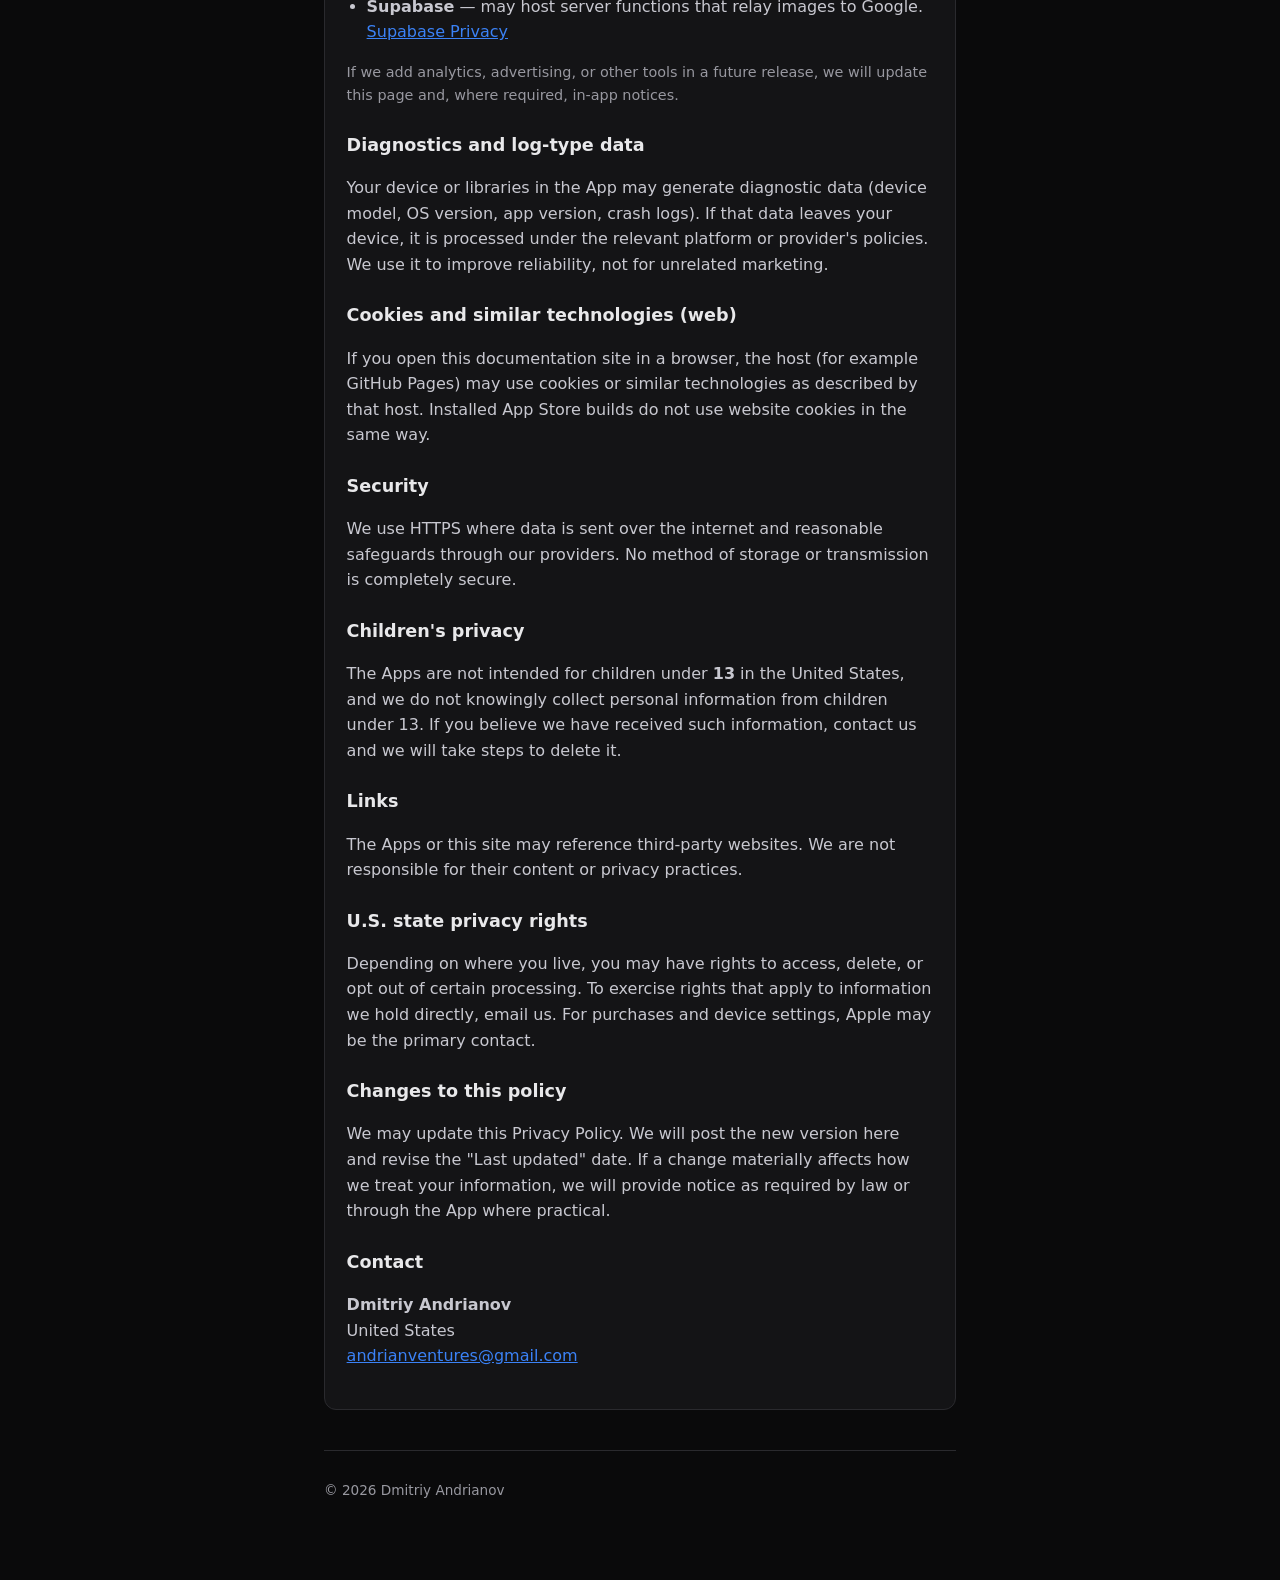
<file: privacy.html>
<!DOCTYPE html>
<html lang="en">
  <head>
    <meta charset="utf-8" />
    <meta name="viewport" content="width=device-width, initial-scale=1" />
    <title>Privacy Policy — Currency Conversion Apps</title>
    <link rel="stylesheet" href="styles.css" />
  </head>
  <body>
    <div class="wrap">
      <header>
        <h1>Privacy Policy</h1>
        <p>
          <strong>Pesos to Dollars Conversion +</strong> ·
          <strong>Euros to Dollars Conversion +</strong> ·
          Dmitriy Andrianov
        </p>
        <nav>
          <a href="index.html">Support</a>
          <a href="privacy.html">Privacy Policy</a>
          <a href="terms.html">Terms of Use</a>
          <a href="identifier-privacy.html">Privacy (identifier apps)</a>
          <a href="identifier-terms.html">Terms (identifier apps)</a>
        </nav>
      </header>

      <main>
        <p class="muted">Last updated: April 29, 2026 · Effective: April 29, 2026</p>

        <p class="muted">
          For <strong>Sunglasses Identifier</strong> and other AI identifier apps, see the
          <a href="identifier-privacy.html">Privacy Policy (Identifier apps)</a>.
        </p>

        <h2>Introduction</h2>
        <p>
          This Privacy Policy explains how <strong>Dmitriy Andrianov</strong> ("we," "us," "our"),
          based in the <strong>United States</strong>, handles information when you use
          <strong>Pesos to Dollars Conversion +</strong> or <strong>Euros to Dollars Conversion
          +</strong> (each an "App"). By using an App, you agree to this policy together with our
          <a href="terms.html">Terms of Use</a>.
        </p>
        <p>
          We design the Apps to work with minimal personal data. We do not sell your personal
          information. What we process depends on which features you use.
        </p>

        <h2>Information we process</h2>
        <p>
          <strong>Local data on your device.</strong> Each App may store items such as conversion
          history, cached exchange rates, onboarding progress, free-conversion counters, and similar
          settings using your device storage. That information stays on the device unless you delete
          the App or clear data in the App.
        </p>
        <p>
          <strong>Photos you submit for AI price reading.</strong> If you use camera or photo-library
          features to extract a price from an image, the App may send that image to our backend (for
          example a Supabase Edge Function) which forwards it to <strong>Google's Gemini</strong> (or
          similar) for processing. The image is used to generate a result and is not stored by us beyond
          what is necessary to return that result. Google's processing is governed by Google's terms
          and privacy notice. Only submit photos you are allowed to share.
        </p>
        <p>
          <strong>Exchange rates.</strong> The Apps request reference rates from third-party APIs over
          the network. Those requests may include technical metadata usual for HTTP requests; they do
          not need your name or email.
        </p>
        <p>
          <strong>Purchases.</strong> If you subscribe, <strong>Apple</strong> processes payment. We
          use providers such as <strong>RevenueCat</strong> to validate entitlements. They receive
          transaction-related identifiers needed to operate purchases.
        </p>
        <p>
          <strong>Support email.</strong> If you email us, we receive your address, message content,
          and standard email metadata.
        </p>

        <h2>Third-party services</h2>
        <p>The Apps rely on services we do not control. Review their policies periodically.</p>
        <ul>
          <li>
            <strong>Apple Inc.</strong> — App Store, in-app purchases, permissions.
            <a href="https://www.apple.com/legal/privacy/" target="_blank" rel="noopener noreferrer">Apple Privacy Policy</a>
          </li>
          <li>
            <strong>RevenueCat</strong> — subscription management.
            <a href="https://www.revenuecat.com/privacy" target="_blank" rel="noopener noreferrer">RevenueCat Privacy</a>
          </li>
          <li>
            <strong>Google</strong> — AI used when you scan a price from a photo.
            <a href="https://policies.google.com/privacy" target="_blank" rel="noopener noreferrer">Google Privacy Policy</a>
          </li>
          <li>
            <strong>Supabase</strong> — may host server functions that relay images to Google.
            <a href="https://supabase.com/privacy" target="_blank" rel="noopener noreferrer">Supabase Privacy</a>
          </li>
        </ul>
        <p class="muted">
          If we add analytics, advertising, or other tools in a future release, we will update this
          page and, where required, in-app notices.
        </p>

        <h2>Diagnostics and log-type data</h2>
        <p>
          Your device or libraries in the App may generate diagnostic data (device model, OS version,
          app version, crash logs). If that data leaves your device, it is processed under the
          relevant platform or provider's policies. We use it to improve reliability, not for unrelated
          marketing.
        </p>

        <h2>Cookies and similar technologies (web)</h2>
        <p>
          If you open this documentation site in a browser, the host (for example GitHub Pages) may use
          cookies or similar technologies as described by that host. Installed App Store builds do not
          use website cookies in the same way.
        </p>

        <h2>Security</h2>
        <p>
          We use HTTPS where data is sent over the internet and reasonable safeguards through our
          providers. No method of storage or transmission is completely secure.
        </p>

        <h2>Children's privacy</h2>
        <p>
          The Apps are not intended for children under <strong>13</strong> in the United States, and
          we do not knowingly collect personal information from children under 13. If you believe we
          have received such information, contact us and we will take steps to delete it.
        </p>

        <h2>Links</h2>
        <p>
          The Apps or this site may reference third-party websites. We are not responsible for their
          content or privacy practices.
        </p>

        <h2>U.S. state privacy rights</h2>
        <p>
          Depending on where you live, you may have rights to access, delete, or opt out of certain
          processing. To exercise rights that apply to information we hold directly, email us. For
          purchases and device settings, Apple may be the primary contact.
        </p>

        <h2>Changes to this policy</h2>
        <p>
          We may update this Privacy Policy. We will post the new version here and revise the "Last
          updated" date. If a change materially affects how we treat your information, we will
          provide notice as required by law or through the App where practical.
        </p>

        <h2>Contact</h2>
        <p>
          <strong>Dmitriy Andrianov</strong><br />
          United States<br />
          <a href="mailto:andrianventures@gmail.com">andrianventures@gmail.com</a>
        </p>
      </main>

      <footer>
        <p>&copy; 2026 Dmitriy Andrianov</p>
      </footer>
    </div>
  </body>
</html>
</file>
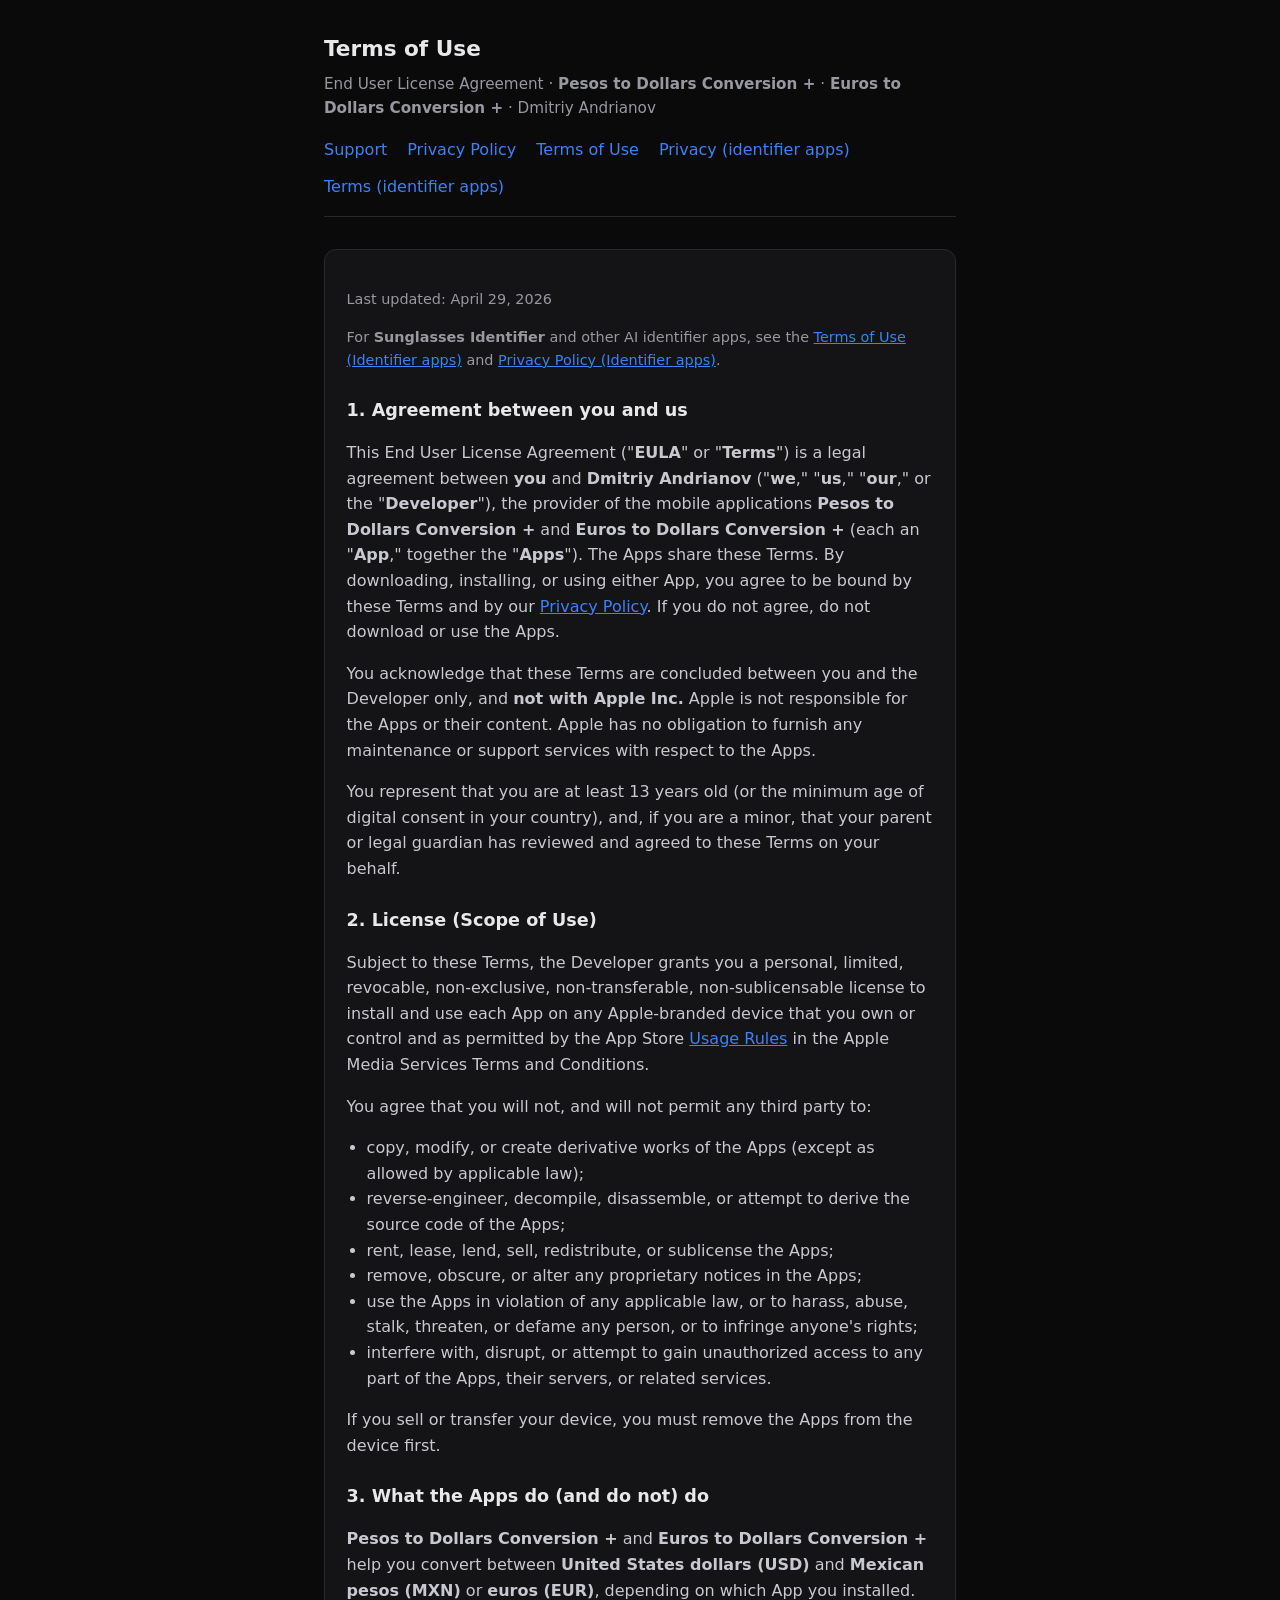
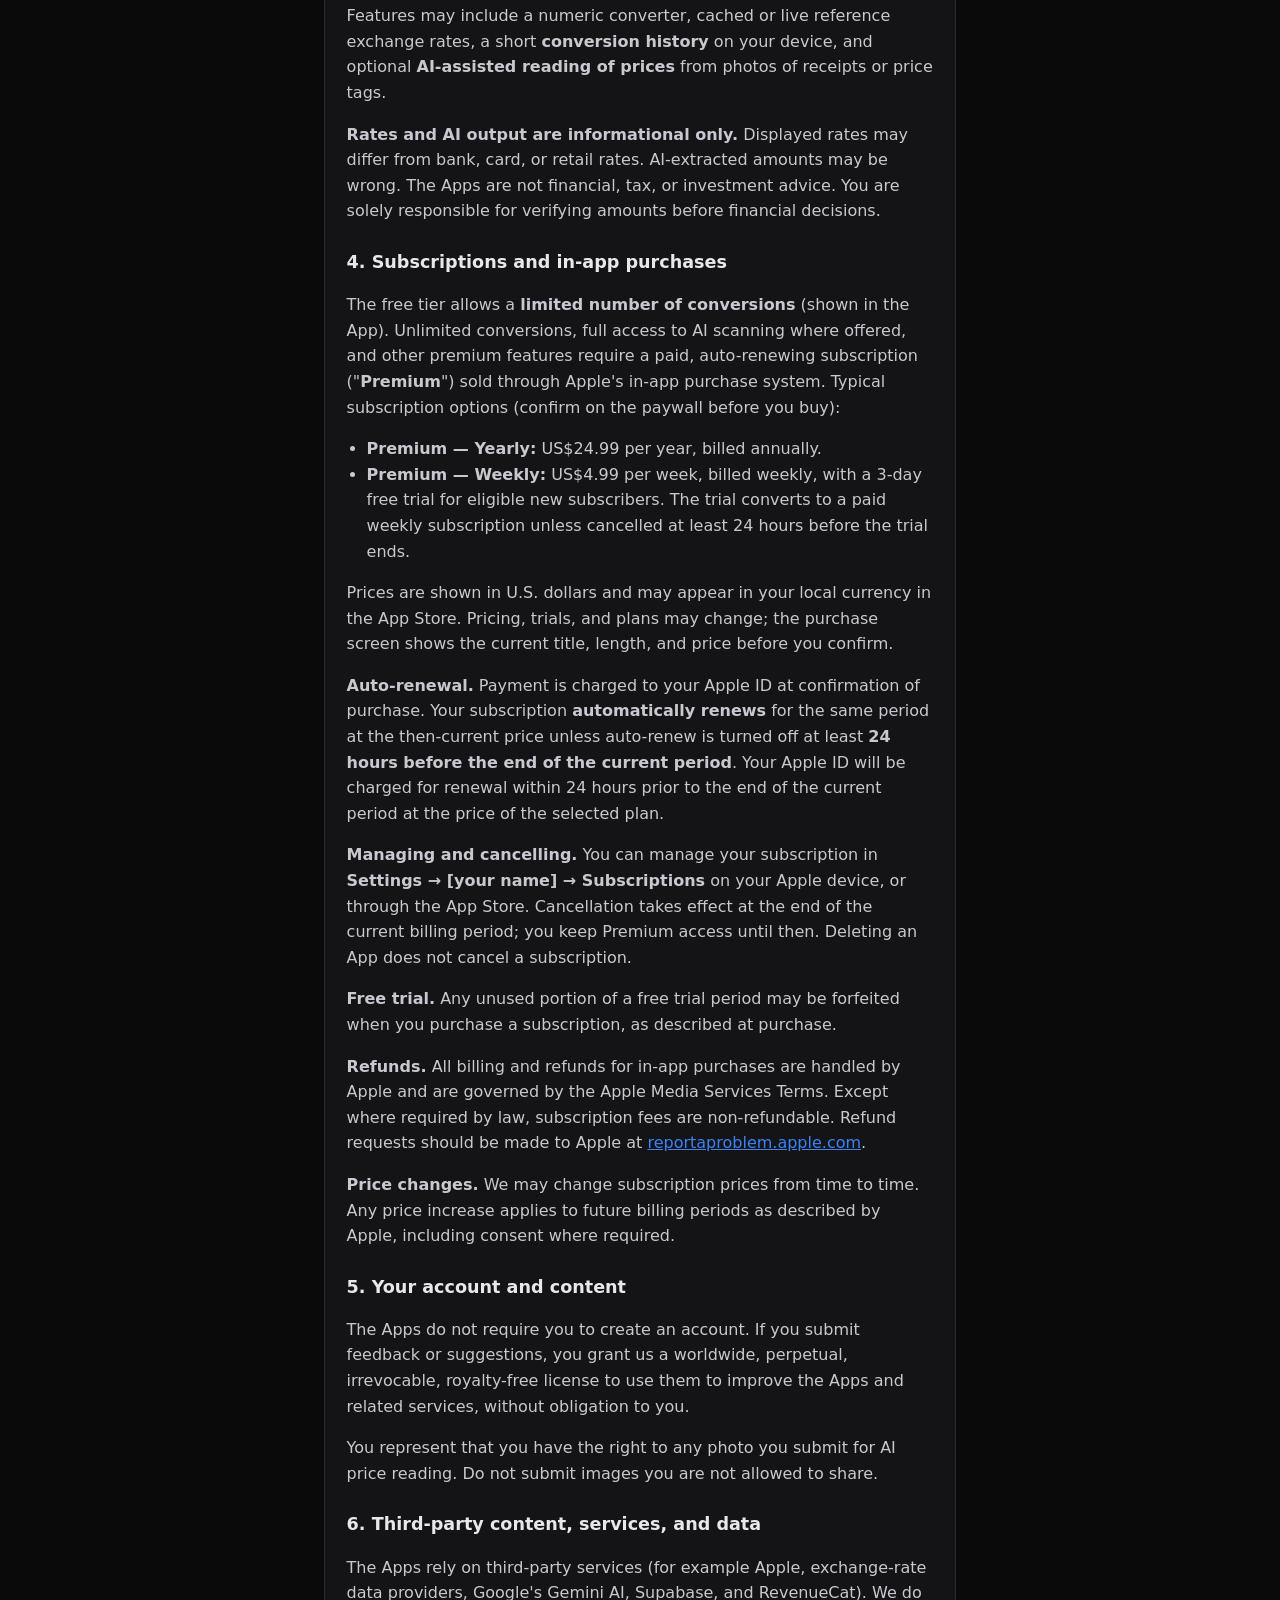
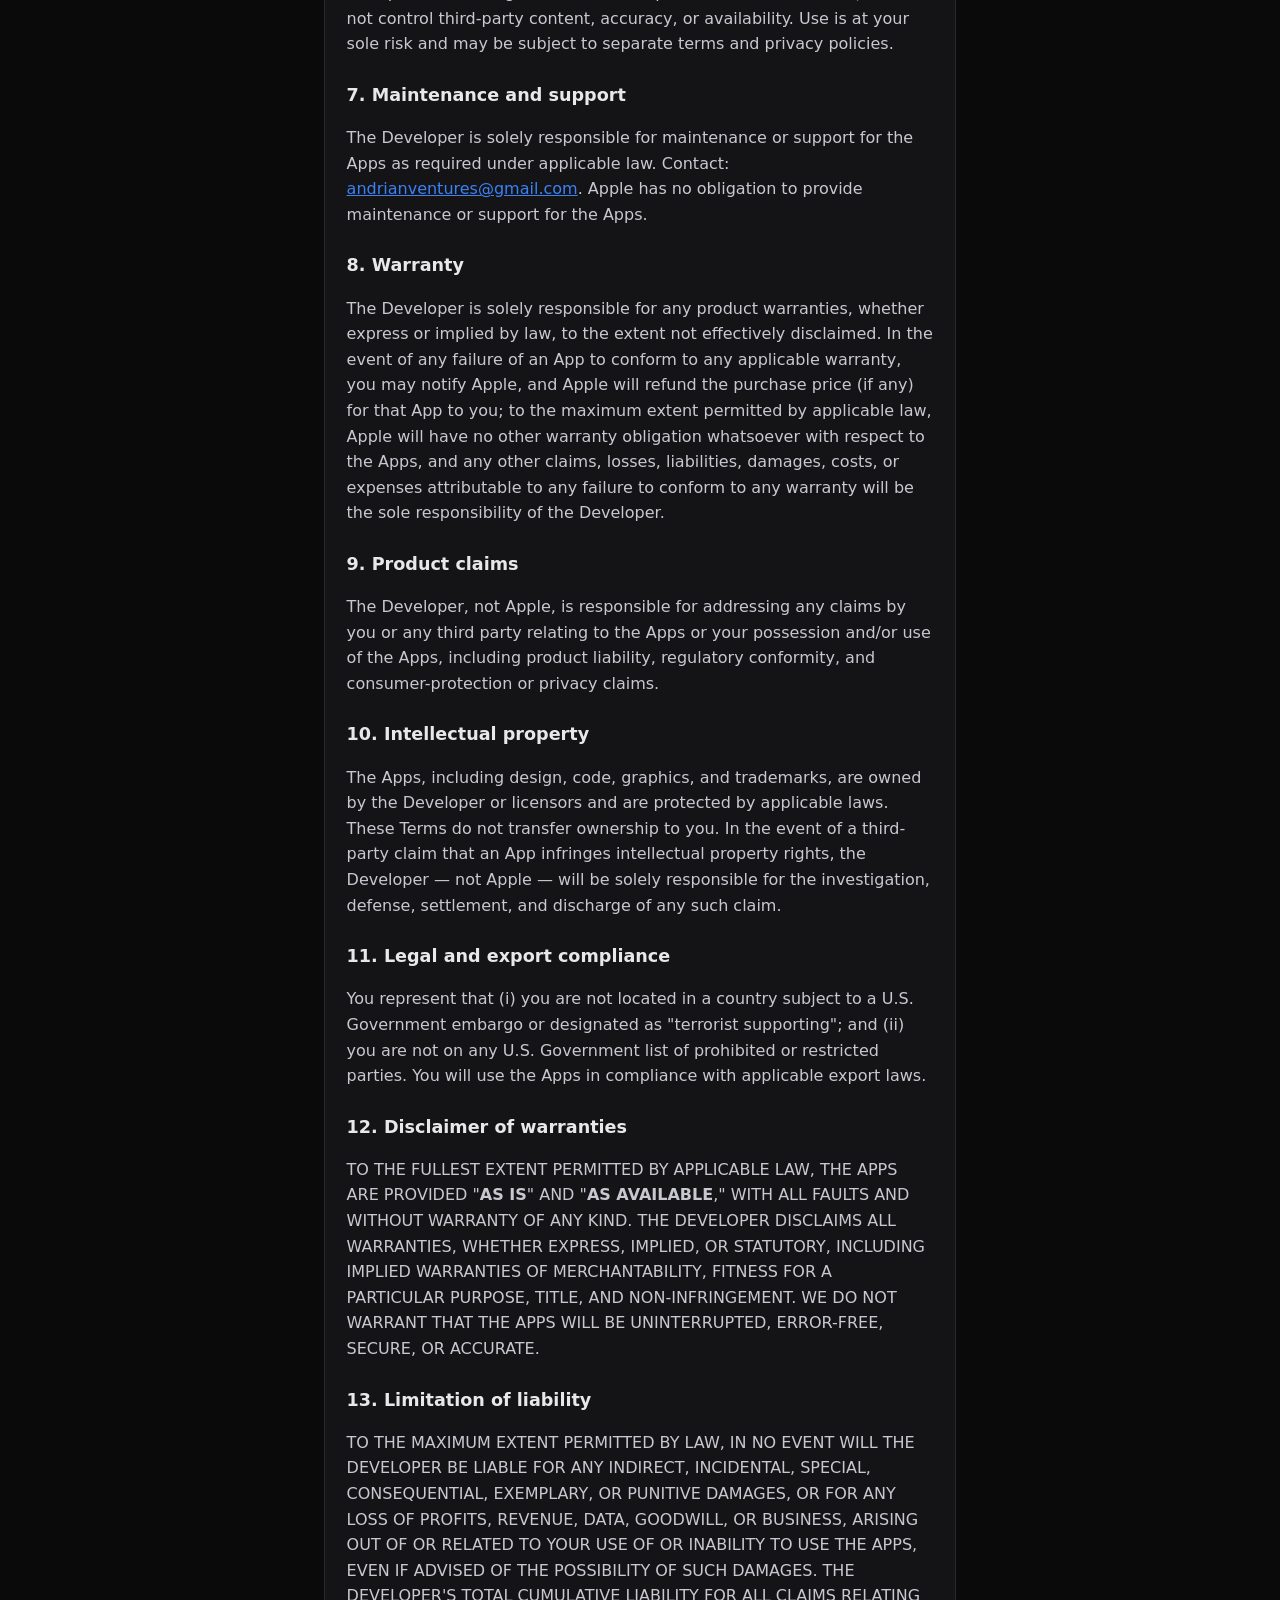
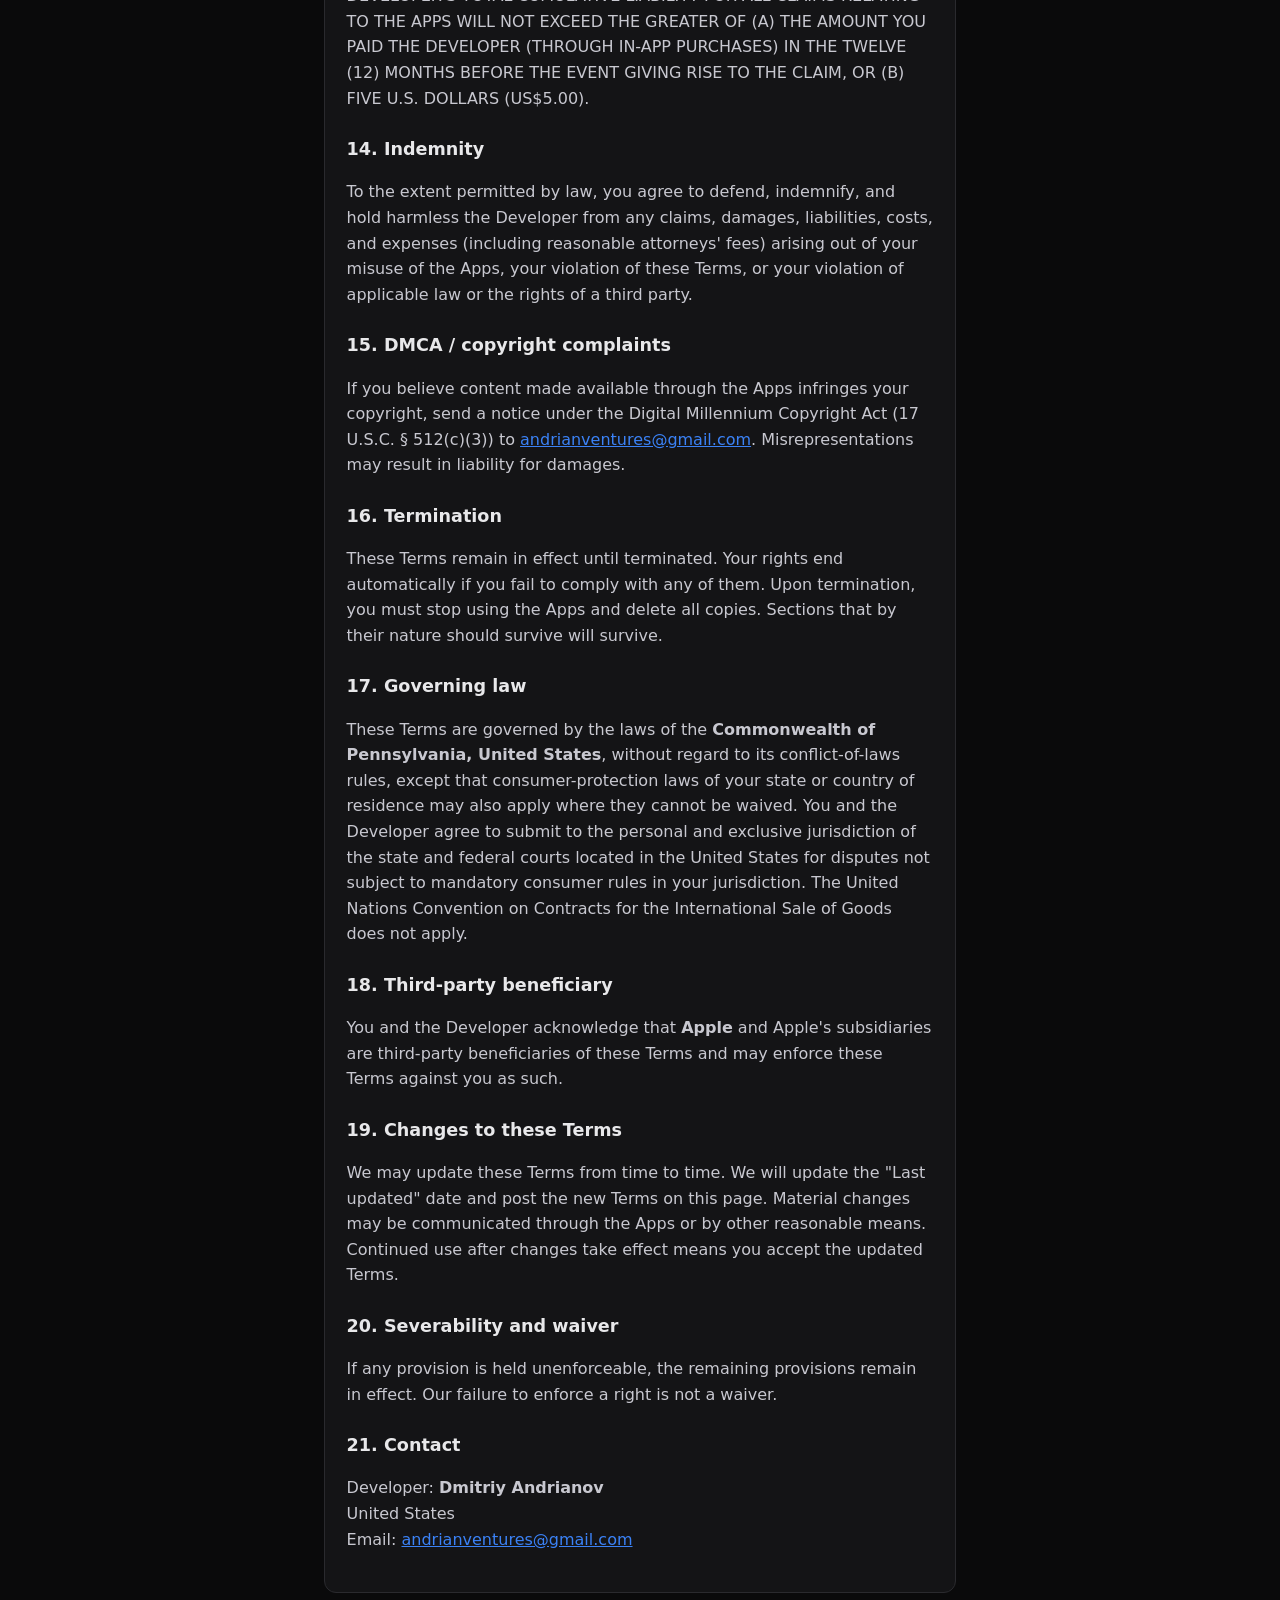
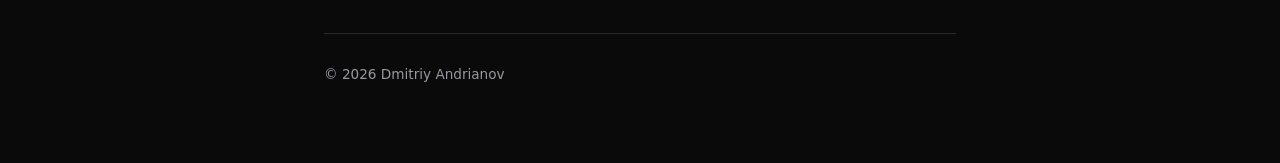
<file: terms.html>
<!DOCTYPE html>
<html lang="en">
  <head>
    <meta charset="utf-8" />
    <meta name="viewport" content="width=device-width, initial-scale=1" />
    <title>Terms of Use (EULA) — Currency Conversion Apps</title>
    <link rel="stylesheet" href="styles.css" />
  </head>
  <body>
    <div class="wrap">
      <header>
        <h1>Terms of Use</h1>
        <p>
          End User License Agreement ·
          <strong>Pesos to Dollars Conversion +</strong> ·
          <strong>Euros to Dollars Conversion +</strong> ·
          Dmitriy Andrianov
        </p>
        <nav>
          <a href="index.html">Support</a>
          <a href="privacy.html">Privacy Policy</a>
          <a href="terms.html">Terms of Use</a>
          <a href="identifier-privacy.html">Privacy (identifier apps)</a>
          <a href="identifier-terms.html">Terms (identifier apps)</a>
        </nav>
      </header>

      <main>
        <p class="muted">Last updated: April 29, 2026</p>

        <p class="muted">
          For <strong>Sunglasses Identifier</strong> and other AI identifier apps, see the
          <a href="identifier-terms.html">Terms of Use (Identifier apps)</a> and
          <a href="identifier-privacy.html">Privacy Policy (Identifier apps)</a>.
        </p>

        <h2>1. Agreement between you and us</h2>
        <p>
          This End User License Agreement ("<strong>EULA</strong>" or "<strong>Terms</strong>") is
          a legal agreement between <strong>you</strong> and <strong>Dmitriy Andrianov</strong>
          ("<strong>we</strong>," "<strong>us</strong>," "<strong>our</strong>," or the
          "<strong>Developer</strong>"), the provider of the mobile applications
          <strong>Pesos to Dollars Conversion +</strong> and <strong>Euros to Dollars Conversion
          +</strong> (each an "<strong>App</strong>," together the "<strong>Apps</strong>"). The
          Apps share these Terms. By downloading, installing, or using either App, you agree to be
          bound by these Terms and by our
          <a href="privacy.html">Privacy Policy</a>. If you do not agree, do not download or use the
          Apps.
        </p>
        <p>
          You acknowledge that these Terms are concluded between you and the Developer only, and
          <strong>not with Apple Inc.</strong> Apple is not responsible for the Apps or their content.
          Apple has no obligation to furnish any maintenance or support services with respect to
          the Apps.
        </p>
        <p>
          You represent that you are at least 13 years old (or the minimum age of digital consent
          in your country), and, if you are a minor, that your parent or legal guardian has
          reviewed and agreed to these Terms on your behalf.
        </p>

        <h2>2. License (Scope of Use)</h2>
        <p>
          Subject to these Terms, the Developer grants you a personal, limited, revocable,
          non-exclusive, non-transferable, non-sublicensable license to install and use each App on
          any Apple-branded device that you own or control and as permitted by the App Store
          <a href="https://www.apple.com/legal/internet-services/itunes/dev/stdeula/" target="_blank" rel="noopener">
          Usage Rules</a> in the Apple Media Services Terms and Conditions.
        </p>
        <p>You agree that you will not, and will not permit any third party to:</p>
        <ul>
          <li>copy, modify, or create derivative works of the Apps (except as allowed by applicable law);</li>
          <li>reverse-engineer, decompile, disassemble, or attempt to derive the source code of the Apps;</li>
          <li>rent, lease, lend, sell, redistribute, or sublicense the Apps;</li>
          <li>remove, obscure, or alter any proprietary notices in the Apps;</li>
          <li>use the Apps in violation of any applicable law, or to harass, abuse, stalk, threaten, or defame
          any person, or to infringe anyone's rights;</li>
          <li>interfere with, disrupt, or attempt to gain unauthorized access to any part of the Apps, their
          servers, or related services.</li>
        </ul>
        <p>If you sell or transfer your device, you must remove the Apps from the device first.</p>

        <h2>3. What the Apps do (and do not) do</h2>
        <p>
          <strong>Pesos to Dollars Conversion +</strong> and <strong>Euros to Dollars Conversion +</strong>
          help you convert between <strong>United States dollars (USD)</strong> and
          <strong>Mexican pesos (MXN)</strong> or <strong>euros (EUR)</strong>, depending on which App
          you installed. Features may include a numeric converter, cached or live reference exchange
          rates, a short <strong>conversion history</strong> on your device, and optional
          <strong>AI-assisted reading of prices</strong> from photos of receipts or price tags.
        </p>
        <p>
          <strong>Rates and AI output are informational only.</strong> Displayed rates may differ from
          bank, card, or retail rates. AI-extracted amounts may be wrong. The Apps are not financial,
          tax, or investment advice. You are solely responsible for verifying amounts before financial
          decisions.
        </p>

        <h2>4. Subscriptions and in-app purchases</h2>
        <p>
          The free tier allows a <strong>limited number of conversions</strong> (shown in the App).
          Unlimited conversions, full access to AI scanning where offered, and other premium features
          require a paid, auto-renewing subscription ("<strong>Premium</strong>") sold through Apple's
          in-app purchase system. Typical subscription options (confirm on the paywall before you buy):
        </p>
        <ul>
          <li>
            <strong>Premium — Yearly:</strong> US$24.99 per year, billed annually.
          </li>
          <li>
            <strong>Premium — Weekly:</strong> US$4.99 per week, billed weekly, with a 3-day free
            trial for eligible new subscribers. The trial converts to a paid weekly subscription unless
            cancelled at least 24 hours before the trial ends.
          </li>
        </ul>
        <p>
          Prices are shown in U.S. dollars and may appear in your local currency in the App Store.
          Pricing, trials, and plans may change; the purchase screen shows the current title, length,
          and price before you confirm.
        </p>
        <p>
          <strong>Auto-renewal.</strong> Payment is charged to your Apple ID at confirmation of
          purchase. Your subscription <strong>automatically renews</strong> for the same period at
          the then-current price unless auto-renew is turned off at least <strong>24 hours before
          the end of the current period</strong>. Your Apple ID will be charged for renewal within
          24 hours prior to the end of the current period at the price of the selected plan.
        </p>
        <p>
          <strong>Managing and cancelling.</strong> You can manage your subscription in
          <strong>Settings → [your name] → Subscriptions</strong> on your Apple device, or through the
          App Store. Cancellation takes effect at the end of the current billing period; you keep Premium
          access until then. Deleting an App does not cancel a subscription.
        </p>
        <p>
          <strong>Free trial.</strong> Any unused portion of a free trial period may be forfeited when
          you purchase a subscription, as described at purchase.
        </p>
        <p>
          <strong>Refunds.</strong> All billing and refunds for in-app purchases are handled by
          Apple and are governed by the Apple Media Services Terms. Except where required by law,
          subscription fees are non-refundable. Refund requests should be made to Apple at
          <a href="https://reportaproblem.apple.com" target="_blank" rel="noopener">reportaproblem.apple.com</a>.
        </p>
        <p>
          <strong>Price changes.</strong> We may change subscription prices from time to time. Any
          price increase applies to future billing periods as described by Apple, including consent
          where required.
        </p>

        <h2>5. Your account and content</h2>
        <p>
          The Apps do not require you to create an account. If you submit feedback or suggestions, you
          grant us a worldwide, perpetual, irrevocable, royalty-free license to use them to improve the
          Apps and related services, without obligation to you.
        </p>
        <p>
          You represent that you have the right to any photo you submit for AI price reading. Do not
          submit images you are not allowed to share.
        </p>

        <h2>6. Third-party content, services, and data</h2>
        <p>
          The Apps rely on third-party services (for example Apple, exchange-rate data providers,
          Google's Gemini AI, Supabase, and RevenueCat). We do not control third-party content,
          accuracy, or availability. Use is at your sole risk and may be subject to separate terms and
          privacy policies.
        </p>

        <h2>7. Maintenance and support</h2>
        <p>
          The Developer is solely responsible for maintenance or support for the Apps as required under
          applicable law. Contact:
          <a href="mailto:andrianventures@gmail.com">andrianventures@gmail.com</a>. Apple has no
          obligation to provide maintenance or support for the Apps.
        </p>

        <h2>8. Warranty</h2>
        <p>
          The Developer is solely responsible for any product warranties, whether express or
          implied by law, to the extent not effectively disclaimed. In the event of any failure of
          an App to conform to any applicable warranty, you may notify Apple, and Apple will
          refund the purchase price (if any) for that App to you; to the maximum extent permitted
          by applicable law, Apple will have no other warranty obligation whatsoever with respect to
          the Apps, and any other claims, losses, liabilities, damages, costs, or expenses
          attributable to any failure to conform to any warranty will be the sole responsibility of
          the Developer.
        </p>

        <h2>9. Product claims</h2>
        <p>
          The Developer, not Apple, is responsible for addressing any claims by you or any third
          party relating to the Apps or your possession and/or use of the Apps, including product
          liability, regulatory conformity, and consumer-protection or privacy claims.
        </p>

        <h2>10. Intellectual property</h2>
        <p>
          The Apps, including design, code, graphics, and trademarks, are owned by the Developer or
          licensors and are protected by applicable laws. These Terms do not transfer ownership to
          you. In the event of a third-party claim that an App infringes intellectual property rights,
          the Developer — not Apple — will be solely responsible for the investigation, defense,
          settlement, and discharge of any such claim.
        </p>

        <h2>11. Legal and export compliance</h2>
        <p>
          You represent that (i) you are not located in a country subject to a U.S. Government embargo
          or designated as "terrorist supporting"; and (ii) you are not on any U.S. Government list of
          prohibited or restricted parties. You will use the Apps in compliance with applicable export
          laws.
        </p>

        <h2>12. Disclaimer of warranties</h2>
        <p>
          TO THE FULLEST EXTENT PERMITTED BY APPLICABLE LAW, THE APPS ARE PROVIDED "<strong>AS IS</strong>" AND
          "<strong>AS AVAILABLE</strong>," WITH ALL FAULTS AND WITHOUT WARRANTY OF ANY KIND. THE DEVELOPER
          DISCLAIMS ALL WARRANTIES, WHETHER EXPRESS, IMPLIED, OR STATUTORY, INCLUDING IMPLIED
          WARRANTIES OF MERCHANTABILITY, FITNESS FOR A PARTICULAR PURPOSE, TITLE, AND NON-INFRINGEMENT.
          WE DO NOT WARRANT THAT THE APPS WILL BE UNINTERRUPTED, ERROR-FREE, SECURE, OR ACCURATE.
        </p>

        <h2>13. Limitation of liability</h2>
        <p>
          TO THE MAXIMUM EXTENT PERMITTED BY LAW, IN NO EVENT WILL THE DEVELOPER BE LIABLE FOR ANY INDIRECT,
          INCIDENTAL, SPECIAL, CONSEQUENTIAL, EXEMPLARY, OR PUNITIVE DAMAGES, OR FOR ANY LOSS OF PROFITS,
          REVENUE, DATA, GOODWILL, OR BUSINESS, ARISING OUT OF OR RELATED TO YOUR USE OF OR INABILITY TO USE
          THE APPS, EVEN IF ADVISED OF THE POSSIBILITY OF SUCH DAMAGES. THE DEVELOPER'S TOTAL CUMULATIVE
          LIABILITY FOR ALL CLAIMS RELATING TO THE APPS WILL NOT EXCEED THE GREATER OF (A) THE AMOUNT YOU
          PAID THE DEVELOPER (THROUGH IN-APP PURCHASES) IN THE TWELVE (12) MONTHS BEFORE THE EVENT GIVING
          RISE TO THE CLAIM, OR (B) FIVE U.S. DOLLARS (US$5.00).
        </p>

        <h2>14. Indemnity</h2>
        <p>
          To the extent permitted by law, you agree to defend, indemnify, and hold harmless the
          Developer from any claims, damages, liabilities, costs, and expenses (including reasonable
          attorneys' fees) arising out of your misuse of the Apps, your violation of these Terms, or
          your violation of applicable law or the rights of a third party.
        </p>

        <h2>15. DMCA / copyright complaints</h2>
        <p>
          If you believe content made available through the Apps infringes your copyright, send a
          notice under the Digital Millennium Copyright Act (17 U.S.C. § 512(c)(3)) to
          <a href="mailto:andrianventures@gmail.com">andrianventures@gmail.com</a>. Misrepresentations
          may result in liability for damages.
        </p>

        <h2>16. Termination</h2>
        <p>
          These Terms remain in effect until terminated. Your rights end automatically if you fail to
          comply with any of them. Upon termination, you must stop using the Apps and delete all copies.
          Sections that by their nature should survive will survive.
        </p>

        <h2>17. Governing law</h2>
        <p>
          These Terms are governed by the laws of the <strong>Commonwealth of Pennsylvania,
          United States</strong>, without regard to its conflict-of-laws rules, except that
          consumer-protection laws of your state or country of residence may also apply where they
          cannot be waived. You and the Developer agree to submit to the personal and exclusive
          jurisdiction of the state and federal courts located in the United States for disputes not
          subject to mandatory consumer rules in your jurisdiction. The United Nations Convention on
          Contracts for the International Sale of Goods does not apply.
        </p>

        <h2>18. Third-party beneficiary</h2>
        <p>
          You and the Developer acknowledge that <strong>Apple</strong> and Apple's subsidiaries are
          third-party beneficiaries of these Terms and may enforce these Terms against you as such.
        </p>

        <h2>19. Changes to these Terms</h2>
        <p>
          We may update these Terms from time to time. We will update the "Last updated" date and post
          the new Terms on this page. Material changes may be communicated through the Apps or by other
          reasonable means. Continued use after changes take effect means you accept the updated Terms.
        </p>

        <h2>20. Severability and waiver</h2>
        <p>
          If any provision is held unenforceable, the remaining provisions remain in effect. Our failure
          to enforce a right is not a waiver.
        </p>

        <h2>21. Contact</h2>
        <p>
          Developer: <strong>Dmitriy Andrianov</strong><br />
          United States<br />
          Email: <a href="mailto:andrianventures@gmail.com">andrianventures@gmail.com</a>
        </p>
      </main>

      <footer>
        <p>&copy; 2026 Dmitriy Andrianov</p>
      </footer>
    </div>
  </body>
</html>
</file>
<file: styles.css>
:root {
  --bg: #0a0a0b;
  --card: #141416;
  --text: #e8e8ea;
  --muted: #9898a0;
  --accent: #3b82f6;
  --border: #2a2a2e;
}

* {
  box-sizing: border-box;
}

body {
  margin: 0;
  font-family: system-ui, -apple-system, Segoe UI, Roboto, Helvetica, Arial, sans-serif;
  background: var(--bg);
  color: var(--text);
  line-height: 1.6;
  font-size: 16px;
}

.wrap {
  max-width: 42rem;
  margin: 0 auto;
  padding: 2rem 1.25rem 4rem;
}

header {
  margin-bottom: 2rem;
  padding-bottom: 1rem;
  border-bottom: 1px solid var(--border);
}

header h1 {
  margin: 0 0 0.35rem;
  font-size: 1.35rem;
  font-weight: 600;
}

header p {
  margin: 0;
  color: var(--muted);
  font-size: 0.95rem;
}

nav {
  display: flex;
  flex-wrap: wrap;
  gap: 0.75rem 1.25rem;
  margin-top: 1rem;
}

nav a {
  color: var(--accent);
  text-decoration: none;
}

nav a:hover {
  text-decoration: underline;
}

main {
  background: var(--card);
  border: 1px solid var(--border);
  border-radius: 12px;
  padding: 1.5rem 1.35rem;
}

main h2 {
  margin: 1.5rem 0 0.5rem;
  font-size: 1.1rem;
}

main h2:first-child {
  margin-top: 0;
}

main p,
main li {
  color: #c8c8d0;
}

main ul {
  padding-left: 1.25rem;
}

.muted {
  color: var(--muted);
  font-size: 0.9rem;
}

footer {
  margin-top: 2.5rem;
  padding-top: 1rem;
  border-top: 1px solid var(--border);
  font-size: 0.85rem;
  color: var(--muted);
}

a {
  color: var(--accent);
}
</file>
